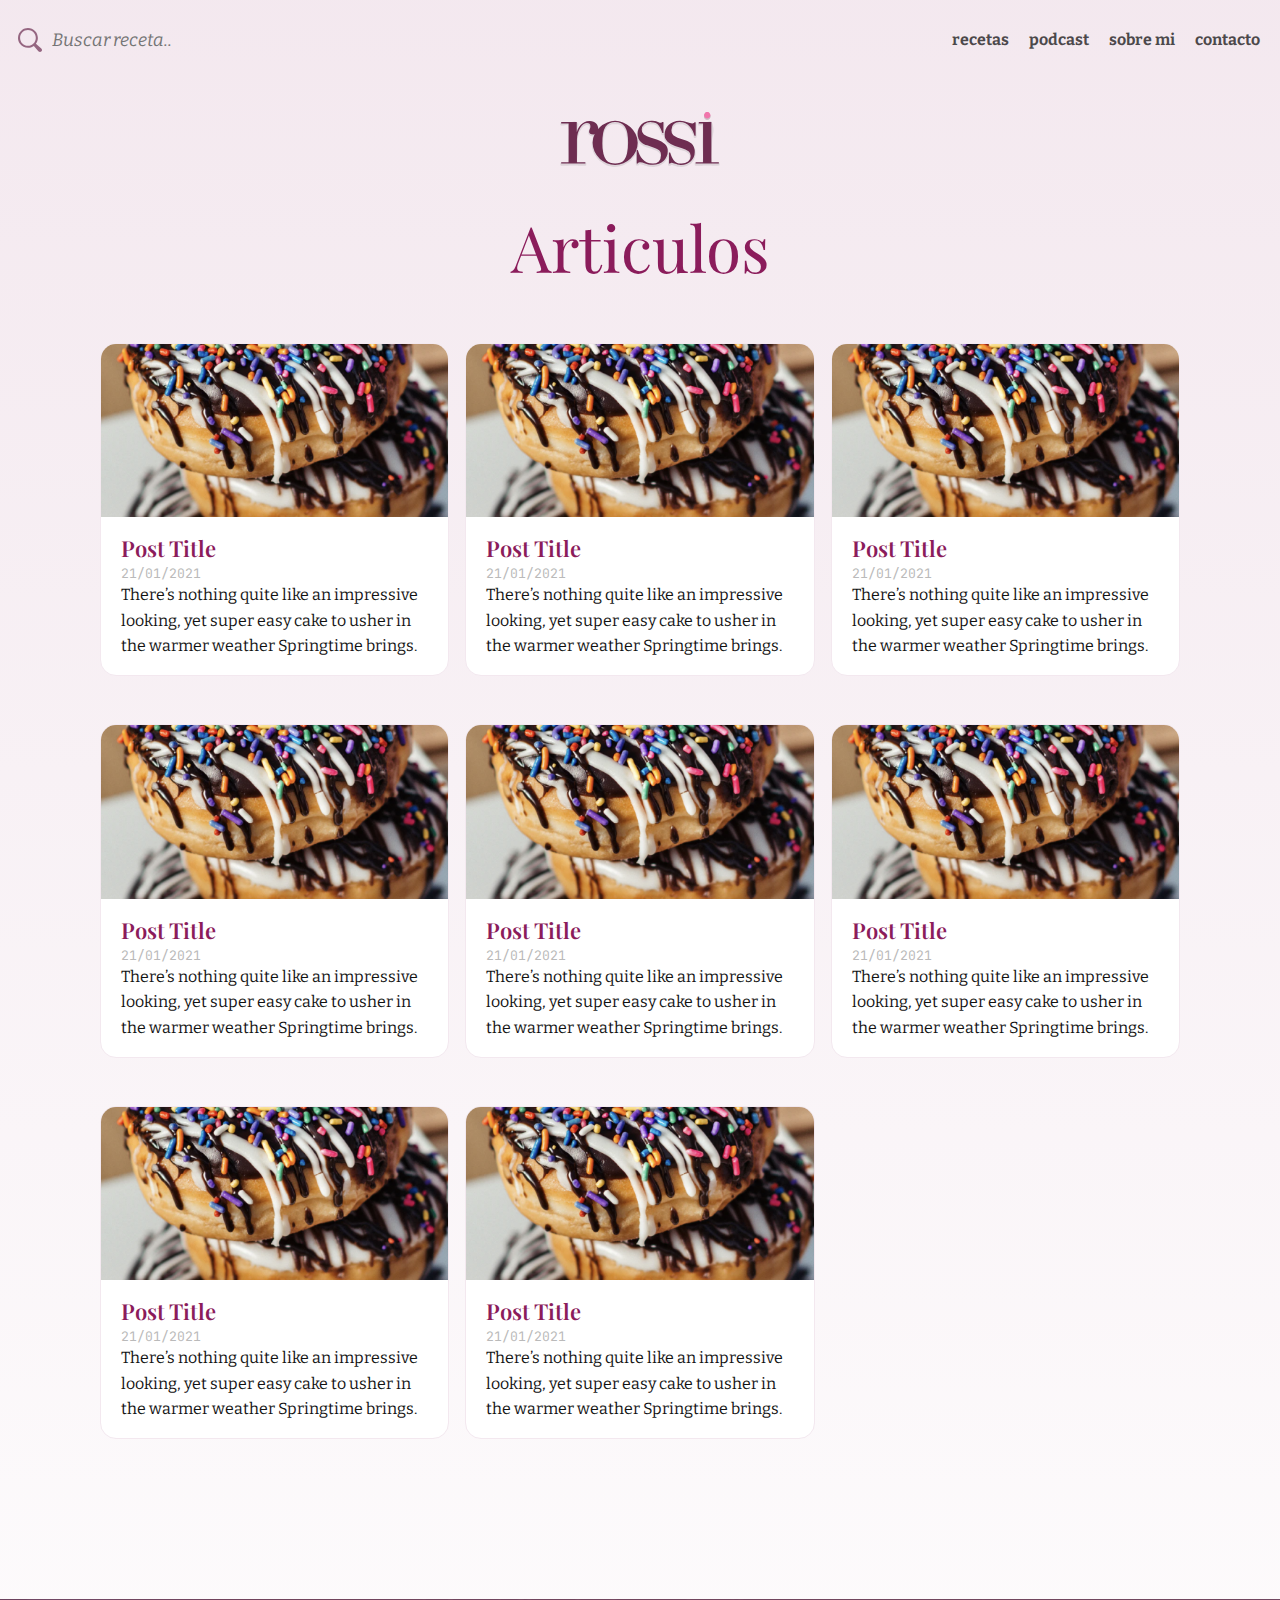
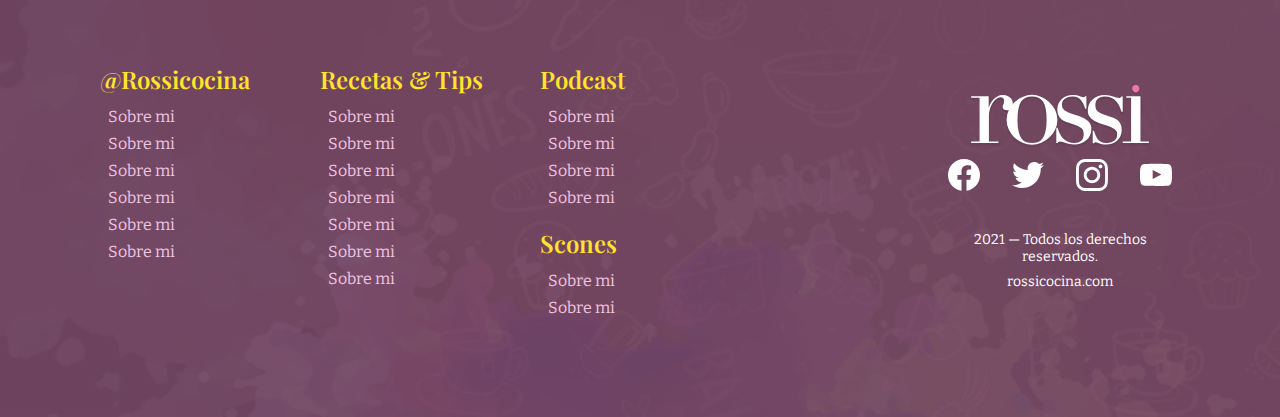
<file: archive.html>
<!DOCTYPE html>
<html lang="en" itemscope itemtype="https://schema.org/Blog">
  <head>
    <title>test</title>
    <meta name="viewport" content="width=device-width, initial-scale=1, maximum-scale=1" />
    <meta http-equiv="X-UA-Compatible" content="IE=Edge" />
    <meta charset="UTF-8">
    <link href="https://fonts.googleapis.com/css2?family=Bitter:ital,wght@0,400;0,700;1,400&family=JetBrains+Mono&family=Playfair+Display:ital,wght@0,600;0,700;1,900&display=swap" rel="stylesheet">
    <link rel="stylesheet" href="reset.css">
    <link rel="stylesheet" href="style.css">
  </head>
  <body class="page blog archive">
    <header>
      <div class="search input-container">
        <input type="text" value="" name="s" id="s" placeholder="Buscar receta.." />
      </div>
      <nav>
        <ul>
          <li><a href="#">Recetas</a></li>
          <li><a href="#">Podcast</a></li>
          <li><a href="#">Sobre Mi</a></li>
          <li><a href="#">Contacto</a></li>
        </ul>
      </nav>
    </header>
    <main>
      <div class="page-header">
        <a href="#">
          <object type="image/svg+xml" data="assets/rossi-logo.svg" class="logo">
            no-fallback
          </object>
        </a>
      </div>
      <section class="page-meta">
        <h1>Articulos</h1>
      </section>
      <section class="post-list">
        <article>
          <figure>
            <a href="#">
              <img src="assets/image1.png" alt="post title image"/>
            </a>
          </figure>
          <a href="#">
            <div>
              <h2>Post Title</h2>
              <time>21/01/2021</time>
              <p>There’s nothing quite like an impressive looking, yet super easy cake to usher in the warmer weather Springtime brings.</p>
            </div>
          </a>
        </article>
        <article>
          <figure>
            <a href="#">
              <img src="assets/image1.png" alt="post title image"/>
            </a>
          </figure>
          <a href="#">
            <div>
              <h2>Post Title</h2>
              <time>21/01/2021</time>
              <p>There’s nothing quite like an impressive looking, yet super easy cake to usher in the warmer weather Springtime brings.</p>
            </div>
          </a>
        </article>
        <article>
          <figure>
            <a href="#">
              <img src="assets/image1.png" alt="post title image"/>
            </a>
          </figure>
          <a href="#">
            <div>
              <h2>Post Title</h2>
              <time>21/01/2021</time>
              <p>There’s nothing quite like an impressive looking, yet super easy cake to usher in the warmer weather Springtime brings.</p>
            </div>
          </a>
        </article>
        <article>
          <figure>
            <a href="#">
              <img src="assets/image1.png" alt="post title image"/>
            </a>
          </figure>
          <a href="#">
            <div>
              <h2>Post Title</h2>
              <time>21/01/2021</time>
              <p>There’s nothing quite like an impressive looking, yet super easy cake to usher in the warmer weather Springtime brings.</p>
            </div>
          </a>
        </article>
        <article>
          <figure>
            <a href="#">
              <img src="assets/image1.png" alt="post title image"/>
            </a>
          </figure>
          <a href="#">
            <div>
              <h2>Post Title</h2>
              <time>21/01/2021</time>
              <p>There’s nothing quite like an impressive looking, yet super easy cake to usher in the warmer weather Springtime brings.</p>
            </div>
          </a>
        </article>
        <article>
          <figure>
            <a href="#">
              <img src="assets/image1.png" alt="post title image"/>
            </a>
          </figure>
          <a href="#">
            <div>
              <h2>Post Title</h2>
              <time>21/01/2021</time>
              <p>There’s nothing quite like an impressive looking, yet super easy cake to usher in the warmer weather Springtime brings.</p>
            </div>
          </a>
        </article>
        <article>
          <figure>
            <a href="#">
              <img src="assets/image1.png" alt="post title image"/>
            </a>
          </figure>
          <a href="#">
            <div>
              <h2>Post Title</h2>
              <time>21/01/2021</time>
              <p>There’s nothing quite like an impressive looking, yet super easy cake to usher in the warmer weather Springtime brings.</p>
            </div>
          </a>
        </article>
        <article>
          <figure>
            <a href="#">
              <img src="assets/image1.png" alt="post title image"/>
            </a>
          </figure>
          <a href="#">
            <div>
              <h2>Post Title</h2>
              <time>21/01/2021</time>
              <p>There’s nothing quite like an impressive looking, yet super easy cake to usher in the warmer weather Springtime brings.</p>
            </div>
          </a>
        </article>
      </section>
    </main>
    <footer>
      <section class="split">
        <div>
          <section>
            <h4>@Rossicocina</h4>
            <ul>
              <li><a href="#">Sobre mi</a></li>
              <li><a href="#">Sobre mi</a></li>
              <li><a href="#">Sobre mi</a></li>
              <li><a href="#">Sobre mi</a></li>
              <li><a href="#">Sobre mi</a></li>
              <li><a href="#">Sobre mi</a></li>
            </ul>
          </section>
          <section>
            <h4>Recetas & Tips</h4>
            <ul>
              <li><a href="#">Sobre mi</a></li>
              <li><a href="#">Sobre mi</a></li>
              <li><a href="#">Sobre mi</a></li>
              <li><a href="#">Sobre mi</a></li>
              <li><a href="#">Sobre mi</a></li>
              <li><a href="#">Sobre mi</a></li>
              <li><a href="#">Sobre mi</a></li>
            </ul>
          </section>
          <section class="split-column">
            <div>
              <h4>Podcast</h4>
              <ul>
                <li><a href="#">Sobre mi</a></li>
                <li><a href="#">Sobre mi</a></li>
                <li><a href="#">Sobre mi</a></li>
                <li><a href="#">Sobre mi</a></li>
              </ul>
            </div>
            <div>
              <h4>Scones</h4>
              <ul>
                <li><a href="#">Sobre mi</a></li>
                <li><a href="#">Sobre mi</a></li>
              </ul>
            </div>
          </section>
        </div>
        <div>
          <object type="image/svg+xml" data="assets/logo-white.svg" class="logo">
            no-fallback
          </object>
          <ul>
            <li>
              <a href="#">
                <svg width="48" height="48" viewBox="0 0 48 48" fill="none" xmlns="http://www.w3.org/2000/svg">
                  <path d="M48 24C48 10.7452 37.2548 0 24 0C10.7452 0 0 10.7452 0 24C0 35.9789 8.77641 45.908 20.25 47.7084V30.9375H14.1562V24H20.25V18.7125C20.25 12.6975 23.8331 9.375 29.3152 9.375C31.9402 9.375 34.6875 9.84375 34.6875 9.84375V15.75H31.6613C28.68 15.75 27.75 17.6002 27.75 19.5V24H34.4062L33.3422 30.9375H27.75V47.7084C39.2236 45.908 48 35.9789 48 24Z" fill="white"/>
                </svg>
              </a>
            </li>
            <li>
              <a href="#">
                <svg width="48" height="40" viewBox="0 0 48 40" fill="none" xmlns="http://www.w3.org/2000/svg">
                  <path d="M15.1003 39.5C33.2091 39.5 43.1166 24.4934 43.1166 11.4837C43.1166 11.0618 43.1072 10.6306 43.0884 10.2087C45.0157 8.81492 46.679 7.08851 48 5.1106C46.205 5.9092 44.2993 6.43076 42.3478 6.65747C44.4026 5.42582 45.9411 3.49094 46.6781 1.21153C44.7451 2.35711 42.6312 3.16522 40.4269 3.60122C38.9417 2.02312 36.978 0.978233 34.8394 0.628102C32.7008 0.277971 30.5064 0.642101 28.5955 1.66419C26.6846 2.68629 25.1636 4.30941 24.2677 6.28262C23.3718 8.25584 23.1509 10.4692 23.6391 12.5806C19.725 12.3842 15.8959 11.3674 12.4 9.5962C8.90405 7.82499 5.81939 5.33887 3.34594 2.29903C2.0888 4.46649 1.70411 7.03129 2.27006 9.47218C2.83601 11.9131 4.31013 14.0469 6.39281 15.44C4.82926 15.3903 3.29995 14.9694 1.93125 14.2118V14.3337C1.92985 16.6083 2.7162 18.8132 4.15662 20.5735C5.59704 22.3339 7.60265 23.5411 9.8325 23.99C8.38411 24.3863 6.86396 24.444 5.38969 24.1587C6.01891 26.1149 7.24315 27.8258 8.89154 29.0527C10.5399 30.2796 12.5302 30.9612 14.5847 31.0025C11.0968 33.7422 6.78835 35.2283 2.35313 35.2212C1.56657 35.22 0.780798 35.1718 0 35.0768C4.50571 37.9675 9.74706 39.5028 15.1003 39.5Z" fill="white"/>
                </svg>
              </a>
            </li>
            <li>
              <a href="#">
                <svg width="48" height="48" viewBox="0 0 48 48" fill="none" xmlns="http://www.w3.org/2000/svg">
                  <path fill-rule="evenodd" clip-rule="evenodd" d="M24 4.3219C30.4125 4.3219 31.1719 4.34998 33.6937 4.46252C36.0375 4.56567 37.3031 4.95935 38.1469 5.28748C39.2625 5.71875 40.0687 6.24377 40.9031 7.07812C41.7469 7.92188 42.2625 8.71875 42.6937 9.83435C43.0219 10.6781 43.4156 11.9531 43.5187 14.2875C43.6312 16.8187 43.6594 17.5781 43.6594 23.9812C43.6594 30.3938 43.6312 31.1531 43.5187 33.675C43.4156 36.0188 43.0219 37.2844 42.6937 38.1282C42.2625 39.2438 41.7375 40.05 40.9031 40.8844C40.0594 41.7281 39.2625 42.2438 38.1469 42.675C37.3031 43.0032 36.0281 43.3969 33.6937 43.5C31.1625 43.6125 30.4031 43.6406 24 43.6406C17.5875 43.6406 16.8281 43.6125 14.3063 43.5C11.9625 43.3969 10.6969 43.0032 9.85315 42.675C8.73749 42.2438 7.93127 41.7188 7.09686 40.8844C6.25311 40.0406 5.73749 39.2438 5.30627 38.1282C4.97815 37.2844 4.58435 36.0094 4.48126 33.675C4.36877 31.1438 4.34064 30.3844 4.34064 23.9812C4.34064 17.5687 4.36877 16.8093 4.48126 14.2875C4.58435 11.9437 4.97815 10.6781 5.30627 9.83435C5.73749 8.71875 6.26251 7.91248 7.09686 7.07812C7.94061 6.23438 8.73749 5.71875 9.85315 5.28748C10.6969 4.95935 11.9719 4.56567 14.3063 4.46252C16.8281 4.34998 17.5875 4.3219 24 4.3219ZM24 0C17.4844 0 16.6688 0.0280762 14.1094 0.140625C11.5594 0.253174 9.80627 0.665649 8.28748 1.25623C6.70312 1.875 5.36249 2.69067 4.03125 4.03125C2.69061 5.36255 1.875 6.70312 1.25623 8.27808C0.665649 9.80627 0.253113 11.55 0.140625 14.1C0.0281372 16.6687 0 17.4844 0 24C0 30.5156 0.0281372 31.3313 0.140625 33.8906C0.253113 36.4407 0.665649 38.1937 1.25623 39.7125C1.875 41.2969 2.69061 42.6375 4.03125 43.9688C5.36249 45.3 6.70312 46.125 8.27814 46.7344C9.80627 47.325 11.55 47.7375 14.1 47.85C16.6594 47.9625 17.475 47.9906 23.9906 47.9906C30.5062 47.9906 31.3219 47.9625 33.8812 47.85C36.4313 47.7375 38.1844 47.325 39.7031 46.7344C41.2781 46.125 42.6188 45.3 43.95 43.9688C45.2812 42.6375 46.1063 41.2969 46.7156 39.7219C47.3063 38.1937 47.7188 36.45 47.8312 33.9C47.9437 31.3406 47.9719 30.525 47.9719 24.0094C47.9719 17.4938 47.9437 16.6781 47.8312 14.1188C47.7188 11.5687 47.3063 9.81567 46.7156 8.29688C46.125 6.70312 45.3094 5.36255 43.9688 4.03125C42.6375 2.69995 41.2969 1.875 39.7219 1.26562C38.1937 0.675049 36.45 0.262451 33.9 0.150024C31.3312 0.0280762 30.5156 0 24 0ZM24 11.6719C17.1937 11.6719 11.6719 17.1937 11.6719 24C11.6719 30.8063 17.1937 36.3281 24 36.3281C30.8063 36.3281 36.3281 30.8063 36.3281 24C36.3281 17.1937 30.8063 11.6719 24 11.6719ZM24 31.9968C19.5844 31.9968 16.0031 28.4156 16.0031 24C16.0031 19.5844 19.5844 16.0032 24 16.0032C28.4156 16.0032 31.9969 19.5844 31.9969 24C31.9969 28.4156 28.4156 31.9968 24 31.9968ZM36.8156 14.0624C38.4 14.0624 39.6937 12.7781 39.6937 11.1843C39.6937 9.59985 38.4 8.30615 36.8156 8.30615C35.2313 8.30615 33.9375 9.59058 33.9375 11.1843C33.9375 12.7687 35.2219 14.0624 36.8156 14.0624Z" fill="white"/>
                </svg>
              </a>
            </li>
            <li>
              <a href="#">
                <svg width="48" height="34" viewBox="0 0 48 34" fill="none" xmlns="http://www.w3.org/2000/svg">
                  <path d="M47.5219 7.28438C47.5219 7.28438 47.0531 3.975 45.6094 2.52188C43.7812 0.609375 41.7375 0.6 40.8 0.4875C34.0875 -2.68221e-07 24.0094 0 24.0094 0H23.9906C23.9906 0 13.9125 -2.68221e-07 7.2 0.4875C6.2625 0.6 4.21875 0.609375 2.39062 2.52188C0.946875 3.975 0.4875 7.28438 0.4875 7.28438C0.4875 7.28438 0 11.175 0 15.0563V18.6937C0 22.575 0.478125 26.4656 0.478125 26.4656C0.478125 26.4656 0.946875 29.775 2.38125 31.2281C4.20937 33.1406 6.60938 33.075 7.67813 33.2812C11.5219 33.6469 24 33.7594 24 33.7594C24 33.7594 34.0875 33.7406 40.8 33.2625C41.7375 33.15 43.7812 33.1406 45.6094 31.2281C47.0531 29.775 47.5219 26.4656 47.5219 26.4656C47.5219 26.4656 48 22.5844 48 18.6937V15.0563C48 11.175 47.5219 7.28438 47.5219 7.28438ZM19.0406 23.1094V9.61875L32.0062 16.3875L19.0406 23.1094Z" fill="white"/>
                </svg>
              </a>
            </li>
          </ul>
          <small>2021 — Todos los derechos reservados.</small>
          <small>rossicocina.com</small>
        </div>
      </section>
    </footer>
  </body>
</html>
</file>
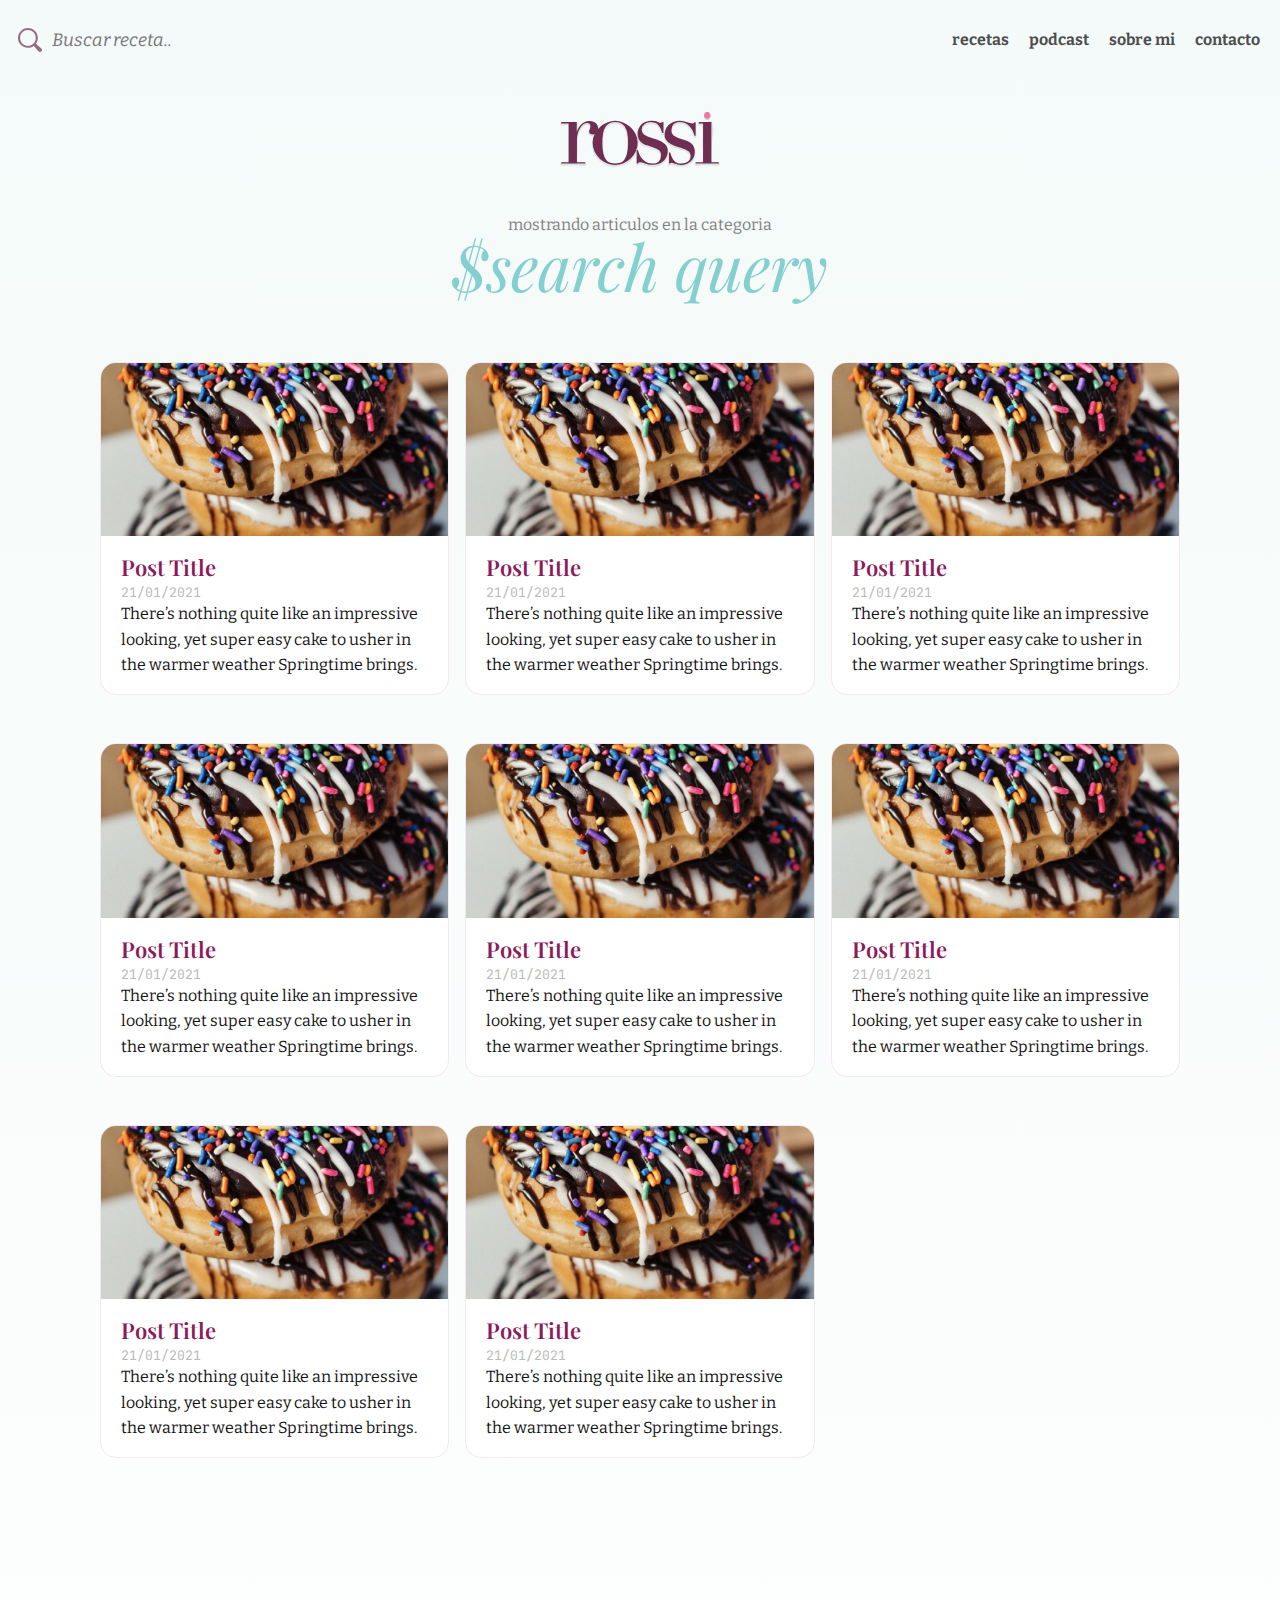
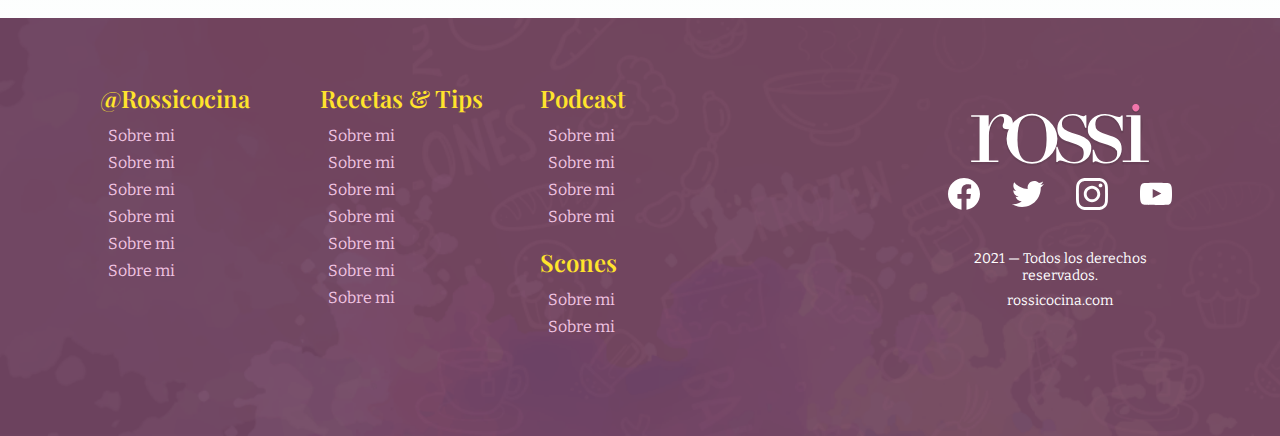
<file: category.html>
<!DOCTYPE html>
<html lang="en" itemscope itemtype="https://schema.org/Blog">
  <head>
    <title>test</title>
    <meta name="viewport" content="width=device-width, initial-scale=1, maximum-scale=1" />
    <meta http-equiv="X-UA-Compatible" content="IE=Edge" />
    <meta charset="UTF-8">
    <link href="https://fonts.googleapis.com/css2?family=Bitter:ital,wght@0,400;0,700;1,400&family=JetBrains+Mono&family=Playfair+Display:ital,wght@0,600;0,700;1,900&display=swap" rel="stylesheet">
    <link rel="stylesheet" href="reset.css">
    <link rel="stylesheet" href="style.css">
  </head>
  <body class="page category">
    <header>
      <div class="search input-container">
        <input type="text" value="" name="s" id="s" placeholder="Buscar receta.." />
      </div>
      <nav>
        <ul>
          <li><a href="#">Recetas</a></li>
          <li><a href="#">Podcast</a></li>
          <li><a href="#">Sobre Mi</a></li>
          <li><a href="#">Contacto</a></li>
        </ul>
      </nav>
    </header>
    <main>
      <div class="page-header">
        <a href="#">
          <object type="image/svg+xml" data="assets/rossi-logo.svg" class="logo">
            no-fallback
          </object>
        </a>
      </div>
      <section class="page-meta">
        <h4>Mostrando Articulos en la Categoria</h4>
        <h1>$search query</h1>
      </section>
      <section class="post-list">
        <article>
          <figure>
            <a href="#">
              <img src="assets/image1.png" alt="post title image"/>
            </a>
          </figure>
          <a href="#">
            <div>
              <h2>Post Title</h2>
              <time>21/01/2021</time>
              <p>There’s nothing quite like an impressive looking, yet super easy cake to usher in the warmer weather Springtime brings.</p>
            </div>
          </a>
        </article>
        <article>
          <figure>
            <a href="#">
              <img src="assets/image1.png" alt="post title image"/>
            </a>
          </figure>
          <a href="#">
            <div>
              <h2>Post Title</h2>
              <time>21/01/2021</time>
              <p>There’s nothing quite like an impressive looking, yet super easy cake to usher in the warmer weather Springtime brings.</p>
            </div>
          </a>
        </article>
        <article>
          <figure>
            <a href="#">
              <img src="assets/image1.png" alt="post title image"/>
            </a>
          </figure>
          <a href="#">
            <div>
              <h2>Post Title</h2>
              <time>21/01/2021</time>
              <p>There’s nothing quite like an impressive looking, yet super easy cake to usher in the warmer weather Springtime brings.</p>
            </div>
          </a>
        </article>
        <article>
          <figure>
            <a href="#">
              <img src="assets/image1.png" alt="post title image"/>
            </a>
          </figure>
          <a href="#">
            <div>
              <h2>Post Title</h2>
              <time>21/01/2021</time>
              <p>There’s nothing quite like an impressive looking, yet super easy cake to usher in the warmer weather Springtime brings.</p>
            </div>
          </a>
        </article>
        <article>
          <figure>
            <a href="#">
              <img src="assets/image1.png" alt="post title image"/>
            </a>
          </figure>
          <a href="#">
            <div>
              <h2>Post Title</h2>
              <time>21/01/2021</time>
              <p>There’s nothing quite like an impressive looking, yet super easy cake to usher in the warmer weather Springtime brings.</p>
            </div>
          </a>
        </article>
        <article>
          <figure>
            <a href="#">
              <img src="assets/image1.png" alt="post title image"/>
            </a>
          </figure>
          <a href="#">
            <div>
              <h2>Post Title</h2>
              <time>21/01/2021</time>
              <p>There’s nothing quite like an impressive looking, yet super easy cake to usher in the warmer weather Springtime brings.</p>
            </div>
          </a>
        </article>
        <article>
          <figure>
            <a href="#">
              <img src="assets/image1.png" alt="post title image"/>
            </a>
          </figure>
          <a href="#">
            <div>
              <h2>Post Title</h2>
              <time>21/01/2021</time>
              <p>There’s nothing quite like an impressive looking, yet super easy cake to usher in the warmer weather Springtime brings.</p>
            </div>
          </a>
        </article>
        <article>
          <figure>
            <a href="#">
              <img src="assets/image1.png" alt="post title image"/>
            </a>
          </figure>
          <a href="#">
            <div>
              <h2>Post Title</h2>
              <time>21/01/2021</time>
              <p>There’s nothing quite like an impressive looking, yet super easy cake to usher in the warmer weather Springtime brings.</p>
            </div>
          </a>
        </article>
      </section>
    </main>
    <footer>
      <section class="split">
        <div>
          <section>
            <h4>@Rossicocina</h4>
            <ul>
              <li><a href="#">Sobre mi</a></li>
              <li><a href="#">Sobre mi</a></li>
              <li><a href="#">Sobre mi</a></li>
              <li><a href="#">Sobre mi</a></li>
              <li><a href="#">Sobre mi</a></li>
              <li><a href="#">Sobre mi</a></li>
            </ul>
          </section>
          <section>
            <h4>Recetas & Tips</h4>
            <ul>
              <li><a href="#">Sobre mi</a></li>
              <li><a href="#">Sobre mi</a></li>
              <li><a href="#">Sobre mi</a></li>
              <li><a href="#">Sobre mi</a></li>
              <li><a href="#">Sobre mi</a></li>
              <li><a href="#">Sobre mi</a></li>
              <li><a href="#">Sobre mi</a></li>
            </ul>
          </section>
          <section class="split-column">
            <div>
              <h4>Podcast</h4>
              <ul>
                <li><a href="#">Sobre mi</a></li>
                <li><a href="#">Sobre mi</a></li>
                <li><a href="#">Sobre mi</a></li>
                <li><a href="#">Sobre mi</a></li>
              </ul>
            </div>
            <div>
              <h4>Scones</h4>
              <ul>
                <li><a href="#">Sobre mi</a></li>
                <li><a href="#">Sobre mi</a></li>
              </ul>
            </div>
          </section>
        </div>
        <div>
          <object type="image/svg+xml" data="assets/logo-white.svg" class="logo">
            no-fallback
          </object>
          <ul>
            <li>
              <a href="#">
                <svg width="48" height="48" viewBox="0 0 48 48" fill="none" xmlns="http://www.w3.org/2000/svg">
                  <path d="M48 24C48 10.7452 37.2548 0 24 0C10.7452 0 0 10.7452 0 24C0 35.9789 8.77641 45.908 20.25 47.7084V30.9375H14.1562V24H20.25V18.7125C20.25 12.6975 23.8331 9.375 29.3152 9.375C31.9402 9.375 34.6875 9.84375 34.6875 9.84375V15.75H31.6613C28.68 15.75 27.75 17.6002 27.75 19.5V24H34.4062L33.3422 30.9375H27.75V47.7084C39.2236 45.908 48 35.9789 48 24Z" fill="white"/>
                </svg>
              </a>
            </li>
            <li>
              <a href="#">
                <svg width="48" height="40" viewBox="0 0 48 40" fill="none" xmlns="http://www.w3.org/2000/svg">
                  <path d="M15.1003 39.5C33.2091 39.5 43.1166 24.4934 43.1166 11.4837C43.1166 11.0618 43.1072 10.6306 43.0884 10.2087C45.0157 8.81492 46.679 7.08851 48 5.1106C46.205 5.9092 44.2993 6.43076 42.3478 6.65747C44.4026 5.42582 45.9411 3.49094 46.6781 1.21153C44.7451 2.35711 42.6312 3.16522 40.4269 3.60122C38.9417 2.02312 36.978 0.978233 34.8394 0.628102C32.7008 0.277971 30.5064 0.642101 28.5955 1.66419C26.6846 2.68629 25.1636 4.30941 24.2677 6.28262C23.3718 8.25584 23.1509 10.4692 23.6391 12.5806C19.725 12.3842 15.8959 11.3674 12.4 9.5962C8.90405 7.82499 5.81939 5.33887 3.34594 2.29903C2.0888 4.46649 1.70411 7.03129 2.27006 9.47218C2.83601 11.9131 4.31013 14.0469 6.39281 15.44C4.82926 15.3903 3.29995 14.9694 1.93125 14.2118V14.3337C1.92985 16.6083 2.7162 18.8132 4.15662 20.5735C5.59704 22.3339 7.60265 23.5411 9.8325 23.99C8.38411 24.3863 6.86396 24.444 5.38969 24.1587C6.01891 26.1149 7.24315 27.8258 8.89154 29.0527C10.5399 30.2796 12.5302 30.9612 14.5847 31.0025C11.0968 33.7422 6.78835 35.2283 2.35313 35.2212C1.56657 35.22 0.780798 35.1718 0 35.0768C4.50571 37.9675 9.74706 39.5028 15.1003 39.5Z" fill="white"/>
                </svg>
              </a>
            </li>
            <li>
              <a href="#">
                <svg width="48" height="48" viewBox="0 0 48 48" fill="none" xmlns="http://www.w3.org/2000/svg">
                  <path fill-rule="evenodd" clip-rule="evenodd" d="M24 4.3219C30.4125 4.3219 31.1719 4.34998 33.6937 4.46252C36.0375 4.56567 37.3031 4.95935 38.1469 5.28748C39.2625 5.71875 40.0687 6.24377 40.9031 7.07812C41.7469 7.92188 42.2625 8.71875 42.6937 9.83435C43.0219 10.6781 43.4156 11.9531 43.5187 14.2875C43.6312 16.8187 43.6594 17.5781 43.6594 23.9812C43.6594 30.3938 43.6312 31.1531 43.5187 33.675C43.4156 36.0188 43.0219 37.2844 42.6937 38.1282C42.2625 39.2438 41.7375 40.05 40.9031 40.8844C40.0594 41.7281 39.2625 42.2438 38.1469 42.675C37.3031 43.0032 36.0281 43.3969 33.6937 43.5C31.1625 43.6125 30.4031 43.6406 24 43.6406C17.5875 43.6406 16.8281 43.6125 14.3063 43.5C11.9625 43.3969 10.6969 43.0032 9.85315 42.675C8.73749 42.2438 7.93127 41.7188 7.09686 40.8844C6.25311 40.0406 5.73749 39.2438 5.30627 38.1282C4.97815 37.2844 4.58435 36.0094 4.48126 33.675C4.36877 31.1438 4.34064 30.3844 4.34064 23.9812C4.34064 17.5687 4.36877 16.8093 4.48126 14.2875C4.58435 11.9437 4.97815 10.6781 5.30627 9.83435C5.73749 8.71875 6.26251 7.91248 7.09686 7.07812C7.94061 6.23438 8.73749 5.71875 9.85315 5.28748C10.6969 4.95935 11.9719 4.56567 14.3063 4.46252C16.8281 4.34998 17.5875 4.3219 24 4.3219ZM24 0C17.4844 0 16.6688 0.0280762 14.1094 0.140625C11.5594 0.253174 9.80627 0.665649 8.28748 1.25623C6.70312 1.875 5.36249 2.69067 4.03125 4.03125C2.69061 5.36255 1.875 6.70312 1.25623 8.27808C0.665649 9.80627 0.253113 11.55 0.140625 14.1C0.0281372 16.6687 0 17.4844 0 24C0 30.5156 0.0281372 31.3313 0.140625 33.8906C0.253113 36.4407 0.665649 38.1937 1.25623 39.7125C1.875 41.2969 2.69061 42.6375 4.03125 43.9688C5.36249 45.3 6.70312 46.125 8.27814 46.7344C9.80627 47.325 11.55 47.7375 14.1 47.85C16.6594 47.9625 17.475 47.9906 23.9906 47.9906C30.5062 47.9906 31.3219 47.9625 33.8812 47.85C36.4313 47.7375 38.1844 47.325 39.7031 46.7344C41.2781 46.125 42.6188 45.3 43.95 43.9688C45.2812 42.6375 46.1063 41.2969 46.7156 39.7219C47.3063 38.1937 47.7188 36.45 47.8312 33.9C47.9437 31.3406 47.9719 30.525 47.9719 24.0094C47.9719 17.4938 47.9437 16.6781 47.8312 14.1188C47.7188 11.5687 47.3063 9.81567 46.7156 8.29688C46.125 6.70312 45.3094 5.36255 43.9688 4.03125C42.6375 2.69995 41.2969 1.875 39.7219 1.26562C38.1937 0.675049 36.45 0.262451 33.9 0.150024C31.3312 0.0280762 30.5156 0 24 0ZM24 11.6719C17.1937 11.6719 11.6719 17.1937 11.6719 24C11.6719 30.8063 17.1937 36.3281 24 36.3281C30.8063 36.3281 36.3281 30.8063 36.3281 24C36.3281 17.1937 30.8063 11.6719 24 11.6719ZM24 31.9968C19.5844 31.9968 16.0031 28.4156 16.0031 24C16.0031 19.5844 19.5844 16.0032 24 16.0032C28.4156 16.0032 31.9969 19.5844 31.9969 24C31.9969 28.4156 28.4156 31.9968 24 31.9968ZM36.8156 14.0624C38.4 14.0624 39.6937 12.7781 39.6937 11.1843C39.6937 9.59985 38.4 8.30615 36.8156 8.30615C35.2313 8.30615 33.9375 9.59058 33.9375 11.1843C33.9375 12.7687 35.2219 14.0624 36.8156 14.0624Z" fill="white"/>
                </svg>
              </a>
            </li>
            <li>
              <a href="#">
                <svg width="48" height="34" viewBox="0 0 48 34" fill="none" xmlns="http://www.w3.org/2000/svg">
                  <path d="M47.5219 7.28438C47.5219 7.28438 47.0531 3.975 45.6094 2.52188C43.7812 0.609375 41.7375 0.6 40.8 0.4875C34.0875 -2.68221e-07 24.0094 0 24.0094 0H23.9906C23.9906 0 13.9125 -2.68221e-07 7.2 0.4875C6.2625 0.6 4.21875 0.609375 2.39062 2.52188C0.946875 3.975 0.4875 7.28438 0.4875 7.28438C0.4875 7.28438 0 11.175 0 15.0563V18.6937C0 22.575 0.478125 26.4656 0.478125 26.4656C0.478125 26.4656 0.946875 29.775 2.38125 31.2281C4.20937 33.1406 6.60938 33.075 7.67813 33.2812C11.5219 33.6469 24 33.7594 24 33.7594C24 33.7594 34.0875 33.7406 40.8 33.2625C41.7375 33.15 43.7812 33.1406 45.6094 31.2281C47.0531 29.775 47.5219 26.4656 47.5219 26.4656C47.5219 26.4656 48 22.5844 48 18.6937V15.0563C48 11.175 47.5219 7.28438 47.5219 7.28438ZM19.0406 23.1094V9.61875L32.0062 16.3875L19.0406 23.1094Z" fill="white"/>
                </svg>
              </a>
            </li>
          </ul>
          <small>2021 — Todos los derechos reservados.</small>
          <small>rossicocina.com</small>
        </div>
      </section>
    </footer>
  </body>
</html>
</file>
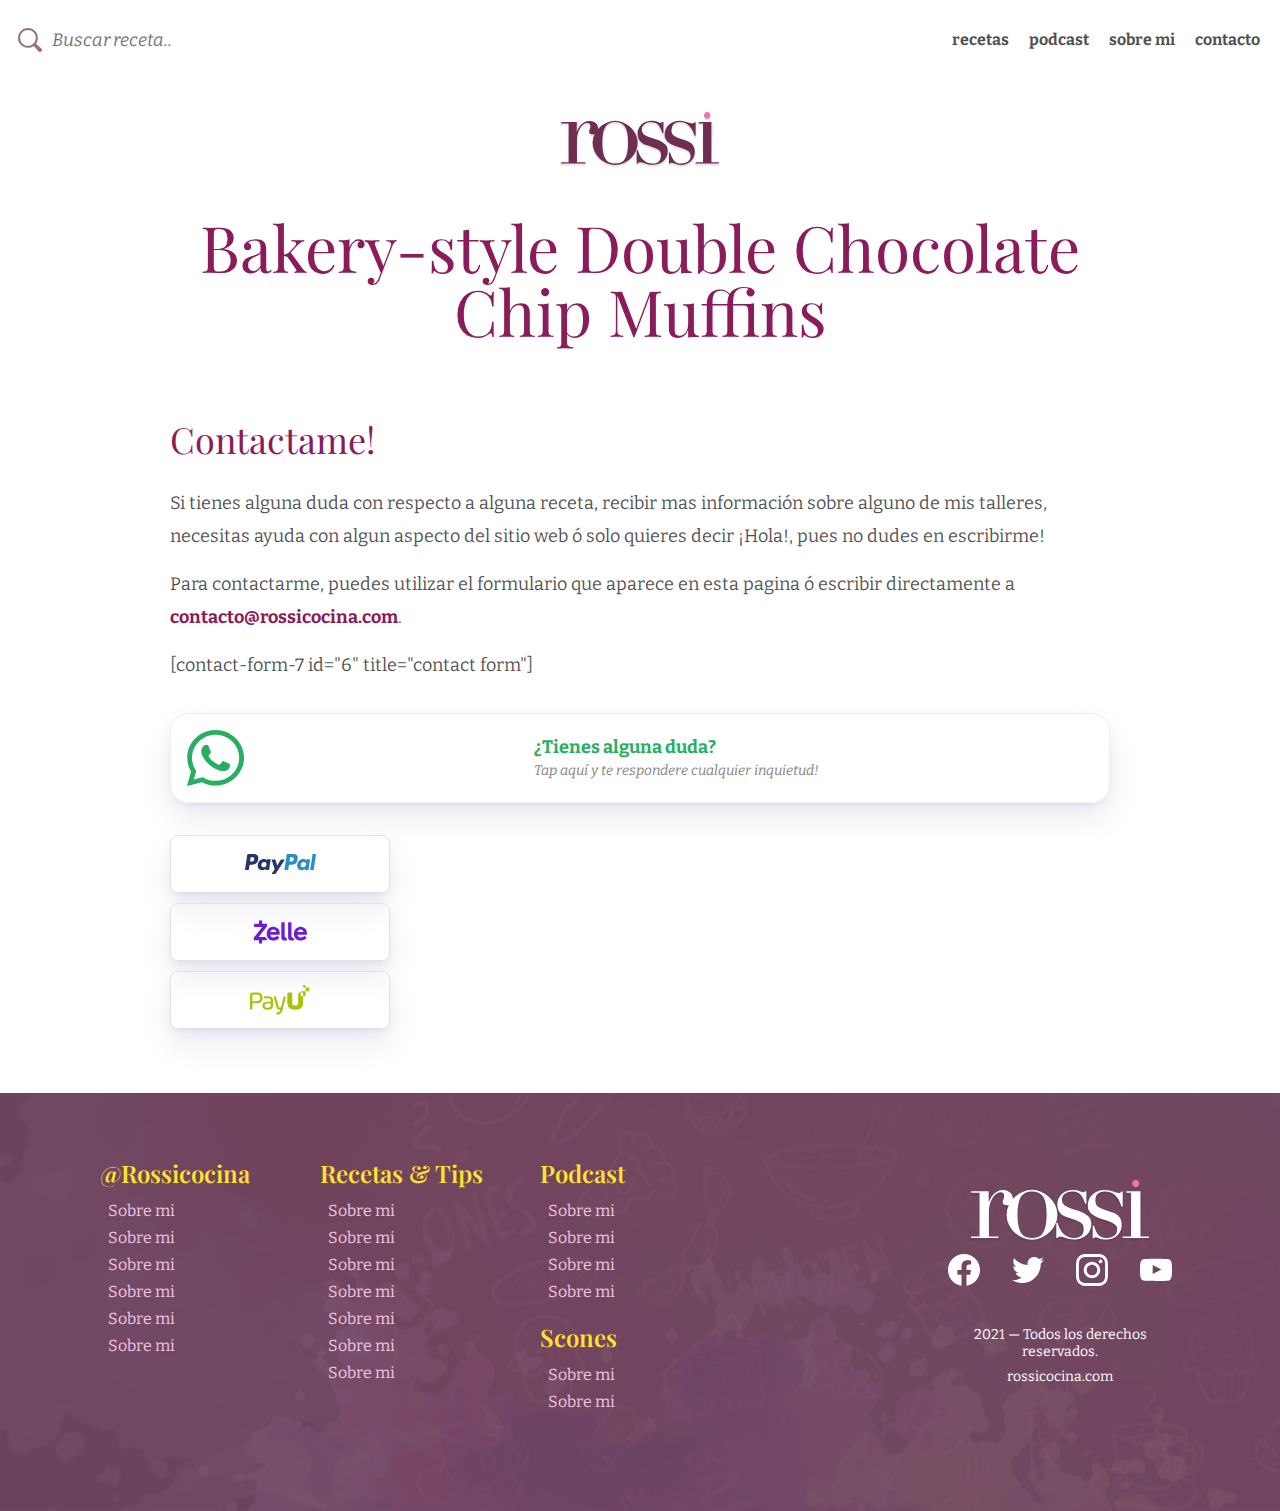
<file: page.html>
<!DOCTYPE html>
<html lang="en" itemscope itemtype="https://schema.org/Blog">
  <head>
    <title>test</title>
    <meta name="viewport" content="width=device-width, initial-scale=1, maximum-scale=1" />
    <meta http-equiv="X-UA-Compatible" content="IE=Edge" />
    <meta charset="UTF-8">
    <link href="https://fonts.googleapis.com/css2?family=Bitter:ital,wght@0,400;0,700;1,400&family=JetBrains+Mono&family=Playfair+Display:ital,wght@0,600;0,700;1,900&display=swap" rel="stylesheet">
    <link rel="stylesheet" href="reset.css">
    <link rel="stylesheet" href="style.css">
  </head>
  <body class="page">
    <header>
      <div class="search input-container">
        <input type="text" value="" name="s" id="s" placeholder="Buscar receta.." />
      </div>
      <nav>
        <ul>
          <li><a href="#">Recetas</a></li>
          <li><a href="#">Podcast</a></li>
          <li><a href="#">Sobre Mi</a></li>
          <li><a href="#">Contacto</a></li>
        </ul>
      </nav>
    </header>
    <main>
      <div class="page-header">
        <a href="#">
          <object type="image/svg+xml" data="assets/rossi-logo.svg" class="logo">
            no-fallback
          </object>
        </a>
      </div>
      <article>
        <section class="page-meta">
          <h1>
            <a href="#">
              Bakery-style Double Chocolate Chip Muffins
            </a>
          </h1>
        </section>
        <div class="content">
         <div class="wp-block-columns">
           <div class="wp-block-column">
             <h2>Contactame!</h2>
             <p>Si tienes alguna duda con respecto a alguna receta, recibir mas información sobre alguno de mis talleres, necesitas ayuda con algun aspecto del sitio web ó solo quieres decir ¡Hola!, pues no dudes en escribirme!</p>
             <p>Para contactarme, puedes utilizar el formulario que aparece en esta pagina ó escribir directamente a <a href="mailto:contacto@rossicocina.com">contacto@rossicocina.com</a>.</p>
           </div>
           <div class="wp-block-column">
             [contact-form-7 id="6" title="contact form"]
           </div>
          </div>
          <div class="wa-block">
            <a href="https://wa.link/sr2vm6" target="_blank">
              <figure>
                <svg width="57" height="56" viewBox="0 0 57 56" fill="none" xmlns="http://www.w3.org/2000/svg">
                  <path d="M15.0563 52.1493C19.2 54.368 23.8687 55.5233 28.6125 55.5233H28.6312C44.2687 55.5233 57 43.0727 57 27.78C57 20.372 54.0562 13.3857 48.6937 8.14145C43.3312 2.89718 36.2062 0 28.6125 0C12.975 0 0.243752 12.4506 0.243752 27.7433C0.243752 32.6392 1.55625 37.4067 4.03125 41.6241L0 56L15.0563 52.1493ZM28.6312 4.69417C34.9312 4.69417 40.8562 7.09627 45.3 11.4604C49.7437 15.8245 52.2 21.6189 52.2 27.78C52.2 40.5056 41.6062 50.8474 28.6125 50.8474H28.5938C24.3563 50.8474 20.2125 49.7289 16.5938 47.6385L15.7313 47.1434L6.80625 49.4355L9.1875 40.9273L8.625 40.0472C6.2625 36.3798 5.025 32.1257 5.025 27.78C5.04375 15.036 15.6187 4.69417 28.6312 4.69417ZM29.2125 39.222C30.9 39.9371 32.2312 40.3589 33.2625 40.6889C34.9687 41.2207 36.5062 41.1473 37.725 40.964C39.0937 40.7623 41.925 39.2953 42.5062 37.6634C43.1062 36.0498 43.1062 34.6562 42.9187 34.3628C42.75 34.0694 42.2625 33.9044 41.5687 33.556C40.8562 33.2076 37.3687 31.539 36.7312 31.3006C36.075 31.0622 35.6062 30.9522 35.1375 31.649C34.6687 32.3458 33.3 33.9044 32.8875 34.3628C32.475 34.8212 32.0625 34.8762 31.35 34.5278C30.6375 34.1794 28.35 33.446 25.65 31.0806C23.55 29.2469 22.125 26.9732 21.7125 26.2764C21.3 25.5796 21.675 25.2128 22.0313 24.8644C22.35 24.5527 22.7437 24.0576 23.1 23.6542C23.4562 23.2508 23.5688 22.9574 23.8125 22.499C24.0563 22.0406 23.925 21.6372 23.7562 21.2888C23.5875 20.9404 22.1625 17.5298 21.5625 16.1362C20.9813 14.7793 20.4 14.9627 19.9688 14.9443C19.5563 14.926 19.0875 14.926 18.6187 14.926C18.15 14.926 17.3812 15.091 16.725 15.7878C16.0687 16.4846 14.25 18.1532 14.25 21.5639C14.25 24.9745 16.7813 28.2751 17.1375 28.7335C17.4563 29.2286 22.0875 36.2331 29.2125 39.222Z" fill="#27AE60"/>
                  </svg>
              </figure>
              <div>
                <h3>¿Tienes alguna duda?</h3>
                <p>Tap aquí y te respondere cualquier inquietud!</p>
              </div>
            </a>
          </div>
          <div>
            <a href="#" class="payment-button" target="_blank">
              <svg width="71" height="20" viewBox="0 0 71 20" fill="none" xmlns="http://www.w3.org/2000/svg">
                <path fill-rule="evenodd" clip-rule="evenodd" d="M8.53022 0H3.00125C2.62285 0 2.30107 0.288457 2.24196 0.680511L0.00578386 15.5567C-0.0386001 15.8504 0.178111 16.1149 0.461851 16.1149H3.10134C3.47973 16.1149 3.80152 15.8266 3.86062 15.4339L4.46365 11.4214C4.52185 11.0286 4.84431 10.7402 5.22203 10.7402H6.97225C10.6142 10.7402 12.7161 8.89084 13.2653 5.22644C13.5125 3.62306 13.2757 2.36349 12.5601 1.48125C11.7743 0.512522 10.3805 0 8.53022 0ZM9.16772 5.43334C8.86541 7.51503 7.34956 7.51503 5.88399 7.51503H5.04953L5.6349 3.62727C5.66977 3.39228 5.86361 3.2193 6.09006 3.2193H6.47253C7.47094 3.2193 8.41274 3.2193 8.89938 3.81641C9.18968 4.17258 9.27845 4.70198 9.16772 5.43334V5.43334Z" fill="#28356A"/>
                <path fill-rule="evenodd" clip-rule="evenodd" d="M25.1985 5.2538H22.5509C22.3253 5.2538 22.1304 5.42678 22.0957 5.66178L21.9784 6.43876L21.7934 6.15719C21.2203 5.28422 19.942 4.99243 18.6664 4.99243C15.7404 4.99243 13.2416 7.31767 12.755 10.5793C12.502 12.2062 12.8616 13.7621 13.7414 14.847C14.5482 15.8445 15.7026 16.2603 17.076 16.2603C19.4336 16.2603 20.7407 14.6698 20.7407 14.6698L20.6227 15.4418C20.5783 15.7369 20.795 16.0016 21.0772 16.0016H23.4619C23.8412 16.0016 24.1614 15.7131 24.2212 15.3203L25.6521 5.81194C25.6974 5.51921 25.4814 5.2538 25.1985 5.2538ZM21.5078 10.6608C21.2524 12.2478 20.052 13.3132 18.5207 13.3132C17.7519 13.3132 17.1376 13.0545 16.7429 12.5643C16.3516 12.0774 16.203 11.3843 16.3274 10.6123C16.566 9.03888 17.7866 7.93851 19.2945 7.93851C20.0463 7.93851 20.6575 8.20083 21.0601 8.69506C21.4634 9.19475 21.6235 9.89213 21.5078 10.6608V10.6608Z" fill="#28356A"/>
                <path fill-rule="evenodd" clip-rule="evenodd" d="M39.0956 5.49194H36.4348C36.181 5.49194 35.9425 5.62429 35.7988 5.84574L32.1291 11.5172L30.5737 6.06696C30.4758 5.72599 30.176 5.49194 29.8364 5.49194H27.222C26.9041 5.49194 26.6835 5.8177 26.7845 6.13159L29.7152 15.1555L26.96 19.2367C26.7433 19.5581 26.9616 20.0001 27.3359 20.0001H29.9933C30.2455 20.0001 30.4815 19.8711 30.6246 19.6541L39.4738 6.2511C39.6857 5.93057 39.4681 5.49194 39.0956 5.49194" fill="#28356A"/>
                <path fill-rule="evenodd" clip-rule="evenodd" d="M47.9653 0H42.4356C42.0582 0 41.7364 0.288457 41.6773 0.680511L39.4411 15.5567C39.3967 15.8504 39.6134 16.1149 39.8956 16.1149H42.7332C42.9966 16.1149 43.2221 15.9131 43.2633 15.6382L43.898 11.4214C43.9562 11.0286 44.2789 10.7402 44.6564 10.7402H46.406C50.0486 10.7402 52.1498 8.89084 52.6997 5.22644C52.9478 3.62306 52.7094 2.36349 51.9938 1.48125C51.2087 0.512522 49.8158 0 47.9653 0ZM48.6034 5.43334C48.3017 7.51503 46.7859 7.51503 45.3194 7.51503H44.4861L45.0721 3.62727C45.1068 3.39228 45.2992 3.2193 45.5264 3.2193H45.9088C46.9063 3.2193 47.8491 3.2193 48.3357 3.81641C48.626 4.17258 48.7141 4.70198 48.6034 5.43334V5.43334Z" fill="#298FC2"/>
                <path fill-rule="evenodd" clip-rule="evenodd" d="M64.63 5.2538H61.984C61.7568 5.2538 61.5637 5.42678 61.5297 5.66178L61.4124 6.43876L61.2265 6.15719C60.6534 5.28422 59.376 4.99243 58.1002 4.99243C55.1744 4.99243 52.6765 7.31767 52.1898 10.5793C51.9376 12.2062 52.2956 13.7621 53.1751 14.847C53.9838 15.8445 55.1364 16.2603 56.51 16.2603C58.8674 16.2603 60.1747 14.6698 60.1747 14.6698L60.0567 15.4418C60.0123 15.7369 60.2288 16.0016 60.5127 16.0016H62.8968C63.2743 16.0016 63.5961 15.7131 63.6552 15.3203L65.0868 5.81194C65.1305 5.51921 64.9138 5.2538 64.63 5.2538ZM60.9395 10.6608C60.6856 12.2478 59.4834 13.3132 57.9522 13.3132C57.185 13.3132 56.569 13.0545 56.1743 12.5643C55.7833 12.0774 55.6361 11.3843 55.7588 10.6123C55.9991 9.03888 57.218 7.93851 58.726 7.93851C59.4778 7.93851 60.089 8.20083 60.4916 8.69506C60.8965 9.19475 61.0566 9.89213 60.9395 10.6608V10.6608Z" fill="#298FC2"/>
                <path fill-rule="evenodd" clip-rule="evenodd" d="M67.5309 0.408925L65.2616 15.5574C65.2173 15.8511 65.4338 16.1156 65.7159 16.1156H67.9974C68.3767 16.1156 68.6982 15.8274 68.7564 15.4346L70.9942 0.559093C71.0388 0.265409 70.8221 0 70.5399 0H67.9854C67.7598 0.000712826 67.5658 0.17393 67.5309 0.408925" fill="#298FC2"/>
              </svg>
            </a>
            <a href="#" class="payment-button" target="_blank">
              <svg width="54" height="24" viewBox="0 0 54 24" fill="none" xmlns="http://www.w3.org/2000/svg">
                <path fill-rule="evenodd" clip-rule="evenodd" d="M1.15093 3.65493L6.01112 3.69966V0.52002H9.11682V3.69966H14.0416V6.2589L5.66358 17.0542C5.662 17.0725 7.06586 17.0791 8.63167 17.0864C10.297 17.0942 12.1455 17.1028 12.6813 17.1274C12.7038 17.1423 12.7452 17.2428 12.8007 17.3778C12.8547 17.5093 12.9223 17.6735 12.9989 17.8232C13.3391 18.5035 13.7096 19.0445 14.1754 19.5621C14.4564 19.8727 14.4409 20.2116 14.3965 20.3373H9.11682V23.48H6.01112V20.3373H0.834961V17.6087L9.20555 6.8793H1.15093V3.65493ZM28.3426 10.0516C28.3426 3.86234 28.3647 2.22815 28.4387 2.19858C28.4831 2.17639 29.2003 2.15421 30.0211 2.15421C31.4261 2.14681 31.5222 2.15421 31.5962 2.28731C31.6479 2.38344 31.6701 4.80145 31.6701 9.61528C31.6701 17.1059 31.6701 17.1577 31.9733 17.3499C32.025 17.3795 32.306 17.4017 32.6018 17.3943C33.2229 17.3795 33.3265 17.4609 33.4078 17.9711C33.467 18.4 33.711 19.1764 33.8958 19.5313C34.1842 20.1007 34.0437 20.3225 33.3117 20.4778C32.7423 20.5961 31.2634 20.5813 30.7606 20.4482C29.851 20.2116 29.0376 19.6348 28.7049 18.9915C28.665 18.9141 28.6294 18.8466 28.5978 18.7774C28.3367 18.2054 28.3426 17.5116 28.3426 10.0516ZM35.1085 9.99979C35.1085 3.22641 35.1233 2.27991 35.2195 2.22076C35.2786 2.18379 36.0033 2.14681 36.8241 2.14681C38.229 2.14681 38.3252 2.15421 38.3991 2.28731C38.4509 2.38344 38.4731 4.80145 38.4731 9.61528C38.4731 15.7305 38.4878 16.8323 38.584 17.0468C38.7097 17.3647 38.7762 17.3943 39.4491 17.4091L39.9889 17.4165L40.2847 17.9711C40.4474 18.2743 40.7432 18.7549 40.9354 19.0359C41.4161 19.7384 41.4013 19.9306 40.8393 20.2042C40.2699 20.4926 39.7005 20.5739 38.584 20.5444C37.7484 20.5222 37.5635 20.4926 37.1494 20.3225C36.0698 19.8715 35.5005 19.2577 35.249 18.2521C35.1159 17.7418 35.1085 17.2982 35.1085 9.99979ZM18.5079 6.99014C18.8111 6.92359 19.0995 6.85704 19.1365 6.84225C19.1808 6.82746 19.6911 6.81268 20.2826 6.81268C21.1108 6.80528 21.4953 6.84225 21.9612 6.95317C24.5862 7.58171 26.2574 9.45991 26.6789 12.255C26.8564 13.4234 26.7972 14.4956 26.5532 14.6509C26.5014 14.6878 24.3792 14.7174 21.8429 14.7174H17.2361L17.2804 14.991C17.3544 15.3977 17.7093 16.1224 17.9903 16.4403C18.5449 17.0763 19.4175 17.3868 20.6154 17.3942C21.9242 17.4016 22.9225 17.0615 23.7137 16.3442C23.9429 16.1224 24.1795 15.9745 24.2831 15.9745C24.394 15.9745 24.6084 16.152 24.9634 16.5291C25.2443 16.8396 25.6732 17.2389 25.9099 17.4238C26.4866 17.8675 26.494 18.0154 25.9246 18.5478C25.0299 19.3981 23.9207 19.9971 22.6193 20.3594C22.0943 20.4999 21.8355 20.5221 20.5784 20.5221C19.3065 20.5221 19.0625 20.4999 18.5079 20.352C16.8811 19.9084 15.6241 19.0284 14.7663 17.7344C14.0047 16.5808 13.6719 15.3681 13.6793 13.7192C13.6867 12.5434 13.8272 11.7522 14.2191 10.7318C14.929 8.88314 16.6075 7.42642 18.5079 6.99014ZM22.6267 10.5321C22.3161 10.1772 21.6506 9.80746 21.1108 9.69654C20.6154 9.59301 19.9795 9.60041 19.5062 9.71872C18.4414 9.98492 17.5836 10.8205 17.3618 11.8188L17.31 12.0554H23.3366L23.2848 11.8188C23.2109 11.4416 22.9151 10.8575 22.6267 10.5321ZM41.0612 12.0702C41.6158 9.3416 43.3905 7.49297 46.0155 6.9088C46.5997 6.7831 48.4114 6.7831 49.0251 6.9162C50.9477 7.3229 52.3305 8.35074 53.1956 10.0071C53.3583 10.3177 53.558 10.7613 53.6319 10.9832C54.0164 12.1072 54.1347 14.5329 53.8168 14.7622H44.4479L44.4997 14.954C44.8546 16.5808 45.949 17.3868 47.8272 17.3942C49.1656 17.4016 50.1269 17.0763 50.9329 16.3442C51.4727 15.8562 51.5984 15.8636 52.0791 16.4182C52.2861 16.6622 52.7224 17.0837 53.0477 17.3499C53.7502 17.934 53.7502 17.9636 53.0995 18.5921C52.2491 19.4055 51.1399 20.0119 49.8755 20.3446C49.4614 20.4556 48.9807 20.5073 48.086 20.5369C47.0286 20.5665 46.7624 20.5517 46.0895 20.4112C43.9599 19.9749 42.3996 18.7696 41.5419 16.9062C40.9133 15.5604 40.7285 13.6822 41.0612 12.0702ZM49.7128 10.399C49.3431 10.0663 48.8255 9.80746 48.3226 9.69654C46.5849 9.32681 44.9581 10.2659 44.5736 11.8483L44.5219 12.0554H50.5262V11.8779C50.5262 11.5969 50.0234 10.6874 49.7128 10.399Z" fill="#6D1ED4"/>
              </svg>
            </a>
            <a href="#" class="payment-button" target="_blank">
              <svg width="60" height="30" viewBox="0 0 60 30" fill="none" xmlns="http://www.w3.org/2000/svg">
                <path fill-rule="evenodd" clip-rule="evenodd" d="M59.2489 6.19561V3.84553L59.2491 3.02454L59.2489 3.01136V2.50586H57.2317L56.1114 2.50557L56.0938 2.50586H55.592V6.19561H59.2489ZM55.2386 2.50625L53.4582 2.50557C53.3647 2.50541 53.2753 2.46826 53.2096 2.40231C53.144 2.33636 53.1067 2.24698 53.1072 2.15381V0.35176C53.1072 0.156752 53.2648 0 53.4587 0L55.2391 0.000683558C55.433 0.000683558 55.5911 0.158119 55.5911 0.352443L55.5901 2.15449C55.5901 2.24782 55.5533 2.33725 55.4871 2.40326C55.4214 2.4692 55.3316 2.50625 55.2386 2.50625ZM50.8714 10.9544C51.0022 11.085 51.1793 11.1584 51.3643 11.1584L53.0993 11.1591V9.09525C53.0993 7.64428 52.5065 7.38101 50.9127 7.38101H50.6678L50.6689 6.88921C50.6689 6.50403 50.981 6.19263 51.3652 6.19263H54.8943V6.19331C54.9857 6.19331 55.0761 6.21139 55.1607 6.24644C55.2453 6.28149 55.3221 6.33283 55.3872 6.39762C55.4518 6.46236 55.5028 6.53924 55.538 6.62384C55.5727 6.70844 55.5911 6.79909 55.5906 6.89063L55.5895 10.4626C55.5895 10.6474 55.516 10.8246 55.3851 10.9552C55.2548 11.0858 55.0777 11.1592 54.8927 11.1592H53.0994V18.0802C53.0994 19.5249 52.7731 20.7488 52.1436 21.7352C50.9265 23.6465 48.5708 24.6649 45.2219 24.6649H45.1966C41.8477 24.6649 39.4909 23.6465 38.2749 21.7352C37.6449 20.7488 37.3191 19.5249 37.3191 18.0802V9.09515C37.3191 7.64418 37.9118 7.38154 39.5056 7.38154H40.0069C41.6007 7.38154 42.193 7.64418 42.193 9.09515V12.4923L42.1935 12.5132V13.2578L42.1937 13.2631C42.1947 13.2869 42.1956 13.3092 42.1956 13.3345V18.0802C42.1956 18.6598 42.308 19.1216 42.5393 19.4803C42.9733 20.1491 43.8335 20.4535 45.2093 20.4548C46.5855 20.4535 47.4457 20.1491 47.8798 19.4796C48.111 19.1209 48.2224 18.6598 48.2224 18.0802V13.3345C48.2224 13.3181 48.223 13.303 48.2235 13.288L48.224 13.275L48.2245 13.2578V12.5132L48.2255 12.4916V9.09515C48.2255 7.64418 48.8183 7.38086 50.411 7.38086H50.6675V10.4618C50.6675 10.6465 50.741 10.8237 50.8714 10.9544ZM6.75721 16.1355C9.62899 16.1355 10.1734 14.9792 10.1734 12.8477C10.1734 10.1199 8.92116 9.58563 6.75721 9.58563H3.38308C2.6206 9.58563 2.33631 9.86987 2.33631 10.6326V16.1355H6.75721ZM2.94534 7.37823H6.75669H6.75721C10.6821 7.37823 12.5097 9.11617 12.5097 12.8477C12.5097 16.5785 10.6821 18.3172 6.75721 18.3172H2.33631V23.4071C2.33631 24.1942 2.08408 24.4464 1.29795 24.4464H1.03994C0.252761 24.4464 0 24.1942 0 23.4071V10.3233C0 8.28653 0.908562 7.37823 2.94534 7.37823ZM20.732 20.3596V18.5659H17.8833C15.5912 18.5659 14.6983 19.1482 14.6983 20.6431C14.6983 22.0063 15.5885 22.668 17.4193 22.668C20.1902 22.668 20.732 21.8223 20.732 20.3596ZM14.6032 11.391C14.9625 11.3192 15.9098 11.1299 17.4193 11.1299V11.1292C21.1687 11.1292 22.9916 12.5057 22.9916 15.3365V20.4362C22.9916 23.3639 21.2811 24.6693 17.4451 24.6693C14.217 24.6693 12.4393 23.2392 12.4393 20.6424C12.4393 17.9647 14.1608 16.7179 17.8576 16.7179H20.732V15.3373C20.732 13.7888 19.8024 13.157 17.5223 13.157C16.2533 13.157 15.0919 13.3451 14.7288 13.4356C14.5749 13.4746 14.4461 13.4927 14.3347 13.4927C14.1072 13.4927 13.938 13.4112 13.8334 13.2503C13.7435 13.1124 13.7015 12.9167 13.7015 12.6331V12.427C13.7015 11.7039 13.9669 11.5291 14.6027 11.3911L14.6032 11.391ZM34.8544 11.5068C35.1639 11.5068 35.4718 11.5353 35.6347 11.7394H35.6353C35.7976 11.9442 35.7551 12.2535 35.6847 12.5573L32.7225 24.4081C31.8544 27.8819 30.3699 29.3732 27.6006 29.5543C27.5286 29.5599 27.4608 29.5634 27.3983 29.5634C26.8019 29.5634 26.6132 29.2339 26.5023 28.7031L26.4519 28.4733C26.4009 28.2301 26.3689 27.9592 26.5102 27.7697C26.6468 27.5865 26.8912 27.5329 27.2674 27.5015C29.1224 27.3114 29.7514 26.4532 30.3694 24.5091C30.0767 24.608 29.7251 24.6609 29.3447 24.6609C27.3058 24.6609 26.7609 23.2413 26.3011 21.5263L23.8549 12.5642C23.7735 12.2598 23.7188 11.9498 23.8781 11.743C24.0368 11.5353 24.3457 11.5068 24.6568 11.5068H24.8628C25.6327 11.5068 25.928 11.7339 26.1287 12.4778L28.5486 21.3633C28.8612 22.4709 29.176 22.6589 29.9616 22.6589C30.6032 22.6589 30.9779 22.459 31.2448 21.3675L33.382 12.482C33.5528 11.7436 33.8544 11.5068 34.6232 11.5068H34.8544Z" fill="#A6C307"/>
              </svg>
            </a>
        </div>
      </article>
    </main>
    <footer>
      <section class="split">
        <div>
          <section>
            <h4>@Rossicocina</h4>
            <ul>
              <li><a href="#">Sobre mi</a></li>
              <li><a href="#">Sobre mi</a></li>
              <li><a href="#">Sobre mi</a></li>
              <li><a href="#">Sobre mi</a></li>
              <li><a href="#">Sobre mi</a></li>
              <li><a href="#">Sobre mi</a></li>
            </ul>
          </section>
          <section>
            <h4>Recetas & Tips</h4>
            <ul>
              <li><a href="#">Sobre mi</a></li>
              <li><a href="#">Sobre mi</a></li>
              <li><a href="#">Sobre mi</a></li>
              <li><a href="#">Sobre mi</a></li>
              <li><a href="#">Sobre mi</a></li>
              <li><a href="#">Sobre mi</a></li>
              <li><a href="#">Sobre mi</a></li>
            </ul>
          </section>
          <section class="split-column">
            <div>
              <h4>Podcast</h4>
              <ul>
                <li><a href="#">Sobre mi</a></li>
                <li><a href="#">Sobre mi</a></li>
                <li><a href="#">Sobre mi</a></li>
                <li><a href="#">Sobre mi</a></li>
              </ul>
            </div>
            <div>
              <h4>Scones</h4>
              <ul>
                <li><a href="#">Sobre mi</a></li>
                <li><a href="#">Sobre mi</a></li>
              </ul>
            </div>
          </section>
        </div>
        <div>
          <object type="image/svg+xml" data="assets/logo-white.svg" class="logo">
            no-fallback
          </object>
          <ul>
            <li>
              <a href="#">
                <svg width="48" height="48" viewBox="0 0 48 48" fill="none" xmlns="http://www.w3.org/2000/svg">
                  <path d="M48 24C48 10.7452 37.2548 0 24 0C10.7452 0 0 10.7452 0 24C0 35.9789 8.77641 45.908 20.25 47.7084V30.9375H14.1562V24H20.25V18.7125C20.25 12.6975 23.8331 9.375 29.3152 9.375C31.9402 9.375 34.6875 9.84375 34.6875 9.84375V15.75H31.6613C28.68 15.75 27.75 17.6002 27.75 19.5V24H34.4062L33.3422 30.9375H27.75V47.7084C39.2236 45.908 48 35.9789 48 24Z" fill="white"/>
                </svg>
              </a>
            </li>
            <li>
              <a href="#">
                <svg width="48" height="40" viewBox="0 0 48 40" fill="none" xmlns="http://www.w3.org/2000/svg">
                  <path d="M15.1003 39.5C33.2091 39.5 43.1166 24.4934 43.1166 11.4837C43.1166 11.0618 43.1072 10.6306 43.0884 10.2087C45.0157 8.81492 46.679 7.08851 48 5.1106C46.205 5.9092 44.2993 6.43076 42.3478 6.65747C44.4026 5.42582 45.9411 3.49094 46.6781 1.21153C44.7451 2.35711 42.6312 3.16522 40.4269 3.60122C38.9417 2.02312 36.978 0.978233 34.8394 0.628102C32.7008 0.277971 30.5064 0.642101 28.5955 1.66419C26.6846 2.68629 25.1636 4.30941 24.2677 6.28262C23.3718 8.25584 23.1509 10.4692 23.6391 12.5806C19.725 12.3842 15.8959 11.3674 12.4 9.5962C8.90405 7.82499 5.81939 5.33887 3.34594 2.29903C2.0888 4.46649 1.70411 7.03129 2.27006 9.47218C2.83601 11.9131 4.31013 14.0469 6.39281 15.44C4.82926 15.3903 3.29995 14.9694 1.93125 14.2118V14.3337C1.92985 16.6083 2.7162 18.8132 4.15662 20.5735C5.59704 22.3339 7.60265 23.5411 9.8325 23.99C8.38411 24.3863 6.86396 24.444 5.38969 24.1587C6.01891 26.1149 7.24315 27.8258 8.89154 29.0527C10.5399 30.2796 12.5302 30.9612 14.5847 31.0025C11.0968 33.7422 6.78835 35.2283 2.35313 35.2212C1.56657 35.22 0.780798 35.1718 0 35.0768C4.50571 37.9675 9.74706 39.5028 15.1003 39.5Z" fill="white"/>
                </svg>
              </a>
            </li>
            <li>
              <a href="#">
                <svg width="48" height="48" viewBox="0 0 48 48" fill="none" xmlns="http://www.w3.org/2000/svg">
                  <path fill-rule="evenodd" clip-rule="evenodd" d="M24 4.3219C30.4125 4.3219 31.1719 4.34998 33.6937 4.46252C36.0375 4.56567 37.3031 4.95935 38.1469 5.28748C39.2625 5.71875 40.0687 6.24377 40.9031 7.07812C41.7469 7.92188 42.2625 8.71875 42.6937 9.83435C43.0219 10.6781 43.4156 11.9531 43.5187 14.2875C43.6312 16.8187 43.6594 17.5781 43.6594 23.9812C43.6594 30.3938 43.6312 31.1531 43.5187 33.675C43.4156 36.0188 43.0219 37.2844 42.6937 38.1282C42.2625 39.2438 41.7375 40.05 40.9031 40.8844C40.0594 41.7281 39.2625 42.2438 38.1469 42.675C37.3031 43.0032 36.0281 43.3969 33.6937 43.5C31.1625 43.6125 30.4031 43.6406 24 43.6406C17.5875 43.6406 16.8281 43.6125 14.3063 43.5C11.9625 43.3969 10.6969 43.0032 9.85315 42.675C8.73749 42.2438 7.93127 41.7188 7.09686 40.8844C6.25311 40.0406 5.73749 39.2438 5.30627 38.1282C4.97815 37.2844 4.58435 36.0094 4.48126 33.675C4.36877 31.1438 4.34064 30.3844 4.34064 23.9812C4.34064 17.5687 4.36877 16.8093 4.48126 14.2875C4.58435 11.9437 4.97815 10.6781 5.30627 9.83435C5.73749 8.71875 6.26251 7.91248 7.09686 7.07812C7.94061 6.23438 8.73749 5.71875 9.85315 5.28748C10.6969 4.95935 11.9719 4.56567 14.3063 4.46252C16.8281 4.34998 17.5875 4.3219 24 4.3219ZM24 0C17.4844 0 16.6688 0.0280762 14.1094 0.140625C11.5594 0.253174 9.80627 0.665649 8.28748 1.25623C6.70312 1.875 5.36249 2.69067 4.03125 4.03125C2.69061 5.36255 1.875 6.70312 1.25623 8.27808C0.665649 9.80627 0.253113 11.55 0.140625 14.1C0.0281372 16.6687 0 17.4844 0 24C0 30.5156 0.0281372 31.3313 0.140625 33.8906C0.253113 36.4407 0.665649 38.1937 1.25623 39.7125C1.875 41.2969 2.69061 42.6375 4.03125 43.9688C5.36249 45.3 6.70312 46.125 8.27814 46.7344C9.80627 47.325 11.55 47.7375 14.1 47.85C16.6594 47.9625 17.475 47.9906 23.9906 47.9906C30.5062 47.9906 31.3219 47.9625 33.8812 47.85C36.4313 47.7375 38.1844 47.325 39.7031 46.7344C41.2781 46.125 42.6188 45.3 43.95 43.9688C45.2812 42.6375 46.1063 41.2969 46.7156 39.7219C47.3063 38.1937 47.7188 36.45 47.8312 33.9C47.9437 31.3406 47.9719 30.525 47.9719 24.0094C47.9719 17.4938 47.9437 16.6781 47.8312 14.1188C47.7188 11.5687 47.3063 9.81567 46.7156 8.29688C46.125 6.70312 45.3094 5.36255 43.9688 4.03125C42.6375 2.69995 41.2969 1.875 39.7219 1.26562C38.1937 0.675049 36.45 0.262451 33.9 0.150024C31.3312 0.0280762 30.5156 0 24 0ZM24 11.6719C17.1937 11.6719 11.6719 17.1937 11.6719 24C11.6719 30.8063 17.1937 36.3281 24 36.3281C30.8063 36.3281 36.3281 30.8063 36.3281 24C36.3281 17.1937 30.8063 11.6719 24 11.6719ZM24 31.9968C19.5844 31.9968 16.0031 28.4156 16.0031 24C16.0031 19.5844 19.5844 16.0032 24 16.0032C28.4156 16.0032 31.9969 19.5844 31.9969 24C31.9969 28.4156 28.4156 31.9968 24 31.9968ZM36.8156 14.0624C38.4 14.0624 39.6937 12.7781 39.6937 11.1843C39.6937 9.59985 38.4 8.30615 36.8156 8.30615C35.2313 8.30615 33.9375 9.59058 33.9375 11.1843C33.9375 12.7687 35.2219 14.0624 36.8156 14.0624Z" fill="white"/>
                </svg>
              </a>
            </li>
            <li>
              <a href="#">
                <svg width="48" height="34" viewBox="0 0 48 34" fill="none" xmlns="http://www.w3.org/2000/svg">
                  <path d="M47.5219 7.28438C47.5219 7.28438 47.0531 3.975 45.6094 2.52188C43.7812 0.609375 41.7375 0.6 40.8 0.4875C34.0875 -2.68221e-07 24.0094 0 24.0094 0H23.9906C23.9906 0 13.9125 -2.68221e-07 7.2 0.4875C6.2625 0.6 4.21875 0.609375 2.39062 2.52188C0.946875 3.975 0.4875 7.28438 0.4875 7.28438C0.4875 7.28438 0 11.175 0 15.0563V18.6937C0 22.575 0.478125 26.4656 0.478125 26.4656C0.478125 26.4656 0.946875 29.775 2.38125 31.2281C4.20937 33.1406 6.60938 33.075 7.67813 33.2812C11.5219 33.6469 24 33.7594 24 33.7594C24 33.7594 34.0875 33.7406 40.8 33.2625C41.7375 33.15 43.7812 33.1406 45.6094 31.2281C47.0531 29.775 47.5219 26.4656 47.5219 26.4656C47.5219 26.4656 48 22.5844 48 18.6937V15.0563C48 11.175 47.5219 7.28438 47.5219 7.28438ZM19.0406 23.1094V9.61875L32.0062 16.3875L19.0406 23.1094Z" fill="white"/>
                </svg>
              </a>
            </li>
          </ul>
          <small>2021 — Todos los derechos reservados.</small>
          <small>rossicocina.com</small>
        </div>
      </section>
    </footer>
  </body>
</html>
</file>
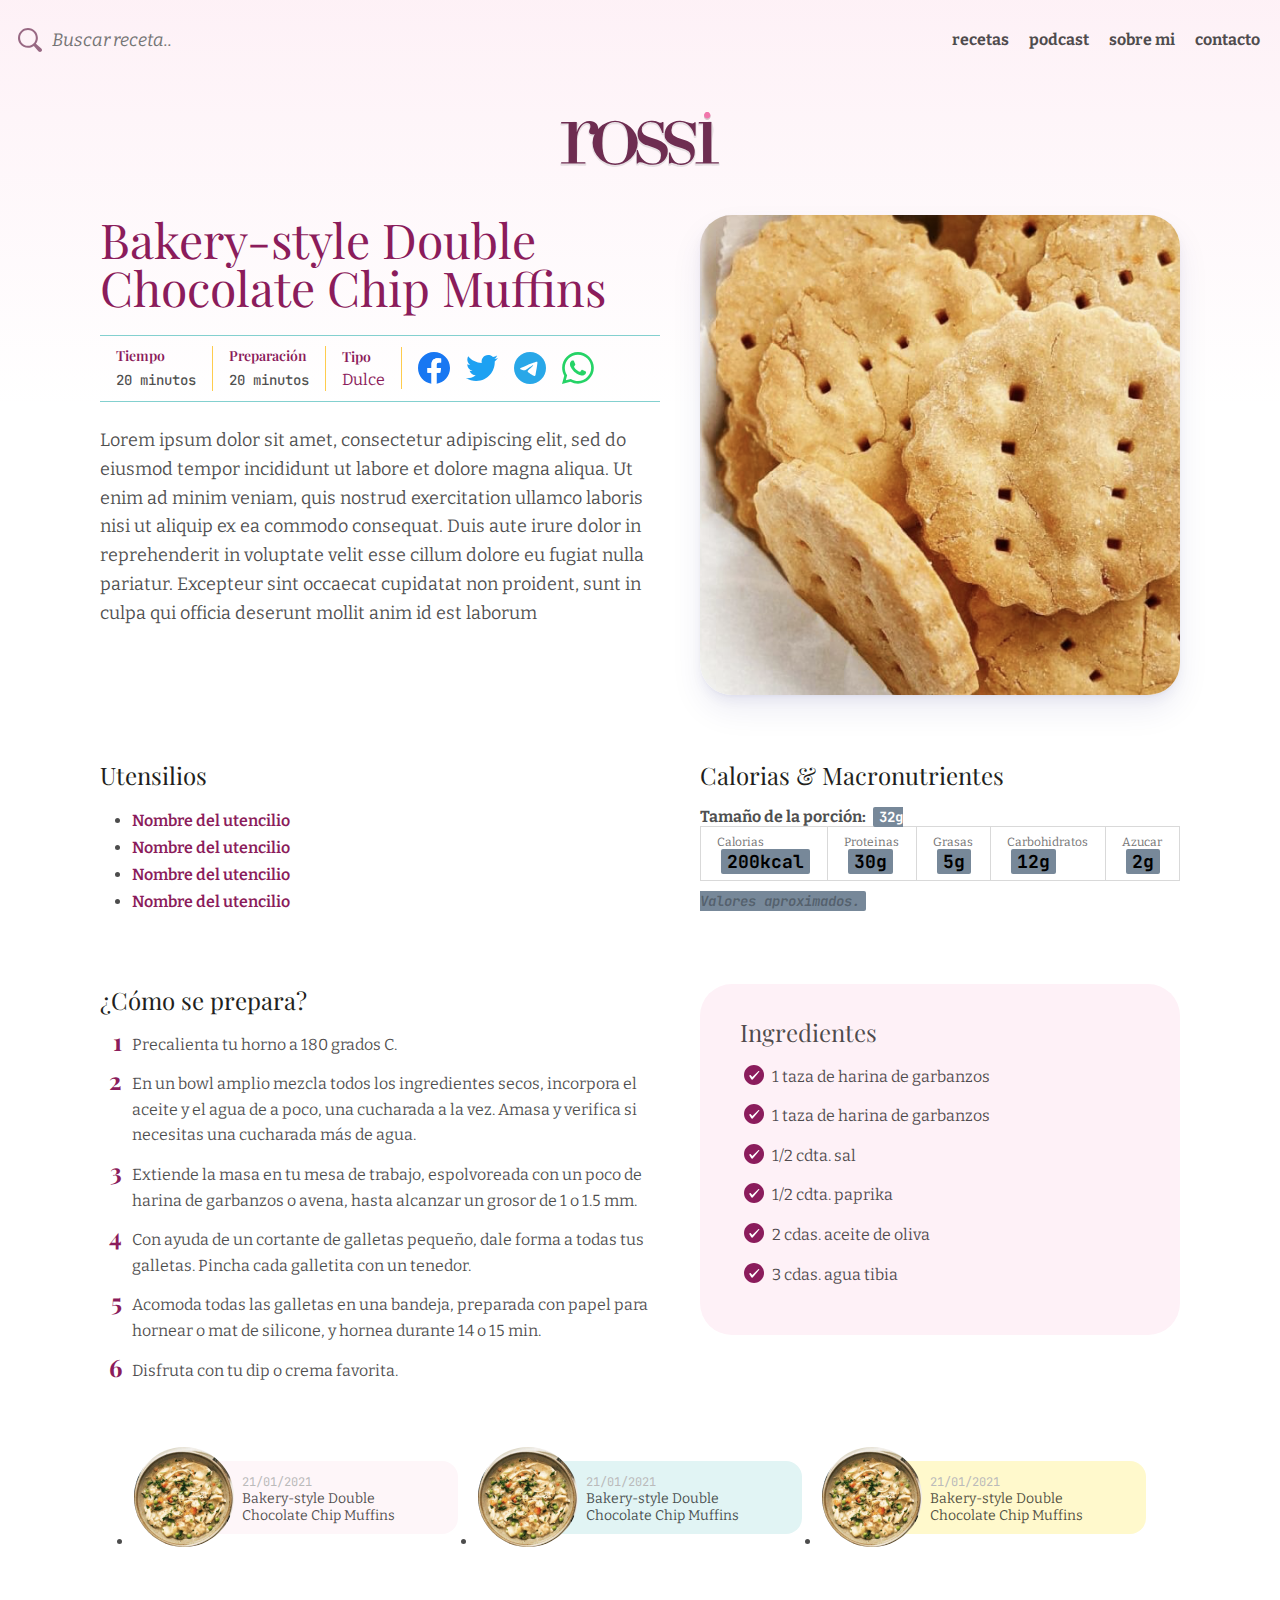
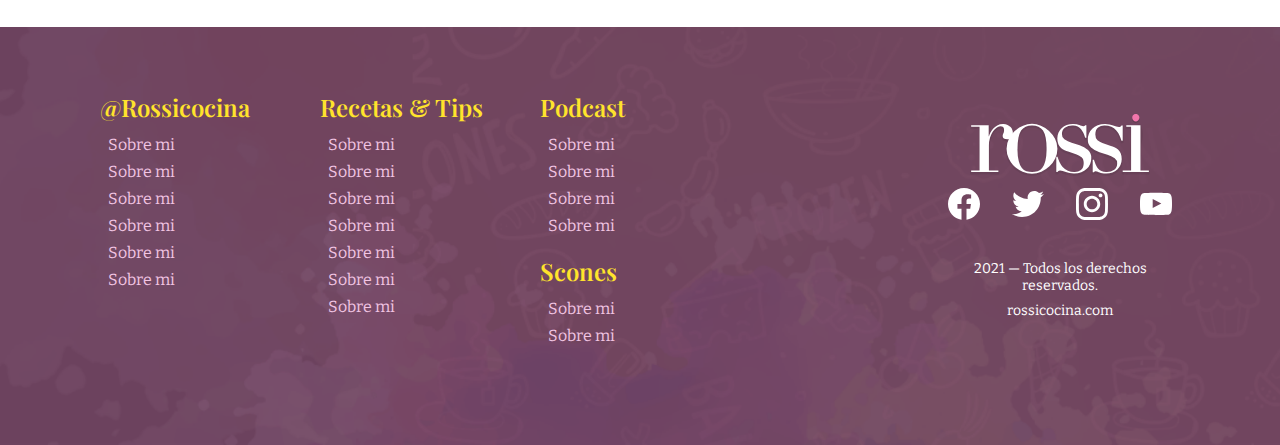
<file: recipe-post.html>
<!DOCTYPE html>
<html lang="en" itemscope itemtype="https://schema.org/Blog">
  <head>
    <title>test</title>
    <meta name="viewport" content="width=device-width, initial-scale=1, maximum-scale=1" />
    <meta http-equiv="X-UA-Compatible" content="IE=Edge" />
    <meta charset="UTF-8">
    <link href="https://fonts.googleapis.com/css2?family=Bitter:ital,wght@0,400;0,700;1,400&family=JetBrains+Mono&family=Playfair+Display:ital,wght@0,600;0,700;1,900&display=swap" rel="stylesheet">
    <link rel="stylesheet" href="reset.css">
    <link rel="stylesheet" href="style.css">
  </head>
  <body class="single dulce">
    <header>
      <div class="search input-container">
        <input type="text" value="" name="s" id="s" placeholder="Buscar receta.." />
      </div>
      <nav>
        <ul>
          <li><a href="#">Recetas</a></li>
          <li><a href="#">Podcast</a></li>
          <li><a href="#">Sobre Mi</a></li>
          <li><a href="#">Contacto</a></li>
        </ul>
      </nav>
    </header>
    <main>
      <div class="page-header">
        <a href="#">
          <object type="image/svg+xml" data="assets/rossi-logo.svg" class="logo">
            no-fallback
          </object>
        </a>
      </div>
      <article class="recipe-post" itemscope itemtype="https://schema.org/Recipe">
        <section class="recipe-details">
          <div class="recipe-meta">
            <a href="#">
              <h1 itemprop="name">Bakery-style Double Chocolate Chip Muffins</h1>
            </a>
              <div class="post-meta-details">
                <ul>
                  <li>
                    <h5>Tiempo</h5>
                    <time itemprop="totalTime">20 minutos</time>
                  </li>
                  <li>
                    <h5>Preparación</h5>
                    <time itemprop="performTime">20 minutos</time>
                  </li>
                  <li>
                    <h5>Tipo</h5>
                    <a href="#">Dulce</a>
                  </li>
                  <li class="social-share">
                    <ul>
                      <li>
                        <a href="#">
                          <svg width="32" height="32" viewBox="0 0 32 32" fill="none" xmlns="http://www.w3.org/2000/svg">
                            <path d="M32 16C32 7.16344 24.8366 0 16 0C7.16344 0 0 7.16344 0 16C0 23.9859 5.85094 30.6053 13.5 31.8056V20.625H9.4375V16H13.5V12.475C13.5 8.465 15.8888 6.25 19.5434 6.25C21.2934 6.25 23.125 6.5625 23.125 6.5625V10.5H21.1075C19.12 10.5 18.5 11.7334 18.5 13V16H22.9375L22.2281 20.625H18.5V31.8056C26.1491 30.6053 32 23.9859 32 16Z" fill="#1877F2"/>
                            <path d="M22.2281 20.625L22.9375 16H18.5V13C18.5 11.7347 19.12 10.5 21.1075 10.5H23.125V6.5625C23.125 6.5625 21.2941 6.25 19.5434 6.25C15.8888 6.25 13.5 8.465 13.5 12.475V16H9.4375V20.625H13.5V31.8056C15.1566 32.0648 16.8434 32.0648 18.5 31.8056V20.625H22.2281Z" fill="white"/>
                          </svg>
                        </a>
                       </li>
                       <li>
                        <a href="#">
                          <svg width="32" height="26" viewBox="0 0 32 26" fill="none" xmlns="http://www.w3.org/2000/svg">
                            <path d="M10.0634 26.0009C22.1389 26.0009 28.7437 15.9964 28.7437 7.32058C28.7437 7.03642 28.7437 6.75354 28.7245 6.47194C30.0094 5.54255 31.1185 4.39179 32 3.07354C30.8019 3.60474 29.5307 3.95295 28.2291 4.1065C29.5998 3.28609 30.6255 1.99555 31.1155 0.475141C29.8268 1.23995 28.4168 1.77891 26.9466 2.06874C25.9567 1.01618 24.6475 0.319197 23.2216 0.0856541C21.7957 -0.147888 20.3326 0.0950277 19.0586 0.776812C17.7847 1.4586 16.771 2.54124 16.1743 3.85721C15.5777 5.17317 15.4314 6.64909 15.7581 8.05658C13.1479 7.92564 10.5943 7.24729 8.26327 6.06555C5.9322 4.88381 3.87569 3.22509 2.2272 1.19706C1.38764 2.64239 1.1305 4.35337 1.50813 5.98162C1.88577 7.60988 2.86979 9.033 4.25984 9.96122C3.21498 9.93061 2.19286 9.64873 1.28 9.13946V9.22266C1.28041 10.7385 1.80513 12.2075 2.76516 13.3805C3.72519 14.5535 5.06141 15.3584 6.5472 15.6585C5.58064 15.9221 4.5665 15.9607 3.58272 15.7711C4.00242 17.0756 4.81924 18.2163 5.91899 19.0337C7.01873 19.8512 8.34644 20.3046 9.71648 20.3305C8.35525 21.4005 6.79642 22.1916 5.12917 22.6585C3.46191 23.1254 1.71895 23.2591 0 23.0518C3.00244 24.9785 6.4959 26.0005 10.0634 25.9958" fill="#1DA1F2"/>
                          </svg>
                        </a>
                      </li>
                      <li>
                        <a href="#">
                          <svg width="32" height="32" viewBox="0 0 32 32" fill="none" xmlns="http://www.w3.org/2000/svg">
                            <path d="M16 32C24.8366 32 32 24.8366 32 16C32 7.16344 24.8366 0 16 0C7.16344 0 0 7.16344 0 16C0 24.8366 7.16344 32 16 32Z" fill="#28A7E8"/>
                            <path fill-rule="evenodd" clip-rule="evenodd" d="M7.24236 15.8311C11.9067 13.7989 15.017 12.4592 16.5732 11.8119C21.0166 9.96378 21.9399 9.64273 22.5417 9.63213C22.674 9.6298 22.97 9.6626 23.1617 9.81815C23.3235 9.9495 23.3681 10.1269 23.3894 10.2515C23.4107 10.376 23.4372 10.6597 23.4161 10.8813C23.1753 13.4113 22.1335 19.5509 21.6034 22.3845C21.3791 23.5835 20.9375 23.9855 20.51 24.0249C19.5808 24.1104 18.8753 23.4108 17.9753 22.8209C16.5671 21.8978 15.7716 21.3232 14.4047 20.4224C12.825 19.3814 13.849 18.8093 14.7493 17.8742C14.9849 17.6295 19.0787 13.9058 19.158 13.568C19.1679 13.5258 19.1771 13.3683 19.0835 13.2851C18.99 13.202 18.8519 13.2304 18.7523 13.253C18.611 13.2851 16.3614 14.772 12.0034 17.7138C11.3648 18.1523 10.7864 18.3659 10.2682 18.3547C9.69694 18.3424 8.59802 18.0317 7.78109 17.7662C6.77909 17.4405 5.98272 17.2682 6.05206 16.7151C6.08818 16.427 6.48495 16.1323 7.24236 15.8311Z" fill="white"/>
                          </svg>   
                        </a>
                      </li>
                      <li>
                        <a href="#">
                          <svg width="32" height="32" viewBox="0 0 32 32" fill="none" xmlns="http://www.w3.org/2000/svg">
                            <path fill-rule="evenodd" clip-rule="evenodd" d="M27.2026 4.65289C24.2148 1.6498 20.2309 0 15.9886 0C7.25303 0 0.13685 7.11618 0.129247 15.8517C0.129247 18.6496 0.859111 21.3713 2.24281 23.7814L0 32L8.40864 29.7952C10.7275 31.0573 13.3352 31.7263 15.9886 31.7263H15.9962C24.7318 31.7263 31.8479 24.6101 31.8555 15.867C31.8479 11.6322 30.1981 7.64837 27.2026 4.65289ZM15.9886 29.0425C13.6165 29.0425 11.2977 28.4039 9.27536 27.2027L8.79638 26.9138L3.80898 28.2214L5.13946 23.3557L4.82775 22.8539C3.50487 20.7555 2.81302 18.3302 2.81302 15.8441C2.81302 8.59111 8.72796 2.67617 15.9962 2.67617C19.5163 2.67617 22.8235 4.05227 25.3172 6.53837C27.8033 9.03207 29.1718 12.3393 29.1718 15.8594C29.1642 23.1352 23.2492 29.0425 15.9886 29.0425ZM23.2188 19.1742C22.8235 18.9765 20.8772 18.0185 20.5122 17.8817C20.1473 17.7524 19.8812 17.684 19.6227 18.0794C19.3566 18.4747 18.5963 19.3718 18.3683 19.6303C18.1402 19.8964 17.9045 19.9268 17.5091 19.7292C17.1138 19.5315 15.8365 19.1133 14.3236 17.76C13.1452 16.7109 12.3545 15.4108 12.1188 15.0154C11.8907 14.6201 12.096 14.4072 12.2937 14.2096C12.4685 14.0347 12.689 13.7458 12.8867 13.5177C13.0843 13.2896 13.1528 13.1224 13.282 12.8563C13.4113 12.5902 13.3504 12.3621 13.2516 12.1644C13.1528 11.9667 12.3621 10.0128 12.0276 9.22214C11.7082 8.44666 11.3813 8.5531 11.138 8.5455C10.91 8.53029 10.6439 8.53029 10.3778 8.53029C10.1117 8.53029 9.68591 8.62913 9.32097 9.02447C8.95604 9.41982 7.93727 10.3778 7.93727 12.3317C7.93727 14.2856 9.35899 16.1635 9.55666 16.4296C9.75433 16.6957 12.3469 20.6947 16.3231 22.4129C17.2659 22.8235 18.0033 23.0668 18.5811 23.2492C19.5315 23.5533 20.3906 23.5077 21.0748 23.4089C21.8351 23.2948 23.4165 22.4509 23.751 21.5234C24.0779 20.5959 24.0779 19.8052 23.9791 19.6379C23.8802 19.4707 23.6141 19.3718 23.2188 19.1742Z" fill="#25D366"/>
                          </svg>
                        </a>
                      </li>
                    </ul>
                  </li>
                </ul>
              </div>
              <p itemprop="abstract">Lorem ipsum dolor sit amet, consectetur adipiscing elit, sed do eiusmod tempor incididunt ut labore et dolore magna aliqua. Ut enim ad minim veniam, quis nostrud exercitation ullamco laboris nisi ut aliquip ex ea commodo consequat. Duis aute irure dolor in reprehenderit in voluptate velit esse cillum dolore eu fugiat nulla pariatur. Excepteur sint occaecat cupidatat non proident, sunt in culpa qui officia deserunt mollit anim id est laborum</p>
            </div>
          <figure class="rc-main-picture">
            <img src="assets/test-recipe-picture.png" alt="Test Recipe Picture" title="Test Recipe Picture" />
          </figure>
        </section>
        <section class="tools-facts">
          <div class="tools" itemprop="tool" itemscope itemtype="https://schema.org/HowToTool">
            <h3>Utensilios</h3>
            <ul>
              <li><a href="#">Nombre del utencilio</a></li>
              <li><a href="#">Nombre del utencilio</a></li>
              <li><a href="#">Nombre del utencilio</a></li>
              <li><a href="#">Nombre del utencilio</a></li>
            </ul>
          </div>
          <div class="facts" itemscope itemtype="https://schema.org/NutritionInformation">
            <h3>Calorias & Macronutrientes</h3>
            <h4>Tamaño de la porción: <span>32g</</h4>
            <ul>
              <li>
                <h4>Calorias</h4>
                <span>200kcal</span>
              </li>
              <li>
                <h4>Proteinas</h4>
                <span>30g</span>
              </li>
              <li>
                <h4>Grasas</h4>
                <span>5g</span>
              </li>
              <li>
                <h4>Carbohidratos</h4>
                <span>12g</span>
              </li>
              <li>
                <h4>Azucar</h4>
                <span>2g</span>
              </li>
            </ul>
            <small>Valores aproximados.</small>
          </div>
        </section>
        <section class="steps-ingredients">
          <div class="steps">
            <h2>¿Cómo se prepara?</h2>
            <ol itemprop="recipeInstructions">
              <li itemprop="step">Precalienta tu horno a 180 grados C.</li>
              <li>En un bowl amplio mezcla todos los ingredientes secos, incorpora el aceite y el agua de a poco, una cucharada a la vez. Amasa y verifica si necesitas una cucharada más de agua.</li>
              <li>Extiende la masa en tu mesa de trabajo, espolvoreada con un poco de harina de garbanzos o avena, hasta alcanzar un grosor de 1 o 1.5 mm.</li>
              <li>Con ayuda de un cortante de galletas pequeño, dale forma a todas tus galletas. Pincha cada galletita con un tenedor.</li>
              <li>Acomoda todas las galletas en una bandeja, preparada con papel para hornear o mat de silicone, y hornea durante 14 o 15 min.</li>
              <li>Disfruta con tu dip o crema favorita.</li>
            </ol>
          </div>
          <div class="ingredients">
            <h3>Ingredientes</h3>
            <ul itemprop="recipeInstructions">
              <li itemprop="recipeIngredient">1 taza de harina de garbanzos</li>
              <li>1 taza de harina de garbanzos</li>
              <li>1/2 cdta. sal</li>
              <li>1/2 cdta. paprika</li>
              <li>2 cdas. aceite de oliva</li>
              <li>3 cdas. agua tibia</li>
            </ul>
          </div>
        </section>
      </article>
      <div class="related">
        <ul>
          <li>
            <a href="#">
              <figure>
                <img src="assets/post-img.png" alt="Image" />
              </figure>
              <div class="related-meta">
                <time>21/01/2021</time>
                <h3>Bakery-style Double Chocolate Chip Muffins</h3>
              </div>
            </a>
          </li>
          <li>
            <a href="#">
              <figure>
                <img src="assets/post-img.png" alt="Image" />
              </figure>
              <div class="related-meta">
                <time>21/01/2021</time>
                <h3>Bakery-style Double Chocolate Chip Muffins</h3>
              </div>
            </a>
          </li>
          <li>
            <a href="#">
              <figure>
                <img src="assets/post-img.png" alt="Image" />
              </figure>
              <div class="related-meta">
                <time>21/01/2021</time>
                <h3>Bakery-style Double Chocolate Chip Muffins</h3>
              </div>
            </a>
          </li>
        </ul>
      </div>
    </main>
    <footer>
      <section class="split">
        <div>
          <section>
            <h4>@Rossicocina</h4>
            <ul>
              <li><a href="#">Sobre mi</a></li>
              <li><a href="#">Sobre mi</a></li>
              <li><a href="#">Sobre mi</a></li>
              <li><a href="#">Sobre mi</a></li>
              <li><a href="#">Sobre mi</a></li>
              <li><a href="#">Sobre mi</a></li>
            </ul>
          </section>
          <section>
            <h4>Recetas & Tips</h4>
            <ul>
              <li><a href="#">Sobre mi</a></li>
              <li><a href="#">Sobre mi</a></li>
              <li><a href="#">Sobre mi</a></li>
              <li><a href="#">Sobre mi</a></li>
              <li><a href="#">Sobre mi</a></li>
              <li><a href="#">Sobre mi</a></li>
              <li><a href="#">Sobre mi</a></li>
            </ul>
          </section>
          <section class="split-column">
            <div>
              <h4>Podcast</h4>
              <ul>
                <li><a href="#">Sobre mi</a></li>
                <li><a href="#">Sobre mi</a></li>
                <li><a href="#">Sobre mi</a></li>
                <li><a href="#">Sobre mi</a></li>
              </ul>
            </div>
            <div>
              <h4>Scones</h4>
              <ul>
                <li><a href="#">Sobre mi</a></li>
                <li><a href="#">Sobre mi</a></li>
              </ul>
            </div>
          </section>
        </div>
        <div>
          <object type="image/svg+xml" data="assets/logo-white.svg" class="logo">
            no-fallback
          </object>
          <ul>
            <li>
              <a href="#">
                <svg width="48" height="48" viewBox="0 0 48 48" fill="none" xmlns="http://www.w3.org/2000/svg">
                  <path d="M48 24C48 10.7452 37.2548 0 24 0C10.7452 0 0 10.7452 0 24C0 35.9789 8.77641 45.908 20.25 47.7084V30.9375H14.1562V24H20.25V18.7125C20.25 12.6975 23.8331 9.375 29.3152 9.375C31.9402 9.375 34.6875 9.84375 34.6875 9.84375V15.75H31.6613C28.68 15.75 27.75 17.6002 27.75 19.5V24H34.4062L33.3422 30.9375H27.75V47.7084C39.2236 45.908 48 35.9789 48 24Z" fill="white"/>
                </svg>
              </a>
            </li>
            <li>
              <a href="#">
                <svg width="48" height="40" viewBox="0 0 48 40" fill="none" xmlns="http://www.w3.org/2000/svg">
                  <path d="M15.1003 39.5C33.2091 39.5 43.1166 24.4934 43.1166 11.4837C43.1166 11.0618 43.1072 10.6306 43.0884 10.2087C45.0157 8.81492 46.679 7.08851 48 5.1106C46.205 5.9092 44.2993 6.43076 42.3478 6.65747C44.4026 5.42582 45.9411 3.49094 46.6781 1.21153C44.7451 2.35711 42.6312 3.16522 40.4269 3.60122C38.9417 2.02312 36.978 0.978233 34.8394 0.628102C32.7008 0.277971 30.5064 0.642101 28.5955 1.66419C26.6846 2.68629 25.1636 4.30941 24.2677 6.28262C23.3718 8.25584 23.1509 10.4692 23.6391 12.5806C19.725 12.3842 15.8959 11.3674 12.4 9.5962C8.90405 7.82499 5.81939 5.33887 3.34594 2.29903C2.0888 4.46649 1.70411 7.03129 2.27006 9.47218C2.83601 11.9131 4.31013 14.0469 6.39281 15.44C4.82926 15.3903 3.29995 14.9694 1.93125 14.2118V14.3337C1.92985 16.6083 2.7162 18.8132 4.15662 20.5735C5.59704 22.3339 7.60265 23.5411 9.8325 23.99C8.38411 24.3863 6.86396 24.444 5.38969 24.1587C6.01891 26.1149 7.24315 27.8258 8.89154 29.0527C10.5399 30.2796 12.5302 30.9612 14.5847 31.0025C11.0968 33.7422 6.78835 35.2283 2.35313 35.2212C1.56657 35.22 0.780798 35.1718 0 35.0768C4.50571 37.9675 9.74706 39.5028 15.1003 39.5Z" fill="white"/>
                </svg>
              </a>
            </li>
            <li>
              <a href="#">
                <svg width="48" height="48" viewBox="0 0 48 48" fill="none" xmlns="http://www.w3.org/2000/svg">
                  <path fill-rule="evenodd" clip-rule="evenodd" d="M24 4.3219C30.4125 4.3219 31.1719 4.34998 33.6937 4.46252C36.0375 4.56567 37.3031 4.95935 38.1469 5.28748C39.2625 5.71875 40.0687 6.24377 40.9031 7.07812C41.7469 7.92188 42.2625 8.71875 42.6937 9.83435C43.0219 10.6781 43.4156 11.9531 43.5187 14.2875C43.6312 16.8187 43.6594 17.5781 43.6594 23.9812C43.6594 30.3938 43.6312 31.1531 43.5187 33.675C43.4156 36.0188 43.0219 37.2844 42.6937 38.1282C42.2625 39.2438 41.7375 40.05 40.9031 40.8844C40.0594 41.7281 39.2625 42.2438 38.1469 42.675C37.3031 43.0032 36.0281 43.3969 33.6937 43.5C31.1625 43.6125 30.4031 43.6406 24 43.6406C17.5875 43.6406 16.8281 43.6125 14.3063 43.5C11.9625 43.3969 10.6969 43.0032 9.85315 42.675C8.73749 42.2438 7.93127 41.7188 7.09686 40.8844C6.25311 40.0406 5.73749 39.2438 5.30627 38.1282C4.97815 37.2844 4.58435 36.0094 4.48126 33.675C4.36877 31.1438 4.34064 30.3844 4.34064 23.9812C4.34064 17.5687 4.36877 16.8093 4.48126 14.2875C4.58435 11.9437 4.97815 10.6781 5.30627 9.83435C5.73749 8.71875 6.26251 7.91248 7.09686 7.07812C7.94061 6.23438 8.73749 5.71875 9.85315 5.28748C10.6969 4.95935 11.9719 4.56567 14.3063 4.46252C16.8281 4.34998 17.5875 4.3219 24 4.3219ZM24 0C17.4844 0 16.6688 0.0280762 14.1094 0.140625C11.5594 0.253174 9.80627 0.665649 8.28748 1.25623C6.70312 1.875 5.36249 2.69067 4.03125 4.03125C2.69061 5.36255 1.875 6.70312 1.25623 8.27808C0.665649 9.80627 0.253113 11.55 0.140625 14.1C0.0281372 16.6687 0 17.4844 0 24C0 30.5156 0.0281372 31.3313 0.140625 33.8906C0.253113 36.4407 0.665649 38.1937 1.25623 39.7125C1.875 41.2969 2.69061 42.6375 4.03125 43.9688C5.36249 45.3 6.70312 46.125 8.27814 46.7344C9.80627 47.325 11.55 47.7375 14.1 47.85C16.6594 47.9625 17.475 47.9906 23.9906 47.9906C30.5062 47.9906 31.3219 47.9625 33.8812 47.85C36.4313 47.7375 38.1844 47.325 39.7031 46.7344C41.2781 46.125 42.6188 45.3 43.95 43.9688C45.2812 42.6375 46.1063 41.2969 46.7156 39.7219C47.3063 38.1937 47.7188 36.45 47.8312 33.9C47.9437 31.3406 47.9719 30.525 47.9719 24.0094C47.9719 17.4938 47.9437 16.6781 47.8312 14.1188C47.7188 11.5687 47.3063 9.81567 46.7156 8.29688C46.125 6.70312 45.3094 5.36255 43.9688 4.03125C42.6375 2.69995 41.2969 1.875 39.7219 1.26562C38.1937 0.675049 36.45 0.262451 33.9 0.150024C31.3312 0.0280762 30.5156 0 24 0ZM24 11.6719C17.1937 11.6719 11.6719 17.1937 11.6719 24C11.6719 30.8063 17.1937 36.3281 24 36.3281C30.8063 36.3281 36.3281 30.8063 36.3281 24C36.3281 17.1937 30.8063 11.6719 24 11.6719ZM24 31.9968C19.5844 31.9968 16.0031 28.4156 16.0031 24C16.0031 19.5844 19.5844 16.0032 24 16.0032C28.4156 16.0032 31.9969 19.5844 31.9969 24C31.9969 28.4156 28.4156 31.9968 24 31.9968ZM36.8156 14.0624C38.4 14.0624 39.6937 12.7781 39.6937 11.1843C39.6937 9.59985 38.4 8.30615 36.8156 8.30615C35.2313 8.30615 33.9375 9.59058 33.9375 11.1843C33.9375 12.7687 35.2219 14.0624 36.8156 14.0624Z" fill="white"/>
                </svg>
              </a>
            </li>
            <li>
              <a href="#">
                <svg width="48" height="34" viewBox="0 0 48 34" fill="none" xmlns="http://www.w3.org/2000/svg">
                  <path d="M47.5219 7.28438C47.5219 7.28438 47.0531 3.975 45.6094 2.52188C43.7812 0.609375 41.7375 0.6 40.8 0.4875C34.0875 -2.68221e-07 24.0094 0 24.0094 0H23.9906C23.9906 0 13.9125 -2.68221e-07 7.2 0.4875C6.2625 0.6 4.21875 0.609375 2.39062 2.52188C0.946875 3.975 0.4875 7.28438 0.4875 7.28438C0.4875 7.28438 0 11.175 0 15.0563V18.6937C0 22.575 0.478125 26.4656 0.478125 26.4656C0.478125 26.4656 0.946875 29.775 2.38125 31.2281C4.20937 33.1406 6.60938 33.075 7.67813 33.2812C11.5219 33.6469 24 33.7594 24 33.7594C24 33.7594 34.0875 33.7406 40.8 33.2625C41.7375 33.15 43.7812 33.1406 45.6094 31.2281C47.0531 29.775 47.5219 26.4656 47.5219 26.4656C47.5219 26.4656 48 22.5844 48 18.6937V15.0563C48 11.175 47.5219 7.28438 47.5219 7.28438ZM19.0406 23.1094V9.61875L32.0062 16.3875L19.0406 23.1094Z" fill="white"/>
                </svg>
              </a>
            </li>
          </ul>
          <small>2021 — Todos los derechos reservados.</small>
          <small>rossicocina.com</small>
        </div>
      </section>
    </footer>
  </body>
</html>
</file>
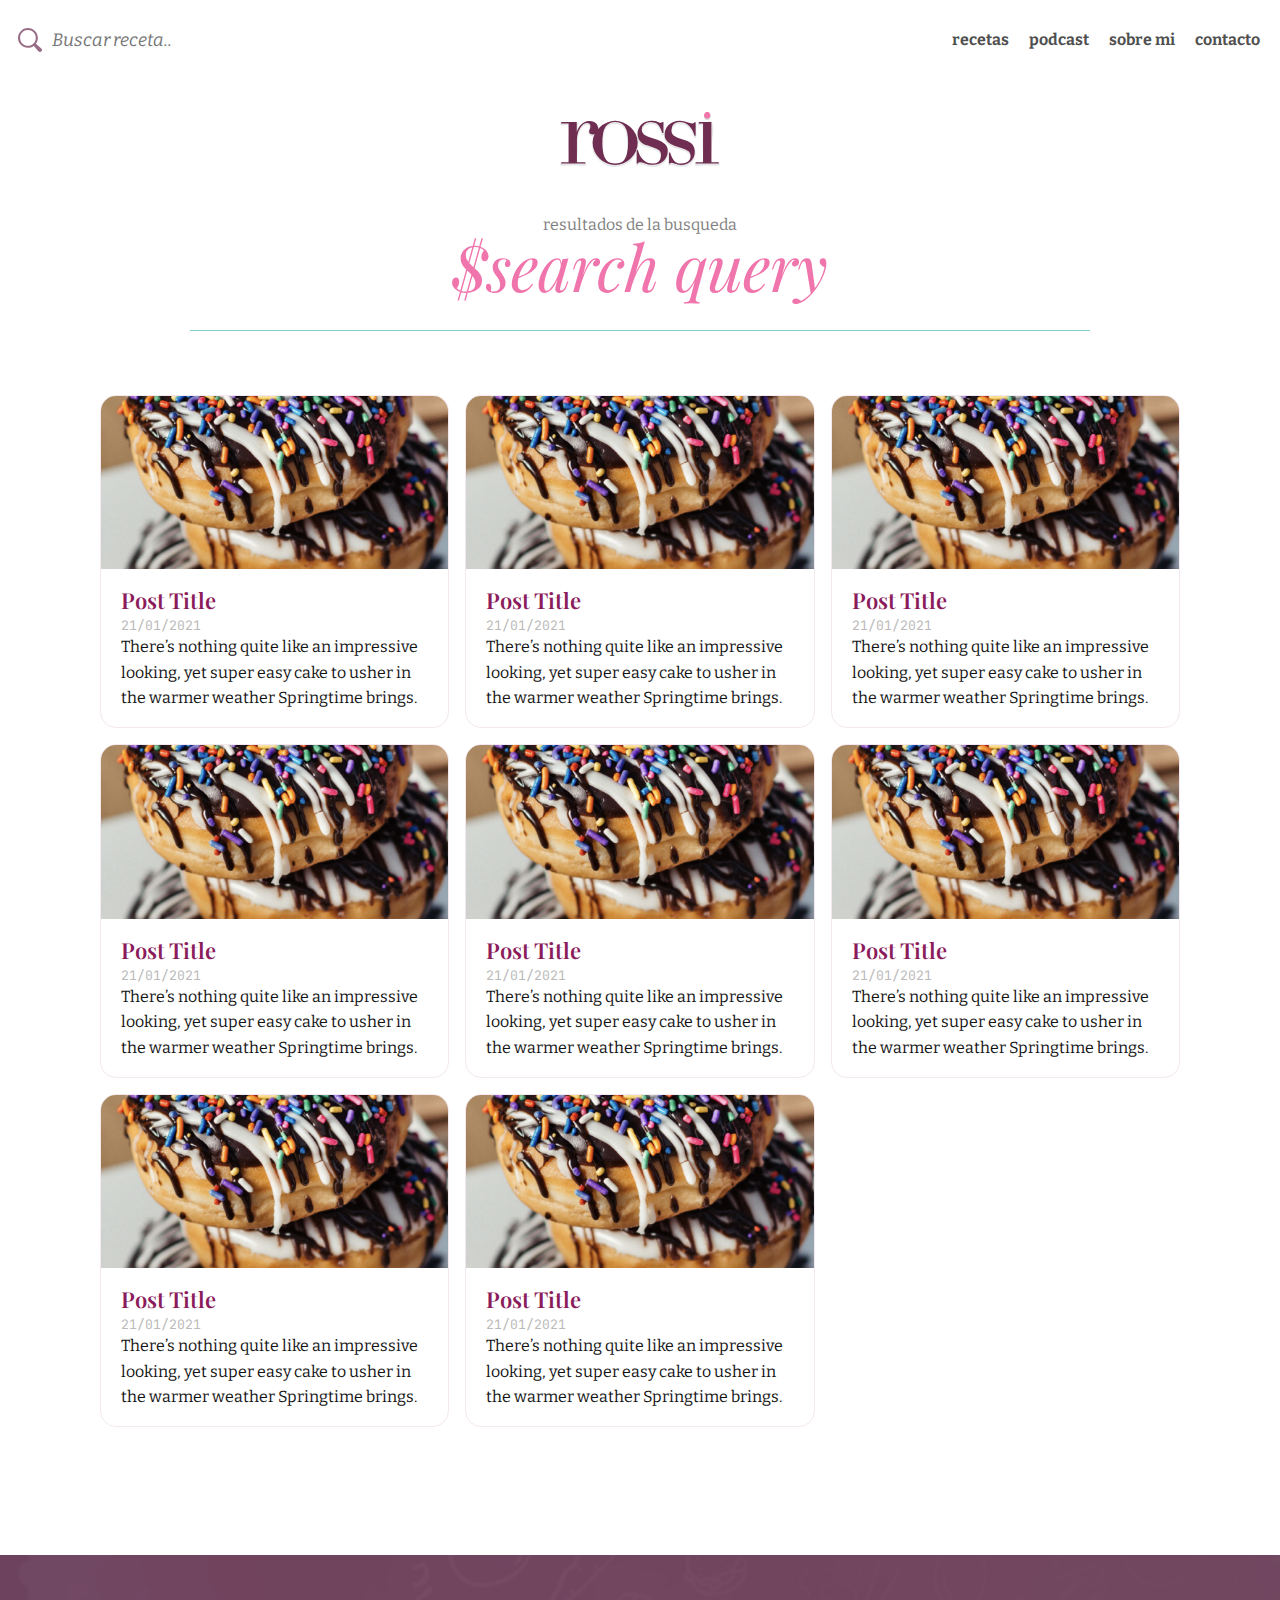
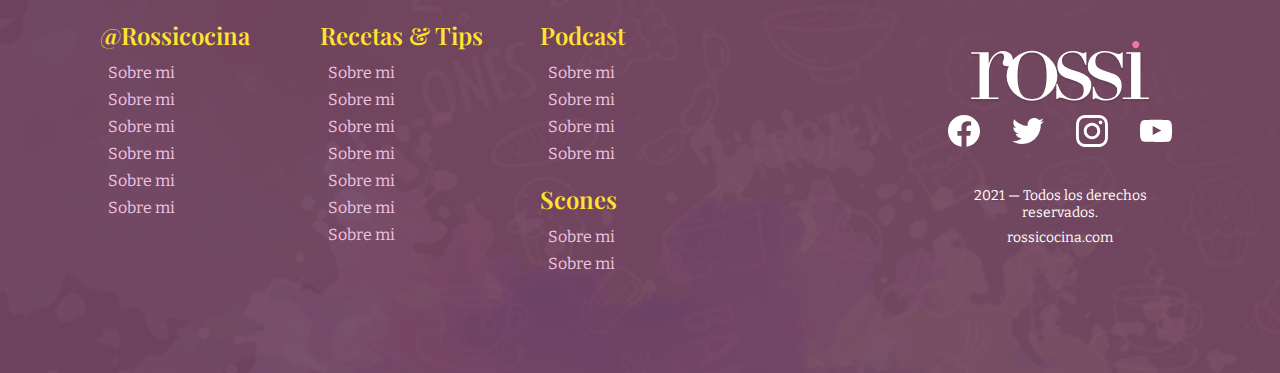
<file: search.html>
<!DOCTYPE html>
<html lang="en" itemscope itemtype="https://schema.org/Blog">
  <head>
    <title>test</title>
    <meta name="viewport" content="width=device-width, initial-scale=1, maximum-scale=1" />
    <meta http-equiv="X-UA-Compatible" content="IE=Edge" />
    <meta charset="UTF-8">
    <link href="https://fonts.googleapis.com/css2?family=Bitter:ital,wght@0,400;0,700;1,400&family=JetBrains+Mono&family=Playfair+Display:ital,wght@0,600;0,700;1,900&display=swap" rel="stylesheet">
    <link rel="stylesheet" href="reset.css">
    <link rel="stylesheet" href="style.css">
  </head>
  <body class="search">
    <header>
      <div class="search input-container">
        <input type="text" value="" name="s" id="s" placeholder="Buscar receta.." />
      </div>
      <nav>
        <ul>
          <li><a href="#">Recetas</a></li>
          <li><a href="#">Podcast</a></li>
          <li><a href="#">Sobre Mi</a></li>
          <li><a href="#">Contacto</a></li>
        </ul>
      </nav>
    </header>
    <main>
      <div class="page-header">
        <a href="#">
          <object type="image/svg+xml" data="assets/rossi-logo.svg" class="logo">
            no-fallback
          </object>
        </a>
      </div>
      <section class="page-meta">
        <h4>Resultados de la busqueda</h4>
        <h1>$search query</h1>
      </section>
      <section class="post-list">
        <article>
          <figure>
            <a href="#">
              <img src="assets/image1.png" alt="post title image"/>
            </a>
          </figure>
          <a href="#">
            <div>
              <h2>Post Title</h2>
              <time>21/01/2021</time>
              <p>There’s nothing quite like an impressive looking, yet super easy cake to usher in the warmer weather Springtime brings.</p>
            </div>
          </a>
        </article>
        <article>
          <figure>
            <a href="#">
              <img src="assets/image1.png" alt="post title image"/>
            </a>
          </figure>
          <a href="#">
            <div>
              <h2>Post Title</h2>
              <time>21/01/2021</time>
              <p>There’s nothing quite like an impressive looking, yet super easy cake to usher in the warmer weather Springtime brings.</p>
            </div>
          </a>
        </article>
        <article>
          <figure>
            <a href="#">
              <img src="assets/image1.png" alt="post title image"/>
            </a>
          </figure>
          <a href="#">
            <div>
              <h2>Post Title</h2>
              <time>21/01/2021</time>
              <p>There’s nothing quite like an impressive looking, yet super easy cake to usher in the warmer weather Springtime brings.</p>
            </div>
          </a>
        </article>
        <article>
          <figure>
            <a href="#">
              <img src="assets/image1.png" alt="post title image"/>
            </a>
          </figure>
          <a href="#">
            <div>
              <h2>Post Title</h2>
              <time>21/01/2021</time>
              <p>There’s nothing quite like an impressive looking, yet super easy cake to usher in the warmer weather Springtime brings.</p>
            </div>
          </a>
        </article>
        <article>
          <figure>
            <a href="#">
              <img src="assets/image1.png" alt="post title image"/>
            </a>
          </figure>
          <a href="#">
            <div>
              <h2>Post Title</h2>
              <time>21/01/2021</time>
              <p>There’s nothing quite like an impressive looking, yet super easy cake to usher in the warmer weather Springtime brings.</p>
            </div>
          </a>
        </article>
        <article>
          <figure>
            <a href="#">
              <img src="assets/image1.png" alt="post title image"/>
            </a>
          </figure>
          <a href="#">
            <div>
              <h2>Post Title</h2>
              <time>21/01/2021</time>
              <p>There’s nothing quite like an impressive looking, yet super easy cake to usher in the warmer weather Springtime brings.</p>
            </div>
          </a>
        </article>
        <article>
          <figure>
            <a href="#">
              <img src="assets/image1.png" alt="post title image"/>
            </a>
          </figure>
          <a href="#">
            <div>
              <h2>Post Title</h2>
              <time>21/01/2021</time>
              <p>There’s nothing quite like an impressive looking, yet super easy cake to usher in the warmer weather Springtime brings.</p>
            </div>
          </a>
        </article>
        <article>
          <figure>
            <a href="#">
              <img src="assets/image1.png" alt="post title image"/>
            </a>
          </figure>
          <a href="#">
            <div>
              <h2>Post Title</h2>
              <time>21/01/2021</time>
              <p>There’s nothing quite like an impressive looking, yet super easy cake to usher in the warmer weather Springtime brings.</p>
            </div>
          </a>
        </article>
      </section>
    </main>
    <footer>
      <section class="split">
        <div>
          <section>
            <h4>@Rossicocina</h4>
            <ul>
              <li><a href="#">Sobre mi</a></li>
              <li><a href="#">Sobre mi</a></li>
              <li><a href="#">Sobre mi</a></li>
              <li><a href="#">Sobre mi</a></li>
              <li><a href="#">Sobre mi</a></li>
              <li><a href="#">Sobre mi</a></li>
            </ul>
          </section>
          <section>
            <h4>Recetas & Tips</h4>
            <ul>
              <li><a href="#">Sobre mi</a></li>
              <li><a href="#">Sobre mi</a></li>
              <li><a href="#">Sobre mi</a></li>
              <li><a href="#">Sobre mi</a></li>
              <li><a href="#">Sobre mi</a></li>
              <li><a href="#">Sobre mi</a></li>
              <li><a href="#">Sobre mi</a></li>
            </ul>
          </section>
          <section class="split-column">
            <div>
              <h4>Podcast</h4>
              <ul>
                <li><a href="#">Sobre mi</a></li>
                <li><a href="#">Sobre mi</a></li>
                <li><a href="#">Sobre mi</a></li>
                <li><a href="#">Sobre mi</a></li>
              </ul>
            </div>
            <div>
              <h4>Scones</h4>
              <ul>
                <li><a href="#">Sobre mi</a></li>
                <li><a href="#">Sobre mi</a></li>
              </ul>
            </div>
          </section>
        </div>
        <div>
          <object type="image/svg+xml" data="assets/logo-white.svg" class="logo">
            no-fallback
          </object>
          <ul>
            <li>
              <a href="#">
                <svg width="48" height="48" viewBox="0 0 48 48" fill="none" xmlns="http://www.w3.org/2000/svg">
                  <path d="M48 24C48 10.7452 37.2548 0 24 0C10.7452 0 0 10.7452 0 24C0 35.9789 8.77641 45.908 20.25 47.7084V30.9375H14.1562V24H20.25V18.7125C20.25 12.6975 23.8331 9.375 29.3152 9.375C31.9402 9.375 34.6875 9.84375 34.6875 9.84375V15.75H31.6613C28.68 15.75 27.75 17.6002 27.75 19.5V24H34.4062L33.3422 30.9375H27.75V47.7084C39.2236 45.908 48 35.9789 48 24Z" fill="white"/>
                </svg>
              </a>
            </li>
            <li>
              <a href="#">
                <svg width="48" height="40" viewBox="0 0 48 40" fill="none" xmlns="http://www.w3.org/2000/svg">
                  <path d="M15.1003 39.5C33.2091 39.5 43.1166 24.4934 43.1166 11.4837C43.1166 11.0618 43.1072 10.6306 43.0884 10.2087C45.0157 8.81492 46.679 7.08851 48 5.1106C46.205 5.9092 44.2993 6.43076 42.3478 6.65747C44.4026 5.42582 45.9411 3.49094 46.6781 1.21153C44.7451 2.35711 42.6312 3.16522 40.4269 3.60122C38.9417 2.02312 36.978 0.978233 34.8394 0.628102C32.7008 0.277971 30.5064 0.642101 28.5955 1.66419C26.6846 2.68629 25.1636 4.30941 24.2677 6.28262C23.3718 8.25584 23.1509 10.4692 23.6391 12.5806C19.725 12.3842 15.8959 11.3674 12.4 9.5962C8.90405 7.82499 5.81939 5.33887 3.34594 2.29903C2.0888 4.46649 1.70411 7.03129 2.27006 9.47218C2.83601 11.9131 4.31013 14.0469 6.39281 15.44C4.82926 15.3903 3.29995 14.9694 1.93125 14.2118V14.3337C1.92985 16.6083 2.7162 18.8132 4.15662 20.5735C5.59704 22.3339 7.60265 23.5411 9.8325 23.99C8.38411 24.3863 6.86396 24.444 5.38969 24.1587C6.01891 26.1149 7.24315 27.8258 8.89154 29.0527C10.5399 30.2796 12.5302 30.9612 14.5847 31.0025C11.0968 33.7422 6.78835 35.2283 2.35313 35.2212C1.56657 35.22 0.780798 35.1718 0 35.0768C4.50571 37.9675 9.74706 39.5028 15.1003 39.5Z" fill="white"/>
                </svg>
              </a>
            </li>
            <li>
              <a href="#">
                <svg width="48" height="48" viewBox="0 0 48 48" fill="none" xmlns="http://www.w3.org/2000/svg">
                  <path fill-rule="evenodd" clip-rule="evenodd" d="M24 4.3219C30.4125 4.3219 31.1719 4.34998 33.6937 4.46252C36.0375 4.56567 37.3031 4.95935 38.1469 5.28748C39.2625 5.71875 40.0687 6.24377 40.9031 7.07812C41.7469 7.92188 42.2625 8.71875 42.6937 9.83435C43.0219 10.6781 43.4156 11.9531 43.5187 14.2875C43.6312 16.8187 43.6594 17.5781 43.6594 23.9812C43.6594 30.3938 43.6312 31.1531 43.5187 33.675C43.4156 36.0188 43.0219 37.2844 42.6937 38.1282C42.2625 39.2438 41.7375 40.05 40.9031 40.8844C40.0594 41.7281 39.2625 42.2438 38.1469 42.675C37.3031 43.0032 36.0281 43.3969 33.6937 43.5C31.1625 43.6125 30.4031 43.6406 24 43.6406C17.5875 43.6406 16.8281 43.6125 14.3063 43.5C11.9625 43.3969 10.6969 43.0032 9.85315 42.675C8.73749 42.2438 7.93127 41.7188 7.09686 40.8844C6.25311 40.0406 5.73749 39.2438 5.30627 38.1282C4.97815 37.2844 4.58435 36.0094 4.48126 33.675C4.36877 31.1438 4.34064 30.3844 4.34064 23.9812C4.34064 17.5687 4.36877 16.8093 4.48126 14.2875C4.58435 11.9437 4.97815 10.6781 5.30627 9.83435C5.73749 8.71875 6.26251 7.91248 7.09686 7.07812C7.94061 6.23438 8.73749 5.71875 9.85315 5.28748C10.6969 4.95935 11.9719 4.56567 14.3063 4.46252C16.8281 4.34998 17.5875 4.3219 24 4.3219ZM24 0C17.4844 0 16.6688 0.0280762 14.1094 0.140625C11.5594 0.253174 9.80627 0.665649 8.28748 1.25623C6.70312 1.875 5.36249 2.69067 4.03125 4.03125C2.69061 5.36255 1.875 6.70312 1.25623 8.27808C0.665649 9.80627 0.253113 11.55 0.140625 14.1C0.0281372 16.6687 0 17.4844 0 24C0 30.5156 0.0281372 31.3313 0.140625 33.8906C0.253113 36.4407 0.665649 38.1937 1.25623 39.7125C1.875 41.2969 2.69061 42.6375 4.03125 43.9688C5.36249 45.3 6.70312 46.125 8.27814 46.7344C9.80627 47.325 11.55 47.7375 14.1 47.85C16.6594 47.9625 17.475 47.9906 23.9906 47.9906C30.5062 47.9906 31.3219 47.9625 33.8812 47.85C36.4313 47.7375 38.1844 47.325 39.7031 46.7344C41.2781 46.125 42.6188 45.3 43.95 43.9688C45.2812 42.6375 46.1063 41.2969 46.7156 39.7219C47.3063 38.1937 47.7188 36.45 47.8312 33.9C47.9437 31.3406 47.9719 30.525 47.9719 24.0094C47.9719 17.4938 47.9437 16.6781 47.8312 14.1188C47.7188 11.5687 47.3063 9.81567 46.7156 8.29688C46.125 6.70312 45.3094 5.36255 43.9688 4.03125C42.6375 2.69995 41.2969 1.875 39.7219 1.26562C38.1937 0.675049 36.45 0.262451 33.9 0.150024C31.3312 0.0280762 30.5156 0 24 0ZM24 11.6719C17.1937 11.6719 11.6719 17.1937 11.6719 24C11.6719 30.8063 17.1937 36.3281 24 36.3281C30.8063 36.3281 36.3281 30.8063 36.3281 24C36.3281 17.1937 30.8063 11.6719 24 11.6719ZM24 31.9968C19.5844 31.9968 16.0031 28.4156 16.0031 24C16.0031 19.5844 19.5844 16.0032 24 16.0032C28.4156 16.0032 31.9969 19.5844 31.9969 24C31.9969 28.4156 28.4156 31.9968 24 31.9968ZM36.8156 14.0624C38.4 14.0624 39.6937 12.7781 39.6937 11.1843C39.6937 9.59985 38.4 8.30615 36.8156 8.30615C35.2313 8.30615 33.9375 9.59058 33.9375 11.1843C33.9375 12.7687 35.2219 14.0624 36.8156 14.0624Z" fill="white"/>
                </svg>
              </a>
            </li>
            <li>
              <a href="#">
                <svg width="48" height="34" viewBox="0 0 48 34" fill="none" xmlns="http://www.w3.org/2000/svg">
                  <path d="M47.5219 7.28438C47.5219 7.28438 47.0531 3.975 45.6094 2.52188C43.7812 0.609375 41.7375 0.6 40.8 0.4875C34.0875 -2.68221e-07 24.0094 0 24.0094 0H23.9906C23.9906 0 13.9125 -2.68221e-07 7.2 0.4875C6.2625 0.6 4.21875 0.609375 2.39062 2.52188C0.946875 3.975 0.4875 7.28438 0.4875 7.28438C0.4875 7.28438 0 11.175 0 15.0563V18.6937C0 22.575 0.478125 26.4656 0.478125 26.4656C0.478125 26.4656 0.946875 29.775 2.38125 31.2281C4.20937 33.1406 6.60938 33.075 7.67813 33.2812C11.5219 33.6469 24 33.7594 24 33.7594C24 33.7594 34.0875 33.7406 40.8 33.2625C41.7375 33.15 43.7812 33.1406 45.6094 31.2281C47.0531 29.775 47.5219 26.4656 47.5219 26.4656C47.5219 26.4656 48 22.5844 48 18.6937V15.0563C48 11.175 47.5219 7.28438 47.5219 7.28438ZM19.0406 23.1094V9.61875L32.0062 16.3875L19.0406 23.1094Z" fill="white"/>
                </svg>
              </a>
            </li>
          </ul>
          <small>2021 — Todos los derechos reservados.</small>
          <small>rossicocina.com</small>
        </div>
      </section>
    </footer>
  </body>
</html>
</file>
<file: style.css>
/*
Theme Name: rossicocina
Version: 1.1
Theme URI: https://www.rossicocina.com
Author: Raul Rincon Melendez
Author URI: https://www.raulrincon.me
Description: RossiCocina website & blog
Tags: white, yellow, mint, pink, blog, food, recipes, mom
Text Domain: rossicocina
*/

:root {
	--wine: hsl(326,66.5%,32.7%);
	--dark: hsl(0,0%,7.1%);
	--darker: hsl(213,100%,9.4%);
	--pink: hsl(333,81.7%,70%);
	--dark-wine: hsl(320,24.1%,34.1%);
	--pink-two: hsl(333,80.4%,70%);
	--yellow: hsl(52,100%,58.6%);
	--green: hsl(179,45%,66.5%);
	--newspaper: hsla(264, 14%, 95%, 0.4);
	
	--txt: hsla(0,0%,0%,0.7);
	--shadow: 0 16px 33px hsla(239,87%,24%, 0.07), 0 6.16296px 10.5111px hsla(239,87%,24%,0.0425185), 0 1.3037px 2.68889px hsla(239,87%,24%,0.0274815);
	
	--basic: 'Bitter', -apple-system, BlinkMacSystemFont, avenir next, avenir, segoe ui, helvetica neue, helvetica, Ubuntu, roboto, noto, arial, sans-serif;
	--title: 'Playfair Display', Iowan Old Style, Apple Garamond, Baskerville, Times New Roman, Droid Serif, Times, Source Serif Pro, serif, Apple Color Emoji, Segoe UI Emoji, Segoe UI Symbol;
	--mono: 'JetBrains Mono', revertMenlo, Consolas, Monaco, Liberation Mono, Lucida Console, monospace;
}

::selection {
	background: var(--yellow);
	color: var(--txt);
}

/* input & form styles */
.sidebar .form-wrap,
.form-wrap {
	margin: 0;
	padding: 0;
	display: flex;
	flex-flow: column nowrap;
}

.wpcf7 .form-wrap .input-container label {
	font-weight: 700;
	color: var(--wine);
	font-size: .875rem;
}

.sidebar .form-wrap label,
.sidebar .form-wrap input:not([type="radio"]):not([type="checkbox"]):not([type="submit"]) {
	touch-action: manipulation;
	transition: all 0.2s;
	background-color: hsl(0,0%,100%);
}

.sidebar .form-wrap .input-container {
	position: relative;
	display: flex;
	flex-flow: column-reverse;
	align-items: flex-start;
	margin-bottom: .875rem;
}

.sidebar .form-wrap .input-container label {
	position: absolute;
	top: 8px;
	left: 8px;
}

.sidebar .form-wrap .input-container input:placeholder-shown + label {
	padding: 0 4px;
	cursor: text;
	transform-origin: left bottom;
	/*transform: translate(.5rem, 1.75rem) scale(1);*/
	font-weight: 400;
	color: #9d9d9d;
	top: 12px;
	left: 6px;
}

.sidebar ::-webkit-input-placeholder {
	opacity: 0;
	transition: all .2s;
}

.sidebar .form-wrap .input-container input:focus::-webkit-input-placeholder {
	opacity: 1;
}

.sidebar .form-wrap .input-container input:not(:placeholder-shown) + label,
.sidebar .form-wrap .input-container input:focus + label {
	padding: 0 4px;
	/*transform: translate(0.5rem, 0.6rem) scale(1);*/
	background-color: hsl(0,0%,100%);
	font-weight: 700;
	color: var(--wine);
	cursor: pointer;
	font-size: .75rem;
	top: -8px;
	box-shadow: 0 2px 0 hsla(354, 83%, 96%, 1);
}

.form-wrap .btn {
	min-width: 212px;
}

.input-container input:not([type="radio"]):not([type="checkbox"]):not([type="submit"]),
.input-container select,
.input-container textarea,
.woocommerce-page input:not([type="radio"]):not([type="checkbox"]):not([type="submit"]),
.woocommerce-page select,
.woocommerce-page textarea,
.woocommerce .woocommerce-cart table.cart td.actions .coupon .input-text {
	cursor: text;
	-webkit-appearance: none;
	outline: none;
	box-sizing: border-box;
	width: 100%;
	padding: .8rem .75rem;
	font-family: var(--basic);
	font-size: 1rem;
	line-height: 1;
	font-weight: 400;
	color: var(--dark);
	border-radius: 0;
	border: 0;
	transition: all 120ms linear;
	background-color: hsl(0,0%,100%);
}

.woocommerce-page input:not([type="radio"]):not([type="checkbox"]):not([type="submit"]),
.woocommerce-page select,
.woocommerce-page textarea,
.woocommerce-checkout table.cart td.actions .coupon .input-text,
.woocommerce-cart table.cart td.actions .coupon .input-text {
	width: auto;
	min-width: 100px;
	background-color: var(--newspaper);
	border-radius: 1rem;
}

.woocommerce-checkout table.cart td.actions .coupon .input-text,
.woocommerce-cart table.cart td.actions .coupon .input-text {
	min-width: 180px;
	font-size: .875rem;
	padding: .8rem .75rem;
	border: 0;
}

.woocommerce-cart table.cart td.actions .coupon button {
	margin-top: 0;
}

.wpcf7 .form-wrap .input-container {
	margin: 0 0 1rem 0;
	display: flex;
	flex-flow: column nowrap;
}

.wpcf7 .form-wrap .input-container label {
	line-height: 1;
}

.wpcf7 .form-wrap .input-container input:not([type="radio"]):not([type="checkbox"]):not([type="submit"]),
.wpcf7 .form-wrap .input-container select,
.wpcf7 .form-wrap .input-container textarea {
	width: 100%;
	box-shadow: 0 2px 0 hsla(354, 83%, 96%, 1);
	background-color: var(--newspaper);
}

.wpcf7 .form-wrap .input-container select:focus,
.wpcf7 .form-wrap .input-container textarea:focus,
.wpcf7 .form-wrap .input-container input:not([type="radio"]):not([type="checkbox"]):not([type="submit"]):focus,
.woocommerce-page select:focus,
.woocommerce-page textarea:focus,
.woocommerce-page input:not([type="radio"]):not([type="checkbox"]):not([type="submit"]):focus {
	background-color: hsla(333, 82%, 70%, 0.1);
}

.form-wrap .input-container select,
.woocommerce .woocommerce-input-wrapper select {
	background-image: url('data:image/svg+xml;utf8,<svg width="17" height="17" viewBox="0 0 17 17" fill="none" xmlns="http://www.w3.org/2000/svg">s<path d="M8.36719 16.3281C12.7266 16.3281 16.3359 12.7109 16.3359 8.35938C16.3359 4 12.7188 0.390625 8.35938 0.390625C4.00781 0.390625 0.398438 4 0.398438 8.35938C0.398438 12.7109 4.01562 16.3281 8.36719 16.3281ZM11.25 12.1328C11.0391 12.3438 10.6719 12.3438 10.4609 12.1328L8.48438 10.1172C8.39062 10 8.33594 9.85938 8.33594 9.73438C8.33594 9.42969 8.53906 9.21875 8.84375 9.21875C8.99219 9.21875 9.11719 9.26562 9.21875 9.375L10.0469 10.2188L10.3438 10.5547L10.3281 10.1797V4.95312C10.3281 4.65625 10.5547 4.4375 10.8594 4.4375C11.1562 4.4375 11.3828 4.65625 11.3828 4.95312V10.1719L11.3672 10.5469L11.6719 10.2188L12.5 9.375C12.5938 9.28125 12.7266 9.21875 12.8672 9.21875C13.1719 9.21875 13.3906 9.42969 13.3906 9.73438C13.3906 9.86719 13.3125 10.0078 13.2188 10.1172L11.25 12.1328ZM5.47656 4.60156C5.70312 4.375 6.03906 4.39062 6.25 4.60156L8.22656 6.625C8.32031 6.71875 8.38281 6.86719 8.38281 7C8.38281 7.30469 8.17188 7.52344 7.875 7.52344C7.73438 7.52344 7.60156 7.46875 7.50781 7.375L6.67188 6.50781L6.375 6.17969L6.39062 6.5625V11.7812C6.39062 12.0703 6.17188 12.2891 5.85938 12.2891C5.5625 12.2891 5.33594 12.0703 5.33594 11.7812V6.57031L5.35156 6.17969L5.04688 6.50781L4.21875 7.35938C4.125 7.46094 3.99219 7.52344 3.85938 7.52344C3.55469 7.52344 3.32812 7.29688 3.32812 7C3.32812 6.88281 3.40625 6.73438 3.49219 6.625L5.47656 4.60156Z" fill="%23F174AC"/></svg>');
	background-size: 22px 22px;
	background-position: center right 10px;
	background-repeat: no-repeat;
}

.input-container select option { font-weight:normal; }

.wpcf7 br {
	display: none !important;
}

/* btn */
.btn,
.woocommerce ul.products li.product .button,
#learn-press-course .course-summary-sidebar .course-sidebar-preview .lp-course-buttons button,
.woocommerce div.product form.cart .button,
.woocommerce .coupon .button,
.woocommerce .button,
.woocommerce .checkout-button,
.woocomerce-page .checkout-button,
.woocommerce #payment #place_order,
.woocommerce-page #payment #place_order,
#add_payment_method .wc-proceed-to-checkout a.checkout-button,
.woocommerce-cart .wc-proceed-to-checkout a.checkout-button,
.woocommerce-checkout .wc-proceed-to-checkout a.checkout-button {
	-webkit-appearance: none;
	-webkit-user-select: none;
	user-select: none;
	outline: 0;
	border: 0;
	border-radius: 1rem;
	padding: 1rem 4rem 1rem 1.5rem;
	margin: 10px 4px 0 0;
	text-decoration: none;
	text-transform: uppercase;
	text-align: left;
	display: inline-block;
	font-family: var(--base);
	font-size: .875rem;
	font-weight: 500;
	white-space: nowrap;
	vertical-align: middle;
	touch-action: manipulation;
	cursor: pointer;
	color: var(--darker);
	background-color: var(--yellow);
	background-image: url('data:image/svg+xml;utf8,<svg width="13" height="12" viewBox="0 0 13 12" fill="none" xmlns="http://www.w3.org/2000/svg"><path d="M12.8438 6.06445C12.8438 5.89355 12.7754 5.73633 12.6387 5.60645L8.10645 1.08789C7.95605 0.9375 7.8125 0.882812 7.64844 0.882812C7.31348 0.882812 7.05371 1.12891 7.05371 1.4707C7.05371 1.63477 7.1084 1.79199 7.21777 1.90137L8.74902 3.45996L11.0459 5.55859L9.39844 5.45605H0.750977C0.395508 5.45605 0.149414 5.70898 0.149414 6.06445C0.149414 6.41992 0.395508 6.67285 0.750977 6.67285H9.39844L11.0527 6.57031L8.74902 8.66895L7.21777 10.2275C7.1084 10.3301 7.05371 10.4941 7.05371 10.6582C7.05371 11 7.31348 11.2461 7.64844 11.2461C7.8125 11.2461 7.95605 11.1846 8.09277 11.0547L12.6387 6.52246C12.7754 6.39258 12.8438 6.23535 12.8438 6.06445Z" fill="%23000000"/></svg>');
	background-position: right 12px center;
	background-repeat: no-repeat;
	transition: all 100ms ease-in-out;
}

@media only screen and (max-width: 414px) {
	.btn {
		background-position: right 24px center;
	}
	
	.woocommerce #payment #place_order,
	.woocommerce-page #payment #place_order {
		background-image: none;
		padding: 1rem;
		text-align: center;
	}
}

.woocommerce ul.products li.product .button,
#learn-press-course .course-summary-sidebar .course-sidebar-preview .lp-course-buttons button {
	background-image: none;
	width: 100%;
	text-align: center;
	padding: .875rem 1.5rem;
}

.wpcf7 .btn {
	background-image: url('data:image/svg+xml;utf8,<svg width="13" height="12" viewBox="0 0 13 12" fill="none" xmlns="http://www.w3.org/2000/svg"><path d="M12.8438 6.06445C12.8438 5.89355 12.7754 5.73633 12.6387 5.60645L8.10645 1.08789C7.95605 0.9375 7.8125 0.882812 7.64844 0.882812C7.31348 0.882812 7.05371 1.12891 7.05371 1.4707C7.05371 1.63477 7.1084 1.79199 7.21777 1.90137L8.74902 3.45996L11.0459 5.55859L9.39844 5.45605H0.750977C0.395508 5.45605 0.149414 5.70898 0.149414 6.06445C0.149414 6.41992 0.395508 6.67285 0.750977 6.67285H9.39844L11.0527 6.57031L8.74902 8.66895L7.21777 10.2275C7.1084 10.3301 7.05371 10.4941 7.05371 10.6582C7.05371 11 7.31348 11.2461 7.64844 11.2461C7.8125 11.2461 7.95605 11.1846 8.09277 11.0547L12.6387 6.52246C12.7754 6.39258 12.8438 6.23535 12.8438 6.06445Z" fill="%23000000"/></svg>');
	background-position: right 16px center;
}

.btn:hover,
.woocommerce div.product form.cart .button:hover {
	transform: translateY(-2px);
}

.btn:active,
.woocommerce div.product form.cart .button:active {
	transform: scale3d(0.94,0.94,0.94) scale(.98);
}

.btn.btn-magenta {
	background-color: var(--pink);
	color: hsl(0,0%,100%);
	background-image: url('data:image/svg+xml;utf8,<svg width="13" height="12" viewBox="0 0 13 12" fill="none" xmlns="http://www.w3.org/2000/svg"><path d="M12.8438 6.06445C12.8438 5.89355 12.7754 5.73633 12.6387 5.60645L8.10645 1.08789C7.95605 0.9375 7.8125 0.882812 7.64844 0.882812C7.31348 0.882812 7.05371 1.12891 7.05371 1.4707C7.05371 1.63477 7.1084 1.79199 7.21777 1.90137L8.74902 3.45996L11.0459 5.55859L9.39844 5.45605H0.750977C0.395508 5.45605 0.149414 5.70898 0.149414 6.06445C0.149414 6.41992 0.395508 6.67285 0.750977 6.67285H9.39844L11.0527 6.57031L8.74902 8.66895L7.21777 10.2275C7.1084 10.3301 7.05371 10.4941 7.05371 10.6582C7.05371 11 7.31348 11.2461 7.64844 11.2461C7.8125 11.2461 7.95605 11.1846 8.09277 11.0547L12.6387 6.52246C12.7754 6.39258 12.8438 6.23535 12.8438 6.06445Z" fill="%23ffffff"/></svg>');
}

/* gogo gadget css */
body {
	font-family: var(--basic);
	color: var(--txt);
	background-color: #ffffff;
}

header {
	padding: 1rem .625rem;
	display: flex;
	flex-flow: row nowrap;
	justify-content: space-between;
}

header div.search.input-container.input-container input[type="text"] {
	background-color: transparent;
	background-image: url('data:image/svg+xml;utf8,<svg width="24" height="24" viewBox="0 0 24 24" fill="none" xmlns="http://www.w3.org/2000/svg"><path opacity="0.7" fill-rule="evenodd" clip-rule="evenodd" d="M9.93904 9.65363e-06C15.4205 -0.00755355 19.8702 4.42993 19.8778 9.9114C19.8808 12.0509 19.1923 14.134 17.9151 15.8504L23.2804 20.3885C24.142 21.1237 24.2444 22.4182 23.5091 23.2798C22.7739 24.1413 21.4794 24.2437 20.6179 23.5085C20.5357 23.4384 20.4593 23.3619 20.3892 23.2798L15.8499 17.9152C11.4421 21.1821 5.2205 20.2572 1.95367 15.8493C-1.31319 11.4415 -0.388239 5.2199 4.01959 1.95307C5.73212 0.683835 7.80747 -0.000900502 9.93905 2.01296e-05L9.93904 9.65363e-06ZM9.93904 17.7849C14.2724 17.7849 17.7853 14.272 17.7853 9.93865C17.7853 5.60526 14.2724 2.09235 9.93904 2.09235C5.60565 2.09235 2.09274 5.60526 2.09274 9.93865V9.9386C2.09274 14.272 5.60562 17.7848 9.93898 17.7849L9.93904 17.7849Z" fill="%236C2D51"/></svg>');
	background-size: 24px 24px;
	background-position: left 8px center;
	background-repeat: no-repeat;
	padding-left: 42px !important;
	font-family: var(--basic);
	font-style: italic;
	font-size: 1.125rem;
	color: hsla(0, 0%, 77%, 1);
	border: 0;
	transition: unset;
}

header div.search.input-container.input-container input[type="text"]:hover,
header div.search.input-container.input-container input[type="text"]:focus {
	border: 0;
	box-shadow: none;
	color: var(--txt);
}

header nav {
	margin: auto .625rem auto 0;
}

@media only screen and (max-width: 630px) {
	header nav {
		margin-right: 0;
	}
}

header nav ul {
	list-style-type: none;
	display: flex;
	flex-flow: row nowrap;
}

@media only screen and (max-width: 630px) {
	header nav ul {
		flex-flow: column;
	}
}

header nav ul li:not(:last-child) {
	margin-right: 1.25rem;
}

@media only screen and (max-width: 630px) {
	header nav ul li {
		margin-right: 0;
		margin-bottom: .625rem;
		text-align: right;
	}
	
	header nav ul li:not(:last-child) {
		margin-right: 0;
	}
	
	header nav ul li:last-child {
		margin-bottom: 0;
	}
}

header nav ul li a,
header nav ul li a:visited {
	text-decoration: none;
	font-weight: 700;
	color: var(--txt);
	text-transform: lowercase;
	transition: color 120ms linear;
}

header nav ul li a:hover {
	color: var(--pink);
}

header nav ul li a:focus-visible {
	border-bottom: 2px solid var(--pink);
}

/* main page */
.homepage-hero {
	max-width: 1280px;
	margin: 2rem auto;
	display: flex;
	flex-flow: row nowrap;
}

@media only screen and (max-width: 1280px) {
	.homepage-hero {
		padding: 0 1rem;
	}
}

@media only screen and (max-width: 960px) {
	.homepage-hero {
		flex-flow: column nowrap;
		justify-content: center;
	}
}

@media only screen and (max-width: 480px) {
	.homepage-hero {
		padding-right: 0;
		padding-left: 0;
		margin-top: 0;
	}
}

.homepage-hero > div {
	flex: 0 1 50%;
}

.homepage-hero > div:first-child object,
object.logo {
	max-width: 180px;
	margin-bottom: 1rem;
	pointer-events: none;
}

.homepage-hero > div:first-child {
	text-align: left;
	margin: auto 0;
}

@media only screen and (max-width: 960px) {
	.homepage-hero > div:first-child {
		margin: 2rem auto;
		padding: 1rem;
		order: 2;
		text-align: center;
		z-index: 10;
	}
}

@media only screen and (max-width: 480px) {
	.homepage-hero > div:first-child {
		margin-top: 0;
	}
}

.homepage-hero > div:first-child p {
	font-family: var(--basic);
	font-size: 1.125rem;
	line-height: 1.6;
	color: var(--dark-wine);
	max-width: 520px;
}

@media only screen and (max-width: 480px) {
	.homepage-hero > div:first-child p {
		font-size: .875rem;
	}
}

@media only screen and (max-width: 680px) {
	.homepage-hero div:last-child {
		overflow: hidden;
	}
}

.homepage-hero div:last-child figure {
	position: relative;
	max-width: 440px;
	max-height: 440px;
	margin: 1rem auto;
}

@media only screen and (max-width: 480px) {
	.homepage-hero div:last-child figure {
		width: 60%;
		margin: 0 auto;
	}
}

.homepage-hero div:last-child figure img {
	position: relative;
	z-index: 2;
	max-width: 100%;
	overflow: hidden;
	border-radius: 100%;
}

.homepage-hero div:last-child figure::after,
.homepage-hero div:last-child figure::before {
	position: absolute;
	top: -4%;
	left: -4%;
	content: '';
	width: 120%;
	height: 120%;
	display: block;
	background-image: url('data:image/svg+xml;utf8,<svg width="470" height="476" viewBox="0 0 470 476" fill="none" xmlns="http://www.w3.org/2000/svg"><path d="M0 255.145C0 250.445 0 245.845 0 241.145C0.8 238.445 0.8 235.845 0 233.145C0 228.445 0 223.845 0 219.145C1.1 213.545 0.1 207.145 3.9 202.445C11 193.745 12.2 182.345 18.1 173.045C22.4 166.345 23.2 158.245 21.2 149.945C18.6 139.145 22.2 129.545 29.5 121.445C32.9 117.745 35.8 113.745 37.9 109.245C41.8 101.045 47.2 94.4455 55.5 90.2455C64.6 85.6455 71.8 78.1455 80.4 72.8455C82.3 71.6455 83.2 69.7455 84.1 67.6455C90.4 52.7455 100.7 41.8455 116 36.0455C118.2 35.2455 120.3 34.3455 122.3 33.0455C133.9 25.1455 147.1 22.2455 160.7 20.7455C165.1 20.2455 169.1 18.9455 172.8 16.5455C174.4 15.5455 175.9 14.6455 177.9 15.2455C186.3 17.7455 193.1 14.1455 199.8 9.64546C200.1 9.44546 200.3 9.24546 200.6 9.04546C209.3 0.245456 219.9 -1.35454 231.4 0.945456C233.7 1.44546 235.9 1.34546 238.3 0.945456C251.9 -1.55454 264 1.94546 274.5 10.6455C277.1 12.8455 280.4 13.7455 283.1 15.3455C291 20.1455 299.7 20.9455 308.4 20.4455C325.6 19.4455 340.3 27.3455 355.8 32.5455C361.8 34.5455 364.9 40.1455 369.5 43.8455C377.4 50.3455 383.4 58.3455 387.1 68.2455C389.5 74.7455 393.1 80.5455 400.4 82.7455C402 83.2455 403.4 84.2455 404.7 85.3455C416.2 94.6455 429.1 102.045 441.3 110.345C444.3 112.345 446.2 114.745 446.6 118.345C448.1 132.145 451.9 145.345 456.1 158.545C457.3 162.445 458 166.545 457 170.345C454.8 179.145 458 186.745 461.5 194.245C467.1 206.245 469.6 218.845 469.8 231.945C469.9 237.245 469.6 242.645 469.9 247.945C470.4 255.645 468.5 262.845 465.4 269.745C462.5 276.245 458.6 282.545 456.5 289.245C453.8 298.145 449.2 306.845 449.4 316.345C449.7 334.145 442.2 349.545 435.5 365.345C434.4 367.945 432.3 370.045 430.3 372.045C422.3 379.845 413.6 386.745 404.9 393.545C399.2 397.945 393.5 402.545 388.7 408.145C384.1 413.545 379.9 419.245 375.5 424.845C367.5 435.245 357.3 443.245 343.9 446.145C342.4 446.445 341 446.845 339.6 447.445C330.6 451.545 321.1 452.645 311.4 452.345C307.9 452.245 304.4 452.345 300.9 452.345C298.4 452.345 296.5 453.145 294.9 455.145C290.5 460.845 284.4 463.145 277.4 463.245C273.8 463.345 270.6 464.245 267.4 465.745C257.3 470.545 246.5 473.945 235.5 475.045C221.2 476.445 207.8 472.245 196.4 463.145C193.2 460.645 190 459.645 186 459.145C173.8 457.545 161.7 455.345 149.8 452.545C141.1 450.545 132.3 448.445 123.9 445.345C119.3 443.645 115.4 441.145 111.8 437.745C102.6 429.045 93.3 420.545 84.8 411.245C81.7 407.845 79.4 404.145 78.1 399.745C77.3 397.045 75.7 395.145 73.3 393.645C64.7 388.545 56.2 383.545 49.7 375.645C47.3 372.645 43.6 371.045 40.3 369.145C27.3 361.945 22.4 350.545 22.5 336.345C22.6 325.045 22.3 313.745 20.4 302.545C19.7 298.645 18.7 295.145 15.7 292.345C14.3 291.045 1.3 262.545 0.7 260.645C0.2 258.745 1.1 256.845 0 255.145Z" fill="%23FEF1F6"/></svg>');
	background-size: 470px 476px;
	background-repeat: no-repeat;
}

@media only screen and (max-width: 900px) {
	.homepage-hero div:last-child figure::after,
	.homepage-hero div:last-child figure::before {
		width: 110%;
		height: 110%;
		white-space: nowrap;
		background-size: cover;
	}
}

.homepage-hero div:last-child figure::before {
	transform: rotate(18deg);
	transform-origin: center center;
}

/* sticky posts */
.sticky {
	position: relative;
	padding: 4rem 1rem;
	background-image: url('assets/bg-spotlight.jpg');
	background-repeat: no-repeat;
	background-size: cover;
	background-position: bottom center;
}

.sticky::before {
	white-space: nowrap;
	content: 'destacados';
	max-width: 1080px;
	width: 100%;
	overflow: hidden;
	margin: 0 auto;
	display: block;
	font-family: var(--title);
	font-weight: 900;
	font-size: 8.75rem;
	font-style: italic;
	color: hsla(360, 100%, 96%, 0.5);
	position: absolute;
	top: -130px;
	left: 40%;
	transform: translateX(-40%);
}

@media only screen and (max-width: 700px) {
	.sticky::before {
		font-size: 6rem;
		text-align: center;
		top: -100px;
	}
}

@media only screen and (max-width: 480px) {
	.sticky::before {
		font-size: 4rem;
		top: -60px;
	}
}

.sticky ul,
.post-list {
	list-style-type: none;
	display: flex;
	flex-flow: row nowrap;
	justify-content: center;
}

@media only screen and (max-width: 720px) {
	.sticky ul {
		flex-flow: column;
	}
}

.sticky ul li:not(:last-child) {
	margin-right: 2rem;
}

@media only screen and (max-width: 1024px) {
	.sticky ul li:not(:last-child) {
		margin-right: 1.25rem;
	}
}

@media only screen and (max-width: 720px) {
	.sticky ul li:not(:last-child) {
		margin-right: 0;
		margin-bottom: 1rem;
	}
}

.sticky ul li,
.post-list article {
	position: relative;
	flex: 0 1 480px;
	background-color: hsl(0,0%,100%);
	border-radius: 16px;
	overflow: hidden;
	transition: all 120ms linear;
}

@media only screen and (max-width: 1024px) {
	.sticky ul li {
		flex: 0 1 50%;
	}
}

.sticky ul li a,
.post-list article a {
	text-decoration: none;
}

.sticky ul li:hover,
.post-list article:hover {
	box-shadow: var(--shadow);
	transform: translateY(-2px);
}

.sticky ul li .category {
	position: absolute;
	padding: .75rem 1rem;
	right: 0;
	top: 1rem;
	background-color: var(--yellow);
	border-radius: 20px 0 0 20px;
	font-weight: 700;
	font-size: .75rem;
	color: var(--darker);
	text-transform: uppercase;
}

@media only screen and (max-width: 720px) {
	.sticky ul li figure a img {
		width: 100%;
	}
}

.sticky ul li div,
.post-list article div {
	padding: 1rem 1.25rem;
	text-align: left;
}

.sticky ul li div h2,
.post-list article div h2 {
	font-family: var(--title);
	font-size: 1.375rem;
	font-weight: 600;
	color: var(--wine);
	margin-bottom: .625rem;
}

.sticky ul li div p,
.post-list article div p {
	font-size: 1rem;
	line-height: 1.6;
	color: var(--dark);
}

.sticky ul li div p {
	font-size: .875rem;
}

/* sticky grid */
.sticky-grid {
	display: grid;
	grid-gap: 10px;
	grid-template-columns: 100px 100px 100px;
}

.sticky-grid > div:first-child {
	grid-column: 1 / 3;
	grid-row: 2;
}

/* posts home */
.home-posts {
	max-width: 1080px;
	margin: 2rem auto;
	display: flex;
	flex-flow: row nowrap;
	text-align: left;
	justify-content: space-between;
}

@media only screen and (max-width: 1100px) {
	.home-posts {
		padding: 0 .625rem;
	}
}

@media only screen and (max-width: 960px) {
	.home-posts {
		flex-flow: column nowrap;
	}
}

@media only screen and (max-width: 480px) {
	.home-posts {
		padding: 0;
	}
}

.home-posts .posts {
	flex: 0 1 680px;
}

@media only screen and (max-width: 1080px) {
	.home-posts .posts {
		flex-shrink: 1;
		margin-right: 1.25rem;
	}
}

@media only screen and (max-width: 960px) {
	.home-posts .posts {
		margin-right: 0;
	}
}

.home-posts .posts > h2 {
	font-family: var(--title);
	font-size: 2rem;
	font-weight: 700;
	color: var(--dark);
	margin-bottom: 2rem;
}

@media only screen and (max-width: 480px) {
	.home-posts .posts > h2 {
		margin-left: 1rem;
	}
	
	.home-posts .posts .btn {
		margin-left: .625rem;
	}
}

.home-posts .posts article {
	display: flex;
	flex-flow: row nowrap;
	margin-bottom: 1.25rem;
	padding-bottom: 1.25rem;
	transition: all 100ms linear;
}

.home-posts .posts article:hover {
	background: linear-gradient(90deg, hsla(255, 15%, 95%, .25) 0%, hsla(255, 15%, 95%, 0) 100%);
}

@media only screen and (max-width: 480px) {
	.home-posts .posts article {
		flex-flow: column;
	}
}

.home-posts .posts article:not(:last-child) {
	border-bottom: 1px solid hsla(297, 32.83%, 88.09%, 0.42);
}

.home-posts .posts article figure {
	flex: 0 0 180px;
	margin-right: 1rem;
	max-width: 200px;
	max-height: 200px;
	overflow: hidden;
}

@media only screen and (max-width: 1080px) {
	.home-posts .posts article figure {
		flex: 0 0 160px;
	}
}

@media only screen and (max-width: 480px) {
	.home-posts .posts article figure {
		flex: 0 1 100%;
		max-width: 100%;
		margin-right: 0;
		margin-bottom: .625rem;
		overflow: hidden;
		max-height: 340px;
	}
}

.home-posts .posts article figure img {
	max-width: 100%;
}

@media only screen and (max-width: 480px) {
	.home-posts .posts article figure img {
		width: 100%;
		position: relative;
		bottom: 50px;
	}
}

@media only screen and (max-width: 375px) {
	.home-posts .posts article figure img {
		bottom: 35px;
	}
}

@media only screen and (max-width: 320px) {
	.home-posts .posts article figure img {
		bottom: 0;
	}
}

.home-posts .posts article a {
	color: var(--wine);
	text-decoration: none;
	margin: .625rem 0;
}

.home-posts .posts article .post-excerpt {
	line-height: 1.6;
	font-size: .875rem;
	color: var(--txt);
}

.home-posts .posts article time,
.post-list article time,
.related ul li a div time {
	font-family: var(--mono);
	font-size: .821rem;
	font-weight: 400;
	color: hsla(0, 0%, 73%, 1);
}

.home-posts .posts article time,
.home-posts .posts article div .time-cat a {
	font-size: .875rem;
	margin: .625rem 0 0;
	padding: 2px 4px;
	border-radius: 4px;
	margin-right: .25rem;
	color: hsla(0, 0%, 48%, 1);
}

.home-posts .posts article time::after {
	display: inline-block;
	margin-left: .5rem;
	content: '➔';
	color: gray;
	font-size: 1rem;
}

.home-posts .posts article div .time-cat a {
	background-color: hsla(255, 15%, 95%, 1);
	color: var(--wine);
	transition: all 100ms linear;
}

.home-posts .posts article div .time-cat a:hover {
	color: #ffffff;
	background-color: var(--pink);
}

.home-posts .posts article div {
	padding: 0;
	display: flex;
	flex-flow: column nowrap;
	justify-content: flex-start;
}

@media only screen and (max-width: 480px) {
	.home-posts .posts article div {
		padding: 0 .625rem;
	}
}

.home-posts .posts article a h2 {
	color: var(--wine);
	text-decoration: none;
	transition: color 100ms linear;
}

.home-posts .posts article:hover a h2 {
	color: var(--pink);
}

.home-posts .posts article h2 {
	font-family: var(--title);
	font-size: calc(1rem + .75vw);
	font-weight: 700;
	line-height: 1;
}

@media only screen and (max-width: 414px) {
	.home-posts .posts article h2 {
		font-size: calc(1.5rem + .75vw);
	}
}

@media only screen and (max-width: 414px) {
	.home-posts .posts article a {
		margin: .625rem 0;
	}
}

.home-posts .posts article .btn.btn-reading {
	flex: 0 1 auto;
	min-width: 0;
	background-color: var(--yellow);
	color: var(--darker);
	text-align: left;
	padding: 2px 4px;
	margin-top: .625rem;
	border: 0;
}

.home-posts aside.sidebar {
	flex: 0 1 360px;
}

@media only screen and (max-width: 960px) {
	.home-posts aside.sidebar {
		flex: 1 1 auto;
		margin-top: 2rem;
		display: flex;
		flex-flow: row wrap;
		justify-content: space-between;
	}
}

.sidebar .panel {
	padding-bottom: 2rem;
	margin-bottom: 1.25rem;
}

@media only screen and (max-width: 960px) {
	.sidebar .panel {
		flex: 0 0 49%;
	}
}

@media only screen and (max-width: 740px) {
	.sidebar .panel {
		flex: 0 0 100%;
	}
}

.sidebar .panel:first-of-type {
	background-color: hsla(354, 83%, 96%, 1);
}

.sidebar .panel:nth-child(2) {
	background-color: hsla(334, 100%, 99%, 1);
}

.sidebar .panel:nth-child(3) {
	background-color: hsla(50, 100%, 92%, 1);
}

@media only screen and (max-width: 960px) {
	.sidebar .panel:nth-child(3) {
		flex: 0 1 100%;
	}
}

.sidebar .panel figure:not(.fw) {
	padding: 2rem;
}

@media only screen and (max-width: 960px) {
	.sidebar .panel figure.fw {
		max-height: 230px;
		overflow: hidden;
	}
}

@media only screen and (max-width: 320px) {
	.sidebar .panel figure:not(.fw) {
		padding: 1rem;
	}
}

.sidebar .panel figure img {
	max-width: 100%;
	margin: 0 auto;
	text-align: center;
}

@media only screen and (max-width: 960px) {
	.sidebar .panel figure.fw img {
		width: 100%;
	}
}

.sidebar .panel div.textWidget {
	padding: 0;
}

.sidebar .panel .custom-html-widget > div {
	padding: 1rem 2rem;
}

@media only screen and (max-width: 414px) {
	.sidebar .panel .custom-html-widget > div {
		padding-right: .625rem;
		padding-left: .625rem;
	}
}

.sidebar .panel .custom-html-widget div .mc_embed_signup_scroll {
	padding: 0;
}

.sidebar .panel div h3 {
	font-family: var(--title);
	font-size: 2rem;
	font-weight: 700;
	color: var(--dark-wine);
	margin-bottom: 1.125rem;
}

.sidebar .panel div p {
	font-size: .875rem;
	color: var(--txt);
	line-height: 1.8;
	margin-bottom: 1.125rem;
}

@media only screen and (max-width: 414px) {
	.sidebar .panel div .btn {
		width: 100%;
	}
}

/* footer */
footer {
	margin: 4rem 0 0;
	padding-bottom: 2rem;
	background-image: url('assets/footer-bg.png');
	background-size: cover;
	background-repeat: no-repeat;
}

@media only screen and (max-width: 1140px) {
	footer {
		padding: 0 1rem;
	}
}

@media only screen and (max-width: 480px) {
	footer {
		padding: 2rem 1rem;
	}
}

footer .split {
	max-width: 1080px;
	margin: 0 auto;
	display: flex;
	flex-flow: row nowrap;
	justify-content: center;
}

@media only screen and (max-width: 840px) {
	footer .split {
		flex-wrap: wrap;
	}
}

footer .split > div ul  {
	font-family: var(--basic);
	font-weight: 400;
	font-size: 1rem;
	padding-left: .5rem;
	margin: .5rem 0 0 0;
	list-style-type: none;
	display: flex;
	flex-flow: column nowrap;
}

@media only screen and (max-width: 320px) {
	footer .split > div ul {
		padding: .625rem;
		margin: 0;
	}
}

footer .split > div ul li a {
	display: block;
	text-decoration: none;
	color: hsla(320, 63%, 86%, 1);
	padding: .25rem 0;
	transition: color 100ms linear;
}

footer .split > div ul li a:hover,
footer .split > div ul li a:focus {
	color: var(--yellow);
}

footer .split > div {
	text-align: left;
	display: flex;
	flex-flow: row nowrap;
}

@media only screen and (max-width: 480px) {
	footer .split > div {
		flex-wrap: wrap;
	}
}

footer .split > div > section {
	padding: 4rem 0;
	flex: 0 0 220px;
}

@media only screen and (max-width: 840px) {
	footer .split > div > section {
		flex: 1 1 auto;
		padding-bottom: 1rem;
	}
}

@media only screen and (max-width: 480px) {
	footer .split > div > section {
		padding-top: 1rem;
		padding-bottom: 1rem;
		flex: 1 1 50%;
	}
}

footer .split div {
	font-family: var(--title);
	font-size: 1.5rem;
	font-weight: 600;
	color: var(--yellow);
}

@media only screen and (max-width: 320px) {
	footer .split div h4 {
		font-size: 1rem;
	}
}

footer .split > div > .split-column {
	display: flex;
	flex-flow: column nowrap;
}

@media only screen and (max-width: 480px) {
	footer .split > div > .split-column {
		flex-flow: row wrap;
	}
	
	footer .split > div > .split-column div {
		flex: 0 1 50%;
	}
}

footer .split-column > div:not(:last-child) {
	margin-bottom: 1rem;
}

footer .split > div:first-child {
	flex: 1 1 auto;
}

footer .split > div:nth-child(2) {
	margin: auto 0 auto auto;
	flex: 0 1 240px;
	flex-flow: column nowrap;
	text-align: center;
}

@media only screen and (max-width: 840px) {
	footer .split > div:nth-child(2) {
		flex: 0 1 100%;
		padding-bottom: 2rem;
		text-align: center;
	}
	
	footer .split > div:nth-child(2) object {
		margin: 0 auto;
	}
}

footer .split > div:nth-child(2) ul {
	padding-left: 0;
	margin-bottom: 2rem;
	display: flex;
	flex-flow: row nowrap;
	justify-content: center;
}

footer .split > div:nth-child(2) ul li:not(:last-child) {
	margin-right: 2rem;
}

footer .split > div:nth-child(2) ul li a svg {
	max-width: 32px;
	max-height: 32px;
	transition: transform 100ms linear;
}

footer .split > div:nth-child(2) ul li a:hover svg {
	transform: scale(1.1);
}

footer .split > div:nth-child(2) object {
	margin: 0 auto;
}

footer .split > div:nth-child(2) small {
	font-family: var(--basic);
	font-size: .875rem;
	font-weight: 400;
	color: hsl(0,0%,100%);
	margin-bottom: .5rem;
}

footer .split > div:nth-child(2) small a {
	font-weight: 700;
	text-decoration: none;
	color: var(--yellow);
	letter-spacing: 2px;
}

/* page */
.page main,
.archive main,
.search main {
	max-width: 1080px;
	margin: 2rem auto;
}

main .page-header {
	margin: 2rem auto 3rem;
}

main hr {
	margin: 1.25rem auto 4rem;
	width: 80%;
	max-width: 420px !important;
	border: 0;
	outline: 0;
	height: 1px;
	background-color: hsla(333, 82%, 70%, 0.35);
}

@media only screen and (max-width: 640px) {
	main .page-header {
		margin-top: 0;
	}
}

main .page-header a {
	width: 160px;
	height: 55px;
	display: block;
	margin: 0 auto;
}

.page main .page-header a object,
.single main .page-header a object,
main .page-header a object {
	max-width: 160px;
}

.page main .page-meta,
main .page-meta {
	max-width: 900px;
	margin: 0 auto 4rem;
}

.single main .post-meta {
	max-width: 900px;
	margin: 0 auto 2rem;
}

main .page-meta h1,
main .post-meta h1,
.recipe-meta h1,
.woocommerce .page-title,
.woocommerce div.product .product_title,
.woocommerce .entry-summary .product_title {
	font-family: var(--title);
	color: var(--wine);
	font-size: 4rem;
	line-height: 1;
	text-align: center;
}

@media only screen and (max-width: 640px) {
	.page main .page-meta h1,
	.single main .post-meta h1 {
		font-size: 2.75rem;
	}
}

@media only screen and (max-width: 480px) {
	.page main .page-meta h1,
	.single main .post-meta h1 {
		font-size: 2.5rem;
	}
}

@media only screen and (max-width: 414px) {
	.page main .page-meta h1,
	.single main .post-meta h1 {
		font-size: 2.25rem;
	}
}

main .page-meta h1 a,
main .post-meta h1 a {
	color: var(--wine);
	text-decoration: none;
}

.page main article,
.single main article,
.archive main article {
	text-align: left;
	margin-bottom: 2rem;
}

.page main article :is(p, div, main, section, h1, h2, h3, h4, h5, ul, ol, time, hr, blockquote),
.single main article :is(p, div, main, section, ul, ol, time, hr, blockquote),
.archive main article :is(p, main, section, h1, h2, h3, h4, h5, ul, ol, time, hr, blockquote),
.single main :not(figure, img, div, article, main, h1, h2, h3, h4, h5, ul) {
	max-width: 940px;
	margin-right: auto;
	margin-left: auto;
}

@media only screen and (max-width: 960px) {
	.page main article :is(p, div, main, section, h1, h2, h3, h4, h5, ul, ol, time, hr, blockquote),
	.single main article :is(p, main, section, ul, ol, time, hr, blockquote),
	.archive main article :is(p, main, section, h1, h2, h3, h4, h5, ul, ol, time, hr, blockquote),
	.single main:not(figure, img, div, article, main, time, ul, .woocommerce) {
		padding: 0 .625rem;
	}
	
	.single main article section.post-meta {
		padding: 0;
	}
}

main article .content {
	font-size: 1.125rem;
	line-height: 1.8;
}

.receta .content {
	margin-top: 4rem;
}

@media only screen and (max-width: 680px) {
	.receta .content {
		margin-top: 2rem;
	}
}

main article .content hr,
.wp-block-separator {
	border: 0;
	outline: 0;
	height: 2px;
	background-color: hsla(333, 82%, 70%, 0.35);
	width: 100%;
	margin: 3rem auto;
}

.page main article .content p,
.single main article .content p {
	margin: 1rem auto;
	line-height: 1.8;
	text-align: left;
}

@media only screen and (max-width: 375px) {
	.single main article .content p {
		padding: 0 .625rem;
	}
}

.page main article .content > p:first-of-type {
	font-size: 1.375rem;
	font-style: italic;
	margin-bottom: 2rem;
}

@media only screen and (max-width: 580px) {
	.page main article .content > p:first-of-type,
	.single main article .content > p:first-of-type {
		font-size: 1.125rem;
	}
}

main article .content .float-right {
	margin-left: 2rem;
	clear: right;
	float: right;
}

main article .content .float-left {
	margin-right: 2rem;
	clear: left;
	float: left;
}

main article .content ul,
main article .content ol,
.wp-block-column ul,
.wp-block-column ol,
.learnpress .wp-block-column ul,
.learnpress .wp-block-column ol,
.learnpress .course-description ul,
.learnpress .course-description ol,
.woocommerce .woocommerce-tabs ol,
.woocommerce .woocommerce-tabs ul {
	margin: 1.25rem auto;
	padding-left: 2rem;
}

main article .content li,
.wp-block-column li,
.course-description li,
.woocommerce .woocommerce-tabs li {
	line-height: 1.6;
	padding: .5rem;
}

main article .content li a,
main article .content a {
	text-decoration: none;
	font-weight: 700;
	color: var(--wine);
	transition: all 120ms linear;
}

main article .content a:hover {
	background-color: var(--pink);
	color: hsl(0,0%,100%);
}

main article .content h2,
.learnpress .course-description h2,
.woocommerce .woocommerce-tabs h2 {
	padding: 0;
	margin-top: 2rem;
	font-family: var(--title);
	font-size: 2.25rem;
	color: var(--wine);
}

.woocommerce .woocommerce-column__title,
.woocommerce-page .woocommerce-column__title {
	line-height: 1.2;
}

main article .content h3 {
	margin-top: 2rem;
	font-family: var(--basic);
	font-size: 2rem;
	color: var(--dark-wine);
}

main article .content h4 {
	margin-top: 2rem;
	font-size: 1.5rem;
	color: var(--dark);
}

main article .content h5,
.learnpress .course-description h5 {
	margin-top: 2rem;
	font-size: 1.25rem;
	color: var(--wine);
}

/* related */
.related {
	width: 100%;
	padding: 1rem;
	margin-bottom: 4rem;
}

.related ul {
	max-width: 1080px;
	margin: 0 auto;
	display: flex;
	flex-flow: row nowrap;
	justify-content: center;
}

@media only screen and (max-width: 1080px) {
	.related ul {
		flex-flow: row wrap;
		justify-content: center;
	}
}

@media only screen and (max-width: 720px) {
	.related ul {
		list-style-type: none;
		width: 100%;
		overflow: auto;
		flex-flow: row nowrap;
		justify-content: flex-start;
		-webkit-overflow-scrolling: touch;
	}
}

@media only screen and (max-width: 414px) {
	.related ul {
		padding: 0 0 0 .625rem;
	}
}

.related ul li {
	flex: 0 0 30%;
	text-align: left;
	margin: 0;
}

.related ul li:not(:last-child) {
	margin-right: 1.25rem;
}

@media only screen and (max-width: 720px) {
	.related ul li {
		flex: 0 0 60%;
		margin-bottom: 0;
	}
}

@media only screen and (max-width: 414px) {
	.related ul li {
		flex: 0 0 100%;
		margin-bottom: 0;
	}
}

.related ul li a {
	position: relative;
	text-decoration: none;
	overflow: hidden;
	display: flex;
	flex-flow: row nowrap;
	transition: all 100ms linear;
}

.related ul li a:hover {
	transform: translateY(-2px);
}

@media only screen and (max-width: 720px) {
	.related ul li a:hover {
		box-shadow: none;
	}
}

.related ul li a figure {
	flex: 0 0 100px;
	max-width: 100px;
	max-height: 100px;
	margin: auto -32px auto 0;
	border-radius: 100%;
	overflow: hidden;
	position: relative;
	z-index: 2;
}

.related ul li a figure img {
	max-width: 100%;
}

.related ul li a div.related-meta {
	flex: 0 1 auto;
	position: relative;
	margin: auto 0;
	padding: .625rem 1rem .625rem 2.5rem;
	background-color: hsl(0,0%,100%);
	border-radius: 0 16px 16px 0;
}

.related ul li:nth-child(3n+1) a div.related-meta {
	background-color: hsla(333, 85%, 98%, 1);
}

.related ul li:nth-child(3n+2) a div.related-meta {
	background-color: hsla(180, 46%, 92%, 1);
}

.related ul li:nth-child(3n+3) a div.related-meta {
	background-color: hsla(53, 100%, 90%, 1);
}

.related ul li a div.related-meta > div {
	font-family: var(--mono);
	display: flex;
	flex-flow: row nowrap;
	align-items: center;
	color: hsla(0, 0%, 0%, 0.3);
	margin-bottom: .25rem;
}

.related ul li a h3 {
	font-family: var(--basic);
	font-size: .875rem;
	color: var(--txt);
}

.related ul li a div time {
	font-size: .75rem;
	margin-right: .625rem;
	line-height: 1;
}

/* single */
.single main .post-meta {
	max-width: 1080px;
}

.single main .post-meta figure {
	margin-bottom: 2rem;
	max-width: 100%;
}

.single main .post-meta figure img {
	max-width: 100%;
}

.single main article .content figure {
	margin: 2.5rem auto;
	max-width: 100%;
}

.single main article .content figure img {
	margin: 1rem auto;
	max-width: 100%;
	height: auto;
}

.single main article .content figure figcaption {
	text-align: center;
	font-size: 1rem;
	font-style: italic;
	color: var(--wine);
}

.single main .post-meta h1 {
	text-align: left;
	margin-bottom: 2rem;
}

.post-meta-details {
	padding: .625rem 0;
	border-top: 1px solid var(--green);
	border-bottom: 1px solid var(--green);
}

@media only screen and (max-width: 640px) {
	.post-meta-details {
		padding: 0;
	}
}

.post-meta-details ul {
	list-style-type: none;
	display: flex;
	flex-flow: row nowrap;
}

@media only screen and (max-width: 640px) {
	.post-meta-details ul {
		flex-wrap: wrap;
	}
}

.post-meta-details ul li:not(:last-child) {
	border-right: 1px solid hsla(43, 99%, 65%, 1);
}

.post-meta-details ul li {
	padding: 0 1rem;
}

.post-meta-details ul li:nth-child(-n+2) {
	flex: 0 0 180px;
}

@media only screen and (max-width: 640px) {
	.post-meta-details ul li {
		padding: .625rem;
	}
	
	.post-meta-details ul li:nth-child(-n+2) {
		flex: 1 1 50%;
		border-bottom: 1px solid var(--green);
	}
	
	.recipe-post .post-meta-details ul li:nth-child(-n+2) {
		border-bottom: 0;
	}
	
	.post-meta-details ul li:nth-child(2) {
		border-right: 0;
	}
	
	.post-meta-details ul li:nth-child(3) {
		flex: 0 1 100%;
	}
}

@media screen and (max-width: 460px) {
	.post-meta-details ul li:first-child {
		border-right: 1px solid var(--yellow);
	}
}

.post-meta-details ul li h5 {
	margin-bottom: .25rem;
	padding-left: 0;
	padding-right: 0;
	font-family: var(--title);
	color: var(--wine);
	font-size: .875rem;
	font-weight: 600;
}

.post-meta-details ul li time,
.recipe-post .recipe-details .post-meta-details ul li span {
	padding: 0;
	line-height: 1.6;
	font-size: .875rem;
	color: var(--txt);
	font-weight: 500;
}

.post-meta-details ul li time {
	font-family: var(--mono);
	font-size: .875rem;
}

.post-meta-details ul li .tag-list {
	padding-left: .25rem;
}

.post-meta-details ul li .tag-list a {
	color: hsla(0, 0%, 51%, 1);
	text-decoration: none;
	transition: color 100ms linear;
}

.post-meta-details ul li .tag-list a:hover {
	color: var(--wine);
}

/* category */
.category {
	background: linear-gradient(180deg, hsla(168, 38%, 69%, 0.1) 0%, hsla(168, 38%, 69%, 0) 100%);
}

.category .page-meta {
	margin-bottom: 4rem;
}

:is(.category, .tag) .page-meta h1 {
	color: var(--green);
	font-style: italic;
}

.search .page-meta h1 {
	color: var(--pink-two);
	font-style: italic;
	padding: 0 1.25rem 2rem;
	border-bottom: 1px solid var(--green);
}

.page-meta h4 {
	font-size: 1rem;
	font-weight: 400;
	color: hsl(0, 0%, 50%);
	text-transform: lowercase;
}

.page-meta h3 {
	font-size: 2rem;
	color: var(--wine);
	text-align: center;
}

.post-list {
	display: grid;
	grid-template-columns: repeat(auto-fill, minmax(min(320px, 100%), 1fr));
	column-gap: 1rem;
	row-gap: 1rem;
	padding-bottom: 4rem;
}

@media only screen and (max-width: 1100px) {
	.post-list {
		padding: 0 .625rem;
	}
}

.post-list article {
	border: 1px solid hsla(322, 31%, 93%, 1);
}

.post-list article:nth-child(3n-3) {
	margin-right: 0;
}

.post-list article:last-child {
	margin-left: 0;
	align-self: flex-start;
}

.post-list article figure img {
	width: 100%;
}

.post-list article div h2 {
	margin-bottom: 0;
}

.post-list article:hover {
	border-color: var(--green);
}

.page.search {
	background: linear-gradient(180deg, hsla(43, 99%, 65%, 0.1) 0%, hsla(43, 100%, 65%, 0) 100%);
}

.blog.archive {
	background: linear-gradient(180deg, hsla(325, 67%, 33%, 0.1) 0%, hsla(325, 67%, 33%, 0) 100%);
}

/* image styles */
img.alignright {float:right; margin:10px 0 1em 1em}
img.alignleft {float:left; margin:10px 1em 1em 0} 
img.aligncenter {display: block; margin-left: auto; margin-right: auto} 
a img.alignright {float:right; margin:0 0 1em 1em} 
a img.alignleft {float:left; margin:0 1em 1em 0} 
a img.aligncenter {display: block; margin-left: auto; margin-right: auto}

/* error page */
.error404 .content p {
	max-width: 940px;
	margin: 0 auto 2rem;
	padding: 1rem;
	text-align: center;
	font-size: 1.25rem;
	line-height: 1.7;
}

.big-emoji {
	font-size: 120px;
}

/* background styles */
.light-pink {
	border-radius: 16px;
	padding: 1rem 1.25rem;
	background-color: hsla(334, 80%, 70%, 0.25);
	align-self: flex-start;
}

.wp-block-column.light-pink h3 {
	line-height: 1;
	font-size: 1.75rem;
	font-weight: 700;
	margin-top: 1rem;
}

.learnpress .wp-block-column h2 {
	margin-top: 0;
	line-height: 1;
	font-size: 2rem;
	margin-bottom: 1rem;
}

.learnpress .wp-block-column h3 {
	font-family: var(--title);
	font-size: 1.5rem;
	margin: 0 0 .25rem 0;
}

.learnpress .wp-block-column .light-pink {
	align-self: flex-start;
}

.wp-block-column.light-pink ol {
	margin-bottom: 0;
}

.wp-block-column.light-pink li {
	font-size: 1rem;
	padding-right: 0;
	padding-left: 0;
}

.light-gray {
	padding: 1rem;
	background-color: hsla(0, 0%, 58%, 0.1);
}

/* margin adjust */
.wp-block-column h3 {
	margin-top: 1rem;
	line-height: 1;
}

/* text styles */
.has-text-align-center {
	text-align: center;
}

.has-text-align-left {
	text-align: left;
}

.has-text-align-right {
	text-align: right;
}

/* wa-block */
.wa-block,
.woocommerce .woocommerce-tabs .wa-block  {
	max-width: 400px;
	margin: 2rem auto;
}

.wa-block a {
	text-decoration: none;
	display: flex;
	flex-flow: row nowrap;
	align-items: flex-start;
	box-shadow: var(--shadow);
	border-radius: 18px;
	border: 1px solid hsla(0, 0%, 94%, 1);
	padding: 1rem;
	user-select: none;
	transition: transform 100ms linear;
}

.wa-block a figure {
	max-height: 56px;
	margin-right: 1rem;
}

.wa-block a:hover,
.payment-button:hover,
#payu_latam_form input[type="submit"]:hover {
	background-color: hsl(0,0%,100%);
	transform: translateY(-2px);
}

.wa-block a:active,
.payment-button:active,
#payu_latam_form input[type="submit"]:active {
	transform: scale(.95);
}

.wa-block a div {
	margin: auto 0;
}

.wa-block a div h3 {
	line-height: 1;
	margin: 0 0 .5rem;
	font-size: 1.125rem;
	font-weight: 700;
	color: hsla(145, 63%, 42%, 1);
	text-align: left;
}

.wa-block a div p {
	line-height: 1 !important;
	margin: 0 !important;
	font-size: .875rem !important;
	font-style: italic;
	font-weight: 400 !important;
	color: #848484 !important;
	text-align: left;
}

/* payment button styles */
.payment-button,
#payu_latam_form input[type="submit"] {
	-webkit-appearance: none;
	-webkit-user-select: none;
	user-select: none;
	outline: 0;
	padding: .75rem 1rem;
	margin: 10px 4px 0 0;
	text-decoration: none;
	border: 1px solid hsla(233, 15%, 90%, 1);
	box-shadow: var(--shadow);
	border-radius: 8px;
	display: flex;
	align-content: center;
	justify-content: center;
	max-width: 220px;
	transition: all 120ms linear;
}

.content-item-description .payment-button {
	display: flex;
	align-items: center;
	max-width: 320px;
	color: var(--txt);
	font-weight: 700;
	margin-bottom: 2rem;
}

.course-description .payment-button {
	margin: 1rem auto 2rem;
}

.course-description .payment-button p {
	text-align: center;
	margin-bottom: 0 !important;
	text-transform: uppercase;
	font-size: 1rem !important;
	font-weight: 700 !important;
	color: var(--wine) !important;
}

.content-item-description .payment-button svg {
	margin-right: .625rem;
}

.payment-button svg {
	height: 32px;
	max-width: 100%;
}

@media only screen and (max-width: 414px) {
	.wp-block-column .payment-button {
		width: 100%;
		max-width: none;
		margin-bottom: 1.25rem;
	}
}

/* Recipe */
@media only screen and (max-width: 1110px) {
	.recipe-post {
		padding: 0 1rem;
	}
}

@media only screen and (max-width: 580px) {
	.recipe-post {
		padding: 0;
	}
}

.salado { background: linear-gradient(180deg, hsla(53, 100%, 59%, 0.25) 0%, hsla(53, 100%, 59%, 0) 20%); }
.dulce { background: linear-gradient(180deg, hsla(334, 82%, 70%, 0.1) 0%, hsla(334, 82%, 70%, 0) 20%); }
.healthy { background: linear-gradient(180deg, hsla(179, 45%, 67%, 0.25) 0%, hsla(179, 45%, 67%, 0) 20%); }

.dulce .recipe-post .steps-ingredients .ingredients { background-color: hsl(332, 87%, 97%); }
.salado .recipe-post .steps-ingredients .ingredients { background-color: hsl(53, 100%, 90%) }
.healthy .recipe-post .steps-ingredients .ingredients { background-color: hsl(180, 44%, 92%); }

.recipe-post .recipe-details,
.recipe-post .tools-facts,
.recipe-post .steps-ingredients {
	padding: 0;
	margin-right: auto;
	max-width: 1080px;
	display: flex;
	flex-flow: row nowrap;
	justify-content: space-between;
	align-items: flex-start;
}

@media only screen and (max-width: 960px) {
	.recipe-post .recipe-details {
		flex-flow: column nowrap;
	}	
}

@media only screen and (max-width: 800px) {
	.recipe-post .tools-facts {
		flex-flow: column nowrap;
	}
}

@media only screen and (max-width: 580px) {
	.recipe-post .steps-ingredients {
		flex-direction: column;
	}
}

.recipe-post .recipe-details .recipe-meta,
.recipe-post .tools-facts .tools,
.recipe-post .steps-ingredients .steps {
	flex: 0 1 560px;
	max-width: 560px;
	margin-left: 0;
}

@media only screen and (max-width: 580px) {
	.recipe-post .recipe-details .recipe-meta,
	.recipe-post .steps-ingredients {
		padding: 0 .625rem;
	}
}

@media only screen and (max-width: 1080px) {
	.recipe-post .recipe-details .recipe-meta,
	.recipe-post .tools-facts .tools,
	.recipe-post .steps-ingredients .steps {
		flex: 0 1 50%;
	}
}

@media only screen and (max-width: 960px) {
	.recipe-post .recipe-details .recipe-meta,
	.recipe-post .tools-facts .tools,
	.recipe-post .steps-ingredients .steps {
		flex: 0 1 100%;
	}
	
	.recipe-post .recipe-details .recipe-meta {
		order: 2;
		max-width: none;
	}
}

.recipe-post .recipe-details .recipe-meta a {
	text-decoration: none;
	color: var(--wine);
}

.recipe-post .recipe-details .recipe-meta h1,
.woocommerce div.product .product_title,
.woocommerce .entry-summary .product_title {
	font-size: 3rem;
	line-height: 1;
	text-align: left;
	margin-bottom: 1.5rem;
	padding: 0;
}

@media only screen and (max-width: 1080px) {
	.recipe-post .recipe-details .recipe-meta h1 {
		font-size: calc(1.5rem + 2vw);
	}
}

.recipe-post .recipe-details .recipe-meta p,
.woocommerce .woocommerce-tabs p {
	font-size: 1.125rem;
	line-height: 1.6;
	padding: 0;
	margin-bottom: 1.25rem;
}

@media only screen and (max-width: 414px) {
	.recipe-post .recipe-details .recipe-meta p {
		font-size: 1rem;
	}
}

.recipe-details .post-meta-details {
	margin-bottom: 1.5rem;
}

@media only screen and (max-width: 1070px ) {
	.recipe-details .post-meta-details ul {
		flex-wrap: wrap;
		padding: .25rem 0;
	}
}

.recipe-details .post-meta-details ul li {
	flex: 0 1 auto;
	margin: auto 0;
}

@media only screen and (max-width: 1070px) {
	.recipe-details .post-meta-details ul li {
		flex: 0 1 50%;
		position: relative;
	}
	
	.recipe-details .post-meta-details ul li:nth-child(1),
	.recipe-details .post-meta-details ul li:nth-child(2) {
		margin-bottom: 1rem;
	}
	
	.recipe-details .post-meta-details ul li:nth-child(2) {
		border-right: 0;
	}
	
	.recipe-details .post-meta-details ul > li:nth-child(1)::after,
	.recipe-details .post-meta-details ul > li:nth-child(2)::after {
		position: absolute;
		bottom: -9px;
		left: 5px;
		content: '';
		width: 96%;
		height: 1px;
		background-color: var(--green);
	}
}

@media only screen and (max-width: 450px) {
	.recipe-details .post-meta-details ul li:nth-child(-n+3) {
		flex: 1 1 auto;
		padding: 0 .5rem;
		margin: 0;
	}
	
	.recipe-details .post-meta-details ul li::after {
		display: none;
	}
	
	.recipe-details .post-meta-details ul li:nth-child(2) {
		border-right: 1px solid var(--yellow);
	}
	
	.recipe-details .post-meta-details ul li:nth-child(3) {
		border-right: 0;
	}
}

.recipe-details .post-meta-details .social-share ul li {
	flex: 0 0 auto;
	padding: 0;
	margin: auto 0;
	border: 0;
}

.recipe-details .post-meta-details .social-share ul li:not(:last-child) {
	margin-right: 1rem;
}

.recipe-details .post-meta-details .social-share ul li:after {
	display: none;
}

@media only screen and (max-width: 650px) {
	.recipe-details .post-meta-details .social-share ul {
		flex-flow: row nowrap;
	}
	
	.recipe-details .post-meta-details .social-share ul li:after {
		display: none;
	}
}

@media only screen and (max-width: 450px) {
	.recipe-details .post-meta-details ul li.social-share {
		flex: 1 1 100%;
		margin-top: .25rem;
		padding-top: .25rem;
		padding-bottom: 0;
		border-top: 1px solid var(--green);
	}
	
	.recipe-details .post-meta-details .social-share ul {
		justify-content: center;
	}
}

.recipe-details .post-meta-details .social-share ul li a {
	display: flex;
	justify-content: center;
	align-content: center;
	position: relative;
	transition: transform 100ms linear;
}

.recipe-details .post-meta-details .social-share ul li a:hover {
	transform: translateY(-3px);
}

.recipe-details .post-meta-details .social-share ul li a svg {
	max-width: 32px;
	max-height: 32px;
}

.recipe-post .recipe-details figure {
	flex: 0 1 480px;
	max-width: 480px;
	overflow: hidden;
	border-radius: 2rem;
	box-shadow: var(--shadow);
}

@media only screen and (max-width: 960px) {
	.recipe-post .recipe-details figure {
		margin:  0 auto 2rem;
		order: 1;
		margin-bottom: 1.5rem;
	}
}

@media only screen and (max-width: 580px) {
	.recipe-post .recipe-details figure {
		max-width: 100%;
		flex: 1 1 100%;
	}
	
	.recipe-post .recipe-details figure img {
		max-width: 100%;
	}
}

@media only screen and (max-width: 480px) {
	.recipe-post .recipe-details figure {
		border-radius: 0;
	}
}

.recipe-post .tools-facts {
	margin: 4rem auto;
}

@media only screen and (max-width: 800px) {
	.recipe-post .tools-facts {
		align-items: unset;
	}
}

@media only screen and (max-width: 580px) {
	.recipe-post .tools-facts {
		padding: 0 .625rem;
	}
}

.recipe-post .tools-facts .facts,
.recipe-post .steps-ingredients .ingredients {
	flex: 0 1 480px;
	max-width: 480px;
	margin: 0;
}

@media only screen and (max-width: 960px) {
	.recipe-post .tools-facts .tools {
		flex: 0 1 35%;
	}
	
	.recipe-post .tools-facts .facts {
		flex: 0 1 65%;
	}
}

@media only screen and (max-width: 800px) {
	.recipe-post .tools-facts .tools {
		margin-bottom: 3rem;
	}
	
	.recipe-post.recipe-post .tools-facts div {
		flex: 1 1 auto;
		max-width: none;
	}
}

.recipe-post .tools-facts .tools ul {
	padding-left: 2rem;
}

.recipe-post .tools-facts .tools ul li a {
	display: inline-block;
	padding: .25rem 0;
	text-decoration: none;
	color: var(--wine);
	font-weight: 600;
	transition: all 100ms linear;
}

.recipe-post .tools-facts .tools ul li a:hover {
	color: hsl(0, 0%, 100%);
	background-color: var(--wine);
}

.recipe-post .tools-facts .facts h4 {
	margin-bottom: .625rem;
	font-weight: 700;
	color: var(--txt);
}

.recipe-post .tools-facts .facts h4 span {
	font-family: var(--mono);
	font-size: .875rem;
	padding: 1px 6px;
	font-weight: 700px;
	color: #ffffff;
	border-radius: 2px;
	margin-left: 4px;
	background-color: lightslategrey;
}

.recipe-post .tools-facts .facts small {
	font-size: .875rem;
	font-style: italic;
	color: hsla(0,0%,0%,0.3);
}

.recipe-post .tools-facts .facts ul {
	background-color: hsl(0, 0%, 100%);
	padding: 0;
	list-style-type: none;
	display: flex;
	flex-flow: row nowrap;
	border: 1px solid hsl(0, 0%, 85%);
	margin-bottom: .625rem;
}

@media only screen and (max-width: 414px) {
	.recipe-post .tools-facts .facts ul {
		flex-wrap: wrap;
	}
}

.recipe-post .tools-facts .facts ul li {
	flex: 1 1 auto;
	padding: .5rem 1rem;
}

@media only screen and (max-width: 480px) {
	.recipe-post .tools-facts .facts ul li {
		padding: .5rem;
		flex: 1 1 auto;
	}
}

.recipe-post .tools-facts .facts ul li:not(:last-child) {
	border-right: 1px solid hsl(0, 0%, 85%);
}

@media only screen and (max-width: 414px) {
	.recipe-post .tools-facts .facts ul li {
		flex: 1 1 30%;
	}
	
	.recipe-post .tools-facts .facts ul li:nth-child(4) {
		border-right: 0;
	}
	
	.recipe-post .tools-facts .facts ul li:nth-child(1),
	.recipe-post .tools-facts .facts ul li:nth-child(5) {
		order: 1;
		flex: 1 1 50%;
		border-bottom: 1px solid hsl(0, 0%, 85%);
	}
	
	.recipe-post .tools-facts .facts ul li:nth-child(2),
	.recipe-post .tools-facts .facts ul li:nth-child(3),
	.recipe-post .tools-facts .facts ul li:nth-child(4) {
		flex: 1 1 30%;
		order: 2;
	}
	
	.recipe-post .tools-facts .facts ul li:nth-child(3) {
		border-right: 1px solid hsl(0, 0%, 85%);
	}

}

.recipe-post .tools-facts .facts ul li h4 {
	padding: 0;
	color: hsl(0, 0%, 45%);
	font-family: var(--basic);
	font-weight: 400;
	font-size: .75rem;
	margin-bottom: .25rem;
}

.recipe-post .tools-facts .facts ul li span {
	font-family: var(--mono);
	color: hsl(0, 0%, 0%);
	font-size: 1.125rem;
	line-height: 1;
}

@media only screen and (max-width: 580px) {
	.recipe-post .steps-ingredients {
		align-items: unset;
	}
}

.recipe-post .steps-ingredients .steps h2,
.recipe-post .steps-ingredients .ingredients h3,
.recipe-post .tools-facts h3 {
	padding-left: 0;
	margin-bottom: 1rem;
	font-family: var(--title);
	font-size: 1.5rem;
	color: hsla(345, 6%, 13%, 1);
}

.recipe-post .steps-ingredients .steps ol,
.recipe-post .steps-ingredients .ingredients ul,
.learnpress .steps ol,
.learnpress .ingredients ul {
	margin: 1rem 0;
	list-style: none;
	counter-reset: my-awesome-counter;
	padding-left: 2rem;
}

.recipe-post .steps-ingredients .steps ol li,
.recipe-post .steps-ingredients .ingredients ul li,
.learnpress .ingredients ul li,
.learnpress .steps ol li {
	counter-increment: my-awesome-counter;
	position: relative;
	line-height: 1.6;
	margin-bottom: .875rem;
}

.learnpress .steps ol li::before,
.recipe-post .steps-ingredients .steps ol li::before {
	content: counter(my-awesome-counter);
	color: var(--wine);
	width: 32px;
	text-align: right;
	font-family: var(--title);
	font-size: 1.5rem;
	font-weight: bold;
	position: absolute;
	left: -42px;
	top: -10px;
}

.recipe-post .steps-ingredients .ingredients,
.learnpress .ingredients {
	border-radius: 2rem;
	padding: 2rem 1rem 2rem 2.5rem;
}

@media only screen and (max-width: 1024px) {
	.recipe-post .steps-ingredients .ingredients {
		margin-left: 1rem;
	}
}

@media only screen and (max-width: 960px) {
	.recipe-post .steps-ingredients .ingredients {
		padding: 1rem;
	}
}


@media only screen and (max-width: 580px) {
	.recipe-post .steps-ingredients .steps {
		order: 2;
	}
	
	.recipe-post .steps-ingredients .ingredients {
		margin-left: 0;
		margin-bottom: 2rem;
		order: 1;
		flex: 0 1 100%;
		max-width: none;
	}
}

.recipe-post .steps-ingredients .ingredients h3 {
	color: var(--txt);
}

.recipe-post .steps-ingredients .ingredients h4 {
	font-size: 1.125rem;
	font-weight: 700;
	color: var(--wine);
}

.learnpress .ingredients ul li::before,
.recipe-post .steps-ingredients .ingredients ul li:before {
	content: '';
	position: absolute;
	left: -28px;
	top: 1px;
	background-image: url('data:image/svg+xml;utf8,<svg width="16" height="16" viewBox="0 0 16 16" fill="none" xmlns="http://www.w3.org/2000/svg"><path d="M8 16C12.4183 16 16 12.4183 16 8C16 3.58172 12.4183 0 8 0C3.58172 0 0 3.58172 0 8C0 12.4183 3.58172 16 8 16Z" fill="%238B1C5C"/><path fill-rule="evenodd" clip-rule="evenodd" d="M11.4103 4.92999L6.64033 9.53999L5.38033 8.17999C5.26116 8.07603 5.11029 8.01548 4.95231 8.00822C4.79433 8.00095 4.63854 8.0474 4.51033 8.13999C4.38629 8.22713 4.29913 8.35734 4.26586 8.50524C4.23258 8.65313 4.25556 8.80812 4.33033 8.93999L5.83033 11.39C5.98033 11.61 6.24033 11.75 6.52033 11.75C6.80033 11.75 7.05033 11.61 7.20033 11.39C7.44033 11.08 12.0203 5.60999 12.0203 5.60999C12.6203 5.00999 11.8903 4.45999 11.4203 4.92999H11.4103Z" fill="white"/></svg>');
	background-size: 20px 20px;
	width: 20px;
	height: 20px;
}

/* learnPress */
.course-extra-box__content-inner,
.course-title,
.course-item,
.meta-item__value,
.learn-press-breadcrumb,
.course-tab-panel-faqs,
.course-description {
	text-align: left;
}

#learn-press-course-tabs.course-tabs {
	margin-top: 1rem !important;
}

.learnpress .course-tab-panel-overview.course-tab-panel ul,
.learnpress .course-tab-panel-overview.course-tab-panel ol {
	margin-top: 0;
}

.learnpress #learn-press-course-tabs .course-tab-panels .course-tab-panel .course-description,
.learnpress #learn-press-course-tabs .course-tab-panels .course-tab-panel .course-description p,
.woocommerce .wocommerce-tabs p {
	font-size: 1.125rem;
	line-height: 1.8;
	color: var(--txt);
}

.learnpress #learn-press-course-tabs .course-tab-panels .course-tab-panel .course-description p {
	margin-bottom: 1.25rem;
}

.learnpress #learn-press-course-tabs .course-tab-panels .course-tab-panel .course-description h3 {
	font-family: var(--title);
	font-size: 1.75rem;
	color: var(--wine);
	margin-bottom: 1.25rem;
}

.lp-archive-courses .course-summary .course-summary-content .course-detail-info .course-info-left .course-title {
	font-size: 3rem !important;
}

.lp-archive-courses .course-summary .course-summary-content .course-detail-info {
	margin-bottom: 1rem !important;
}

.learnpress .section-header .section-left p {
	max-width: 640px;
	margin: 1rem auto;
}

#learn-press-course .course-summary-sidebar .course-sidebar-preview {
	margin-bottom: 0 !important;
}

#learn-press-course .course-summary-sidebar .course-sidebar-preview .media-preview {
	margin-bottom: 24px !important;
}

#learn-press-course .course-summary-sidebar .course-sidebar-preview .lp-course-buttons button.button-enroll-course,
.lp-archive-courses .learn-press-courses[data-layout="list"] .course .course-item .course-content .course-readmore a,
#popup-course #popup-content .lp-button {
	background-color: var(--dark-wine);
	color: hsla(0, 0%, 100%, 1);
	font-size: .875rem;
	font-weight: 500;
	text-transform: uppercase;
	border-radius: 0;
}

@media only screen and (max-width: 414px) {
	#learn-press-course .course-summary-sidebar .course-sidebar-preview .lp-course-buttons button {
		width: 100%;
	}
}

.course-title {
	font-family: var(--title);
	font-size: 1.5rem;
	font-weight: 700;
	color: var(--wine);
}

.lp-archive-courses .learn-press-courses[data-layout="list"] .course .course-item .course-content .course-permalink .course-title:hover {
	color: var(--pink);
}

#learn-press-course-tabs .course-nav label {
	color: var(--wine);
}

#learn-press-course-tabs input[name="learn-press-course-tab-radio"]:nth-child(1):checked ~ .learn-press-nav-tabs .course-nav:nth-child(1) label,
#learn-press-course-tabs input[name="learn-press-course-tab-radio"]:nth-child(2):checked ~ .learn-press-nav-tabs .course-nav:nth-child(2) label,
.lp-archive-courses .learn-press-courses[data-layout="list"] .course .course-item .course-content .course-readmore a {
	color: var(--dark-wine) !important;
}

.content-item-summary .course-item-title.question-title {
	font-family: var(--title);
	color: var(--dark-wine);
}

#popup-course #popup-sidebar .course-curriculum .section .section-header,
#learn-press-course-curriculum.course-curriculum ul.curriculum-sections {
	text-align: left;
}

#popup-course #popup-sidebar .course-curriculum .section .section-header {
	padding: 1rem !important;
	height: auto !important;
}

#popup-course #popup-sidebar .course-curriculum .section.closed .section-header .section-left .section-title {
	margin-bottom: 0;
	color: var(--dark);
}

#learn-press-course-curriculum.course-curriculum ul.curriculum-sections .section {
	padding-bottom: 0 !important;
}

#learn-press-course-curriculum.course-curriculum ul.curriculum-sections .section-content .course-item .section-item-link::before {
	color: var(--pink);
}

#learn-press-course-curriculum.course-curriculum ul.curriculum-sections .section-content .course-item {
	transition: background-color 100ms linear;
}

#learn-press-course-curriculum.course-curriculum ul.curriculum-sections .section-content .course-item:hover {
	background-color: hsla(168, 39%, 98%, 1) !important;
}

#learn-press-course-curriculum.course-curriculum ul.curriculum-sections .section-header {
	padding-bottom: 1rem !important;
}

#popup-course #popup-sidebar .course-curriculum .section .section-header .section-left .section-title,
#learn-press-course-curriculum.course-curriculum ul.curriculum-sections .section-header .section-left .section-title {
	font-family: var(--title);
	font-weight: 700 !important;
	color: var(--dark-wine) !important;
}

#learn-press-course-curriculum.course-curriculum ul.curriculum-sections .section-header .section-left .section-title p.section-desc {
	font-family: var(--basic);
	line-height: 1.6;
	margin-top: .625rem;
	font-style: normal;
	color: var(--txt);
}

#popup-course #popup-content #learn-press-content-item .content-item-wrap {
	text-align: left;
}

#learn-press-course .course-summary-sidebar .course-sidebar-preview .course-time .course-time-row time,
#learn-press-course .course-summary-sidebar .course-sidebar-preview .course-results-progress .items-progress .number,
#learn-press-course .course-summary-sidebar .course-sidebar-preview .course-results-progress .course-progress .number {
	font-family: var(--mono);
}

@media only screen and (max-width: 414px) {
	.course-summary .course-summary-sidebar.slide-top .course-summary-sidebar__inner {
		position: relative !important;
	}
}

#learn-press-course .course-summary-sidebar .course-sidebar-preview {
	margin-bottom: 1rem;
}

.lp-archive-courses .learn-press-courses[data-layout="list"] .course .course-item .course-content .course-wrap-meta .meta-item::before,
.learn-press-breadcrumb li a:hover {
	color: var(--wine);
}

#popup-course #popup-sidebar .course-curriculum .section .section-content .course-item .section-item-link .item-name {
	color: var(--dark-wine);
}

#learn-press-course-curriculum.course-curriculum ul.curriculum-sections .section-content .course-item .section-item-link .item-name {
	transition: color 100ms linear;
}

#learn-press-course-curriculum.course-curriculum ul.curriculum-sections .section-content .course-item .section-item-link:hover .item-name {
	color: var(--dark-wine) !important;
}

#popup-course #sidebar-toggle {
	background-color: var(--dark-wine) !important;
}

#popup-course #sidebar-toggle::before {
	color: var(--yellow) !important;
}

#popup-course #popup-footer .course-item-nav .next:hover .course-item-nav__name,
#popup-course #popup-footer .course-item-nav .prev:hover .course-item-nav__name {
	background-color: var(--newspaper);
	color: var(--dark-wine);
}

#learn-press-course-tabs input[name="learn-press-course-tab-radio"]:nth-child(1):checked ~ .learn-press-nav-tabs .course-nav {
	background-color: var(--newspaper);
}

#learn-press-course-tabs input[name="learn-press-course-tab-radio"]:nth-child(1):checked ~ .learn-press-nav-tabs .course-nav label {
	color: var(--dark-wine) !important;
}

.learnprerss figure {
	text-align: center;
	margin: 0 auto;
}

.learnpress figure video {
	max-height: 480px;
	margin: 1rem auto 2.5rem;
}

#popup-course #popup-sidebar .course-curriculum .section .section-content .course-item,
#popup-course #popup-sidebar .course-curriculum .section .section-content .course-item .section-item-link {
	height: auto;
}

#popup-course #popup-content #learn-press-content-item .content-item-wrap .content-item-summary .content-item-description h2,
#popup-course #popup-content #learn-press-content-item .content-item-wrap .content-item-summary .content-item-description h3,
#popup-course #popup-content #learn-press-content-item .content-item-wrap .content-item-summary .content-item-description h4,
#popup-course #popup-content #learn-press-content-item .content-item-wrap .content-item-summary .content-item-description h5,
#popup-course #popup-content #learn-press-content-item .content-item-wrap .content-item-summary .content-item-description h6 {
	margin-top: 1rem;
	line-height: 1.6;
}

#popup-course #popup-content #learn-press-content-item .content-item-wrap .content-item-summary .content-item-description h2 {
	font-family: var(--title);
	color: var(--dark-wine);
	margin-bottom: 1rem;
}

#popup-course #popup-content #learn-press-content-item .content-item-wrap .content-item-summary .content-item-description ul,
#popup-course #popup-content #learn-press-content-item .content-item-wrap .content-item-summary .content-item-description ol {
	padding-left: 2rem;
}

#popup-course #popup-content #learn-press-content-item .content-item-wrap .content-item-summary .content-item-description li {
	color: var(--txt);
	font-size: 1rem;
	line-height: 1.6;
	padding: 0 0 .25rem 0;
}

.learnpress .ingredients {
	background-color: var(--newspaper);
}

.learnpress .ingredients {
	align-self: flex-start !important;
}

/* WooCommerce */
.woocommerce-checkout .woocommerce {
	padding: 0;
}

.woocommerce-Price-amount,
#learn-press-course .course-summary-sidebar .course-sidebar-preview .course-price,
.learnpress .course-price {
	font-family: var(--mono);
	font-weight: 400;
}

.learnpress .course-info .course-footer .course-price .price {
	font-size: 1.25rem;
	font-weight: 400;
}

.woocommerce ul.products li.product .price {
	margin-bottom: 0;
}

.woocommerce ul.products li.product .woocommerce-loop-category__title,
.woocommerce ul.products li.product .woocommerce-loop-product__title,
.woocommerce ul.products li.product h3 {
	font-weight: 700;
	color: var(--dark-wine);
}

.woocommerce .page-title {
	text-align: center;
	margin-bottom: 2rem;
}

.woocommerce .added_to_cart {
	font-size: 1rem;
	font-weight: 700;
	padding: .625rem;
	background-color: var(--dark-wine);
	color: var(--yellow);
	text-align: center;
}

.woocommerce-privacy-policy-text p,
.woocommerce-checkout #payment div.payment_box p:last-child {
	font-size: .75rem;
	font-style: italic;
	line-height: 1.4;
	margin-top: 0;
}

.woocommerce table.shop_table tbody th,
.woocommerce table.shop_table tfoot td,
.woocommerce table.shop_table tfoot th {
	font-size: .875rem;
}

@media only screen and (max-width: 414px) {
	.woocommerce table.shop_table tfoot tr.order-total {
		background-color: hsla(333, 82%, 70%, 0.1);
	}
}

form.woocommerce-checkout {
	display: grid;
	grid-template-columns: repeat(auto-fit, minmax(min(450px, 100%), 1fr));
	grid-template-rows: 1fr;
	gap: 1rem;
}

.woocommerce-page .woocommerce .woocommerce-billing-fields h3 {
	font-size: 1.25rem;
	margin-top: 0;
	font-weight: 700;
}

.woocommerce #customer_details .col-1 {
	width: 100%;
}

#customer_details p {
	margin: 0 0 .5rem 0 !important;
}

#customer_details p input {
	width: 100% !important;
}

#customer_details p.form-row-wide.mailchimp-newsletter {
	margin: 1.25rem 0 2rem !important;
}

#customer_details p.form-row-wide.mailchimp-newsletter input[type="checkbox"] {
	width: auto !important;
	margin: auto .625rem auto 0;
}

@media only screen and (max-width: 414px) {
	.form-row-wide.mailchimp-newsletter {
		display: flex;
		flex-flow: row nowrap;
		align-content: center;
	}
	
	.form-row-wide.mailchimp-newsletter > * {
		margin-top: auto;
		margin-bottom: auto;
	}
	
	#customer_details p.form-row-wide.mailchimp-newsletter input[type="checkbox"] {
		transform: scale(1.25);
		margin-right: .5rem;
		margin-top: .16rem;
	}
	
	#customer_details p.form-row-wide.mailchimp-newsletter label {
		margin-bottom: 0;
	}
}

.woocommerce form .form-row,
#add_payment_method #payment div.form-row,
.woocommerce-cart #payment div.form-row,
.woocommerce-checkout #payment div.form-row {
	padding: 0;
	margin-bottom: .5rerm;
}

.woocommerce-page form .form-row-first,
.woocommerce-page form .form-row-last {
	width: 49%;
}

.woocommerce form .form-row label {
	font-size: 1rem;
	font-weight: 600;
	color: var(--dark-wine);
	line-height: 1;
	margin-bottom: .25rem;
	display: none !important;
}

.woocoommerce form .form-row.mailchimp-newsletter label {
	margin-bottom: 0;
}

.woocommerce-form-login form .form-row label,
.woocommerce-edit-account form .form-row label,
.woocommerce-account form .form-row label {
	display: block !important;
}

.woocommerce form.login,
.woocommerce form.register {
	max-width: 420px;
	margin: 1rem 0;
}

.woocommerce form.login input[type="text"],
.woocommerce form.register input[type="text"],
.woocommerce-form-login .woocommerce-Input {
	width: 100%;
}

.woocommerce-account.woocommerce-edit-account .woocommerce-form-row.form-row.form-row-wide span {
	margin-top: .625rem;
	display: block;
	font-size: .875rem;
}

.woocommerce form .form-row.mailchimp-newsletter {
	display: flex !important;
	flex-flow: row nowrap;
	justify-content: flex-start;
	padding: .625rem;
	background-color: var(--newspaper);
	border-radius: 1rem;
}

.woocommerce form .form-row.mailchimp-newsletter label {
	display: block !important;
}

#add_payment_method #payment,
.woocommerce-cart #payment,
.woocommerce-checkout #payment {
	background-color: var(--newspaper);
}

.woocommerce-checkout .woocommerce-checkout-payment {
	padding: 1rem;
}

.woocommerce-info,
.woocommerce-error,
.woocommerce-message {
	border-top: 0;
	background-color: var(--newspaper);
	border-radius: 1rem;
	font-size: .875rem;
}

.woocommerce-page.woocommerce-order-received ul.order_details {
	background-color: var(--newspaper);
}

.woocommerce-checkout p.woocommerce-invalid-required-field span.error {
	font-size: .75rem;
	color: hsla(360, 100%, 50%, 1);
	font-weight: 500;
	display: block !important;
	margin: .25rem 0;
}

.woocommerce-NoticeGroup.woocommerce-NoticeGroup-checkout {
	grid-column: 1/-1;
	width: 100%;
	font-size: .875rem;
	line-height: 1.25;
}

.woocommerce-NoticeGroup.woocommerce-NoticeGroup-checkout ul {
	padding-left: 3.5rem;
}

.woocommerce-NoticeGroup.woocommerce-NoticeGroup-checkout li {
	padding: 0;
}

.woocommerce #respond input#submit,
.woocommerce a.button,
.woocommerce button.button,
.woocommerce input.button {
	font-size: .875rem;
	font-weight: 500;
	font-family: var(--txt);
}

.woocommerce .woocommerce-cart-form__contents thead tr th,
.woocommerce .woocommerce-checkout-review-order-table thead tr th {
	font-family: var(--title);
	color: var(--dark-wine);
	background-color: var(--newspaper);
}

.woocommerce #place_order {
	font-size: 1rem;
	font-weight: 700;
	background-color: var(--yellow);
	color: var(--txt);
	min-width: 320px;
}

.woocommerce .shop_table.woocommerce-checkout-review-order-table .order-total .woocommerce-Price-amount {
	font-size: 1rem;
	font-weight: 700;
	color: var(--dark-wine);
}

#add_payment_method #payment ul.payment_methods,
.woocommerce-cart #payment ul.payment_methods,
.woocommerce-checkout #payment ul.payment_methods {
	padding: 0;
	border-bottom: 1px solid hsl(0deg 0% 77% / 35%);
}

.woocommerce-page .wc_payment_method {
	display: flex;
	flex-flow: row nowrap;
	align-content: center;
	justify-content: flex-start;
}

.woocommerce-page .wc_payment_method label {
	display: flex;
	flex-flow: row nowrap;
	align-items: center;
	justify-content: flex-start;
}

.woocommerce-page .wc_payment_method input {
	inline-size: 1rem;
	block-size: 1rem;
	margin: auto 1rem auto 0 !important;
}

@media only screen and (max-width: 414px) {
	.woocommerce-page .wc_payment_method input {
		transform: scale(1.25);
	}
}

.woocommerce-page .wc_payment_method label img,
.woocommerce-checkout #payment ul.payment_methods li img {
	margin: 0 .5rem 0 0 !important;
	order: -1;
	max-height: 32px;
}

.woocommerce-password-strength.short {
	background-color: transparent;
	border: 0;
	text-align: left;
	font-size: .75rem;
	font-weight: 700;
	font-style: italic;
}

.woocommerce .summary .cart {
	margin: 1.25rem 0;
	display: flex;
	flex-flow: column nowrap;
}

.woocommerce .summary .cart .quantity input {
	width: 100%;
	font-size: 1.125rem;
}

.woocommerce div.product form.cart .button {
	text-align: center;
	margin-right: 0;
	border-radius: 1rem;
	padding: 1rem;
	background-color: var(--yellow);
	color: var(--dark-wine);
	font-weight: 700;
	text-transform: uppercase;
	background-image: none;
}

.woocommerce div.product form.cart .button:hover {
	transform: translateY(-2px);
}

.woocommerce .product form.cart .single_add_to_cart_button {
	text-align: center;
}

.woocommerce div.product .woocommerce-Price-amount {
	font-size: 2rem;
	font-weight: 400;
	margin-bottom: 1rem;
}

.woocommerce .woocommerce-cart-form__cart-item .quantity .minus {
	margin-left: auto;
}

/* testimonials */
.testimonials {
	padding: 0 1rem;
	margin: 8rem 0 4rem 0;
	display: grid;
	grid-template-columns: repeat(auto-fill, minmax(min(380px, 100%), 1fr));
	grid-template-rows: 1fr;
	gap: 1rem;
}

@media only screen and (max-width: 720px) {
	.testimonials {
		margin-top: 10rem;
	}
}

.testimonials .testimonial {
	padding: 0 1rem 1rem;
	text-align: center;
	border-radius: 2rem;
}

@media only screen and (max-width: 885px) {
	.testimonails .testimonial {
		max-width: 100%;
	}
	
	.testimonials .testimonial:nth-child(2) {
		margin-top: 120px;
	}
}

.testimonials .testimonial:first-child {
	background: linear-gradient(142.49deg, hsla(15, 100%, 92%, 1) 16.52%, hsla(15, 100%, 92%, 0) 81.27%);
}

.testimonials .testimonial:nth-child(2) {
	background: linear-gradient(142.49deg, hsla(43, 100%, 90%, 1) 16.52%, hsla(42, 100%, 91%, 0) 81.27%);
}

.testimonials .testimonial picture {
	display: block;
	margin: -120px auto 1rem auto;
	max-width: 320px;
	border-radius: 50%;
	overflow: hidden;
}

.testimonials .testimonial picture img {
	max-width: 100%;
	margin: 0 auto;
}

.testimonials .testimonial .testimonial-meta {
	margin-top: 1rem;
}

.testimonials .testimonial h3 {
	font-family: var(--basic);
	font-weight: 700;
	color: var(--dark-wine);
	font-size: 1.125rem;
	margin: 0;
}

.testimonials .testimonial h5 {
	font-size: .875rem;
	color: var(--txt);
	font-style: italic;
	margin: 0 0 .625rem 0;
}

.testimonials .testimonial p {
	margin-top: 1rem;
	font-size: 1rem !important;
	line-height: 1.6 !important;
	font-style: italic;
	color: var(--txt);
}

@media only screen and (max-width: 414px) {
	.testimonials .testimonial .testimonial-meta p {
		font-size: .875rem;
		line-height: 1.6;
	}
}

.learnpress .course-description .p-methods {
	margin: 2rem auto 3rem;
}

/* Adjustment */
.postid-763 #learn-press-course .course-summary-sidebar .course-sidebar-preview .course-price:before {
	display: block;
	content: 'GRATIS!';
	font-size: 1.25rem;
	font-weight: 700;
}

.postid-763 #learn-press-course .course-summary-sidebar .course-sidebar-preview .course-price:after {
	content: 'Usar código: SHAKSHUKA';
	display: block;
	font-weight: 700;
	font-size: .875rem;
	color: var(--wine);
}

.postid-763 #learn-press-course .course-summary-sidebar .course-sidebar-preview .course-price .price {
	text-decoration: line-through;
}

/* WooCommerce */
.woocommerce .content-store {
	margin-top: 2.5rem;	
}

.woocommerce div.product p.price,
.woocommerce div.product span.price {
	color: var(--dark-wine);
	font-family: var(--mono);
	margin-bottom: 1rem;
}

.woocommerce div.product p.price del,
.woocommerce div.product span.price del {
	display: none !important;
}

.woocommerce div.product p.price ins {
	text-decoration: none;
}

.woocommerce .product .price .woocommerce-Price-currencySymbol {
	font-size: 1.25rem;
	vertical-align: 3px;
	font-weight: 700;
}

.woocommerce .woocommerce-product-details__short-description {
	margin-bottom: 1rem;
	font-size: 1.25rem;
	font-weight: 400;
	line-height: 1.8;
	color: var(--txt);
}

.woocommerce .quantity .input-text .qty {
	font-family: var(--mono);
	font-size: 1.25rem;
	color: var(--txt);
	min-width: 0;
}

.woocommerce div.product form.cart div.quantity,
.woocommerce .quantity {
	display: flex;
	flex-flow: row nowrap;
}

@media only screen and (max-width: 414px) {
	.woocommerce div.product form.cart div.quantity,
	.woocommerce .quantity {
		justify-content: space-between;
		margin: 0;
		padding: 0;
	}
}

.woocommerce .quantity .plus,
.woocommerce .quantity .minus {
	padding: 1rem;
	width: 46px;
	height: 46px;
	flex: 0 0 46px;
	display: flex;
	background-color: hsla(333, 82%, 70%, 0.1);
	align-items: center;
	align-content: center;
	border-radius: 1rem;
	transition: all 100ms linear;
}

@media only screen and (max-width: 414px) {
	.woocommerce .quantity .plus,
	.woocommerce .quantity .minus {
		display: none;
	}
}

.woocommerce .quantity .plus:active,
.woocommerce .quantity .minus:active {
	transform: scale(.96);
}

.woocommerce .quantity .plus:hover,
.woocommerce .quantity .minus:hover {
	background-color: hsla(333, 81.71%, 69.93%, 0.25);
}

.woocommerce .quantity .plus svg,
.woocommerce .quantity .minus svg {
	width: 32px;
	height: 32px;
}

.woocommerce .quantity .plus {
	margin-left: .5rem;
}

.woocommerce .quantity .minus {
	margin-right: .5rem;
}

.woocommerce .woocommerce-tabs {
	padding-top: 2rem;
}

.woocommerce .woocommerce-tabs > h2 {
	font-size: 1.25rem;
	color: var(--wc-subtext);
}

.woocommerce .woocommerce-tabs li {
	font-size: 1.125rem;
}

.woocommerce .woocommerce-tabs h2 {
	margin-bottom: 1rem;
}

@media only screen and (max-width: 414px) {
	.woocommerce .product .entry-summary {
		padding: 0 .8rem;
	}
	
	.woocommerce .product .entry-summary p,
	.woocommerce .product .entry-summary p.price {
		padding: 0;
	}
}

.woocommerce .product .entry-summary form.cart {
	padding: 1rem;
	border-radius: 1.5rem;
	background-color: hsla(330, 100%, 98%, 0.92);
}

.woocommerce ul.products li.product {
	text-align: center;
}

@media only screen and (max-width: 414px) {
	.woocommerce ul.products {
		padding: 0 .5rem;
		display: flex;
		flex-flow: column nowrap;
		align-items: center;
	}
	
	.woocommerce ul.products[class*=columns-] li.product,
	.woocommerce-page ul.products[class*=columns-] li.product {
		flex: 0 1 60%;
		width: 60%;
	}
}

.woocommerce ul.products li.product a img {
	margin-bottom: 0;
}

.woocommerce ul.products li.product .woocommerce-loop-product__title {
	font-size: 1.25rem;
	text-align: center;
}

.woocommerce ul.products li.product span.cat_name {
	display: inline-block;
	padding: .25rem .5rem;
	border-radius: 1rem;
	font-size: .875rem;
	font-weight: 500;
	color: var(--dark-wine);
	background-color: hsla(330, 100%, 98%, 0.92);
}

@media only screen and (max-width: 414px) {
	.woocommerce-cart table.cart td.actions .coupon .input-text {
		min-width: 100%;
		font-size: .875rem;
		padding: .875rem;
		text-align: center;
		margin-bottom: .5rem;
	}
	
	.woocommerce .woocommerce-message {
		padding: 1em 2em 1em 3.5em;
	}
	
	.woocommerce .woocommerce-message .button {
		display: none !important;
	}
	
	.woocommerce .woocommerce-cart-form__cart-item .product-quantity .quantity {
		padding-right: 0;
		padding-left: 0;
	}
	
	.woocommerce .woocommerce-cart-form__cart-item .product-quantity .quantity .input-text.qty.text {
		width: 60px;
	}
	
	.woocommerce-page table.cart td.actions .coupon .input-text+.button,
	.woocomerce .checkout-button,
	.woocommerce-page .checkout-button {
		padding: 1rem;
		width: 100%;
		background-image: none;
		text-align: center;
		margin-right: 0;
		margin-top: 0;
	}
	
	.woocommerce table.shop_table_responsive tr td::before,
	.woocommerce-page table.shop_table_responsive tr td::before {
		font-size: .875rem;
	}
	
	.woocommerce .woocommerce-remove-coupon,
	.woocommerce-page .woocommerce-remove-coupon {
		font-size: .875rem;
	}
}

@media only screen and (max-width: 414px) {
	.woocommerce .col2-set,
	.woocommerce-page .col2-set,
	.woocommerce #customer_details .col-1,
	.woocommerce .woocommerce-billing-fields,
	.woocommerce .woocommerce-account-fields,
	.woocommerce .woocommerce-billing-fields__field-wrapper,
	.woocommerce .create-account,
	.woocommerce-privacy-policy-text,
	.woocommerce-privacy-policy-text p,
	.woocommerce-terms-and-conditions-wrapper,
	.woocommerce-checkout-review-order {
		padding: 0 !important;
	}
}

.woocommerce .summary .product_meta .posted_in,
ul.learn-press-nav-tabs .course-nav.active::before,
.course-summary #popup-header .items-progress .learn-press-progress,
.course-meta.course-meta-primary,
.course-instructor,
.woocommerce-checkout .col-2,
.woocommerce-checkout .col-2.woocommerce-shipping-fields,
.woocommerce-checkout .col2-set::after,
.woocommerce-result-count,
h3#order_review_heading,
.learnpress .meta-item.meta-item-quiz,
.learnpress .meta-item.meta-item-student,
.learnpress .course-featured-review,
.woocommerce-page .about_paypal,
.woocommerce-checkout #payment div.payment_box,
ul.curriculum-sections .section .section-header .section-meta,
.sidebar .panel .widgettitle,
.woocommerce .onsale {
	display: none !important;
}

@media only screen and (max-width: 414px) {
	.woocommerce-page.woocommerce-order-received ul.order_details {
		display: flex;
		flex-flow: column nowrap;
		padding: 1rem;
		border-radius: 1rem;
		border: 1px solid hsla(333, 82%, 70%, 0.25);
	}
	
	.woocommerce ul.order_details li {
		border-right: 0;
		flex: 0 0 100%;
	}
	
	.woocommerce ul.order_details li:not(:last-child) {
		border-bottom: 1px dashed hsla(333, 82%, 70%, 0.25);
	}
	
	.woocommerce ul.order_details li strong {
		margin-top: .5rem;
		font-family: var(--mono);
		color: var(--dark-wine);
	}
}

@media only screen and (max-width: 414px) {
	.coupon-code .input-text {
		width: 100% !important;
		text-align: center;
	}
}

/* Cart item */
@media only screen and (max-width: 414px) {
	tr.cart_item td.product-quantity {
		display: flex !important;
		flex-flow: row nowrap;
		justify-content: space-between;
		align-items: center;
	}
}

.woocommerce-checkout-review-order-table .product-name {
	min-width: 200px !important;
}

.woocommerce-checkout-review-order-table .minus,
.woocommerce-checkout-review-order-table .plus {
	display: none !important;
}

.woocommerce .product .price .woocommerce-Price-currencySymbol {
	font-size: 1rem;
}

.woocommerce .products .price .woocommerce-Price-currencySymbol {
	vertical-align: 1px;
	color: var(--dark-wine);
}

.woocommerce ul.products li.product .price {
	font-size: 1rem;
	color: var(--dark-wine);
}
</file>
